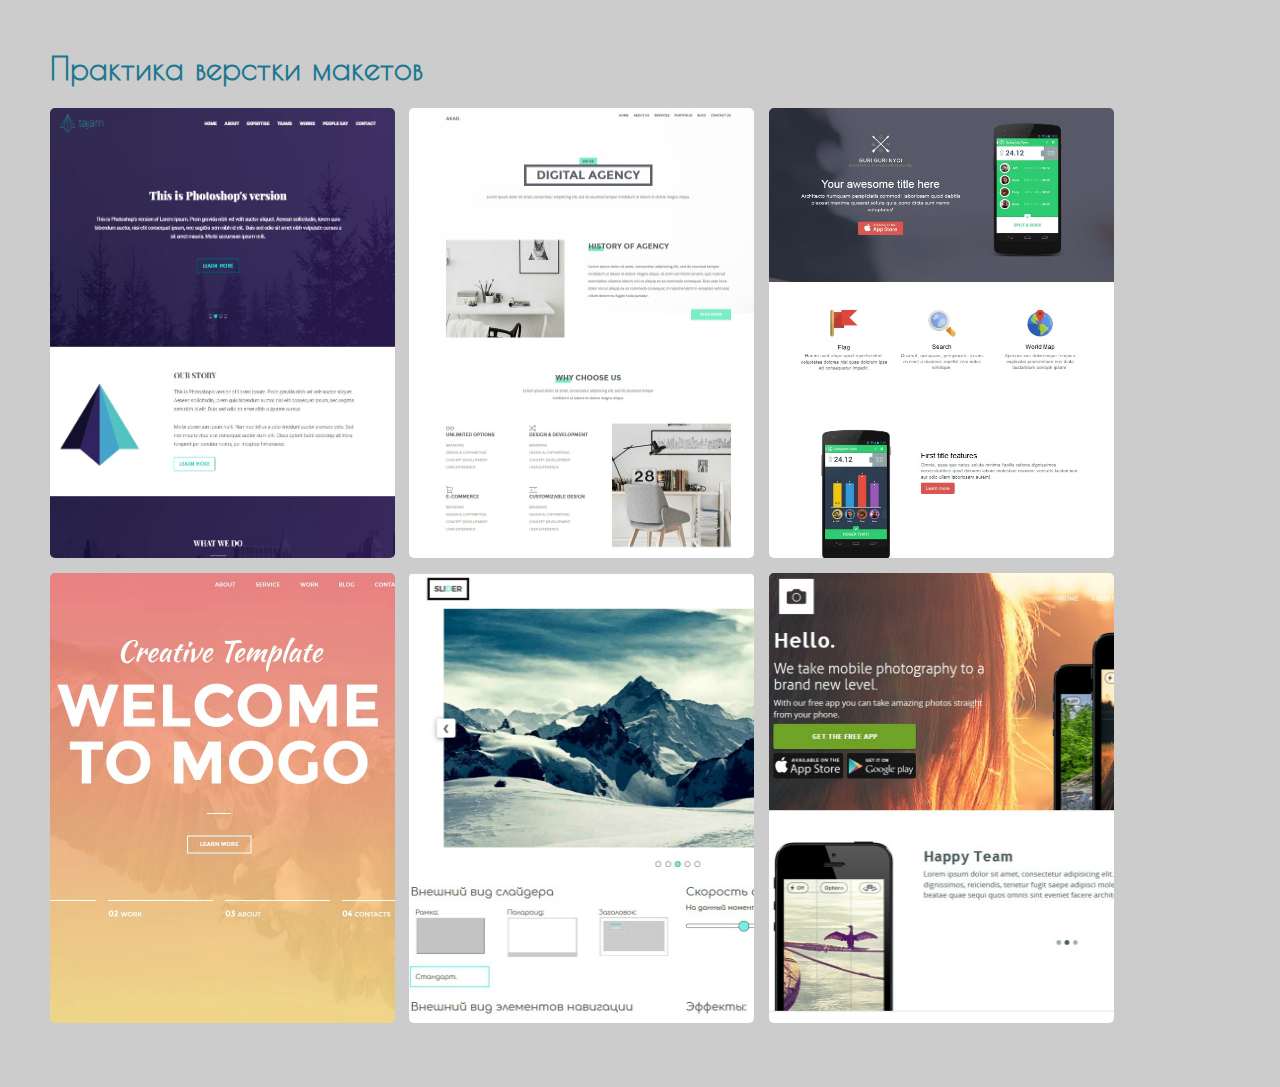
<file: index.html>
<!DOCTYPE html>
<html lang="ru">
<head>
	<title>Практика</title>
	<meta charset="utf-8">
	<meta name="viewport" content="width=device-width, initial-scale=1.0">
	<meta name="author" content="Victoria Kalashnyk">
	<link rel="shortcut icon" type="image/x-icon" href="image/favicon.ico">
	<link rel="stylesheet" href="css/normalize.css">
	<link rel="stylesheet" href="css/style.css">
	<link rel="stylesheet" href="css/ionicons.min.css">
</head>
<body>			

	<h1 class="caption">Практика верстки макетов</h1>
	
	<ul class="list">
		<li class="list__item">
			<a class="list__link" href="https://victoriakalashnyk.github.io/Tajam/">
				<img class="list__image" src="image/project-1.jpg" alt="project-1" width="345" height="450">
				<div class="list__block">
					<i class="ion-image list__icon"></i>
					<span class="list__title">Tajam</span>
					<p class="list__description">Первая верстка макета из PSD. Для адаптивности были использованы media-запросы.</p>
				</div>
			</a>
		</li>
		<li class="list__item">
			<a class="list__link" href="https://victoriakalashnyk.github.io/AKAD/">
				<img class="list__image" src="image/project-2.jpg" alt="project-2" width="345" height="450">
				<div class="list__block">
					<i class="ion-images list__icon"></i>
					<span class="list__title">Akad</span>
					<p class="list__description">Верстка многостраничного макета с применением фреймворка Bootstrap.</p>
				</div>
			</a>
		</li>
		<li class="list__item">
			<a class="list__link" href="https://victoriakalashnyk.github.io/GuriGuriNyoi/">
				<img class="list__image" src="image/project-3.jpg" alt="project-3" width="345" height="450">
				<div class="list__block">
					<i class="ion-eye list__icon"></i>
					<span class="list__title">Guri Guri Nyoi</span>
					<p class="list__description">Верстка одностраничного макета.</p>
				</div>
			</a>
		</li>
		<li class="list__item">
			<a class="list__link" href="https://victoriakalashnyk.github.io/MoGo/">
				<img class="list__image" src="image/project-4.jpg" alt="project-4" width="345" height="450">
				<div class="list__block">
					<i class="ion-eye list__icon"></i>
					<span class="list__title">MoGo</span>
					<p class="list__description">Верстка макета еще в работе.</p>
				</div>
			</a>
		</li>
		<li class="list__item">
			<a class="list__link" href="https://victoriakalashnyk.github.io/Slider/">
				<img class="list__image" src="image/project-5.jpg" alt="project-5" width="345" height="450">
				<div class="list__block">
					<i class="ion-eye list__icon"></i>
					<span class="list__title">Slider</span>
					<p class="list__description">Слайдер с настройками внешнего вида</p>
				</div>
			</a>
		</li>
		<li class="list__item">
			<a class="list__link" href="https://victoriakalashnyk.github.io/Bootstrap3_website/">
				<img class="list__image" src="image/project-6.jpg" alt="project-5" width="345" height="450">
				<div class="list__block">
					<i class="ion-eye list__icon"></i>
					<span class="list__title">Bootstrap3 website</span>
					<p class="list__description">Еще одна практика использования фремворка Bootstrap3</p>
				</div>
			</a>
		</li>
	</ul>

</body>
</html>
</file>
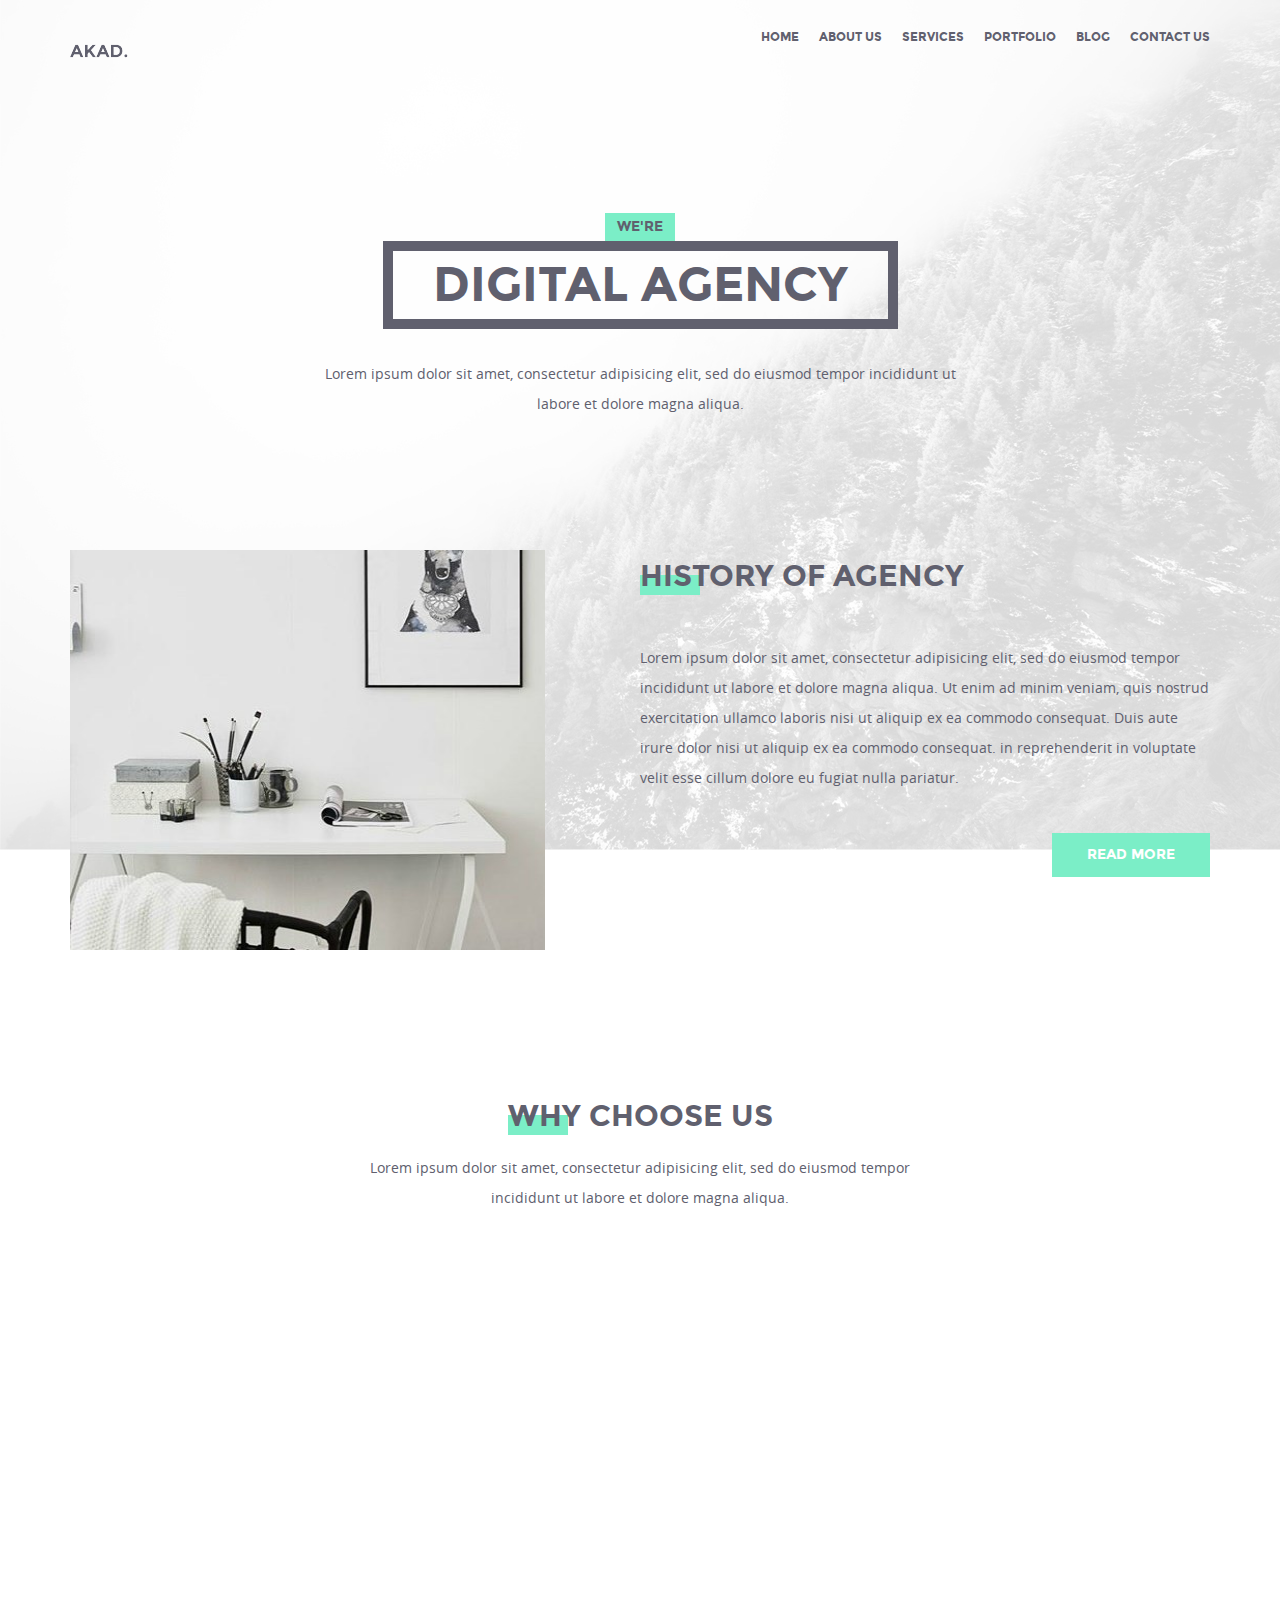
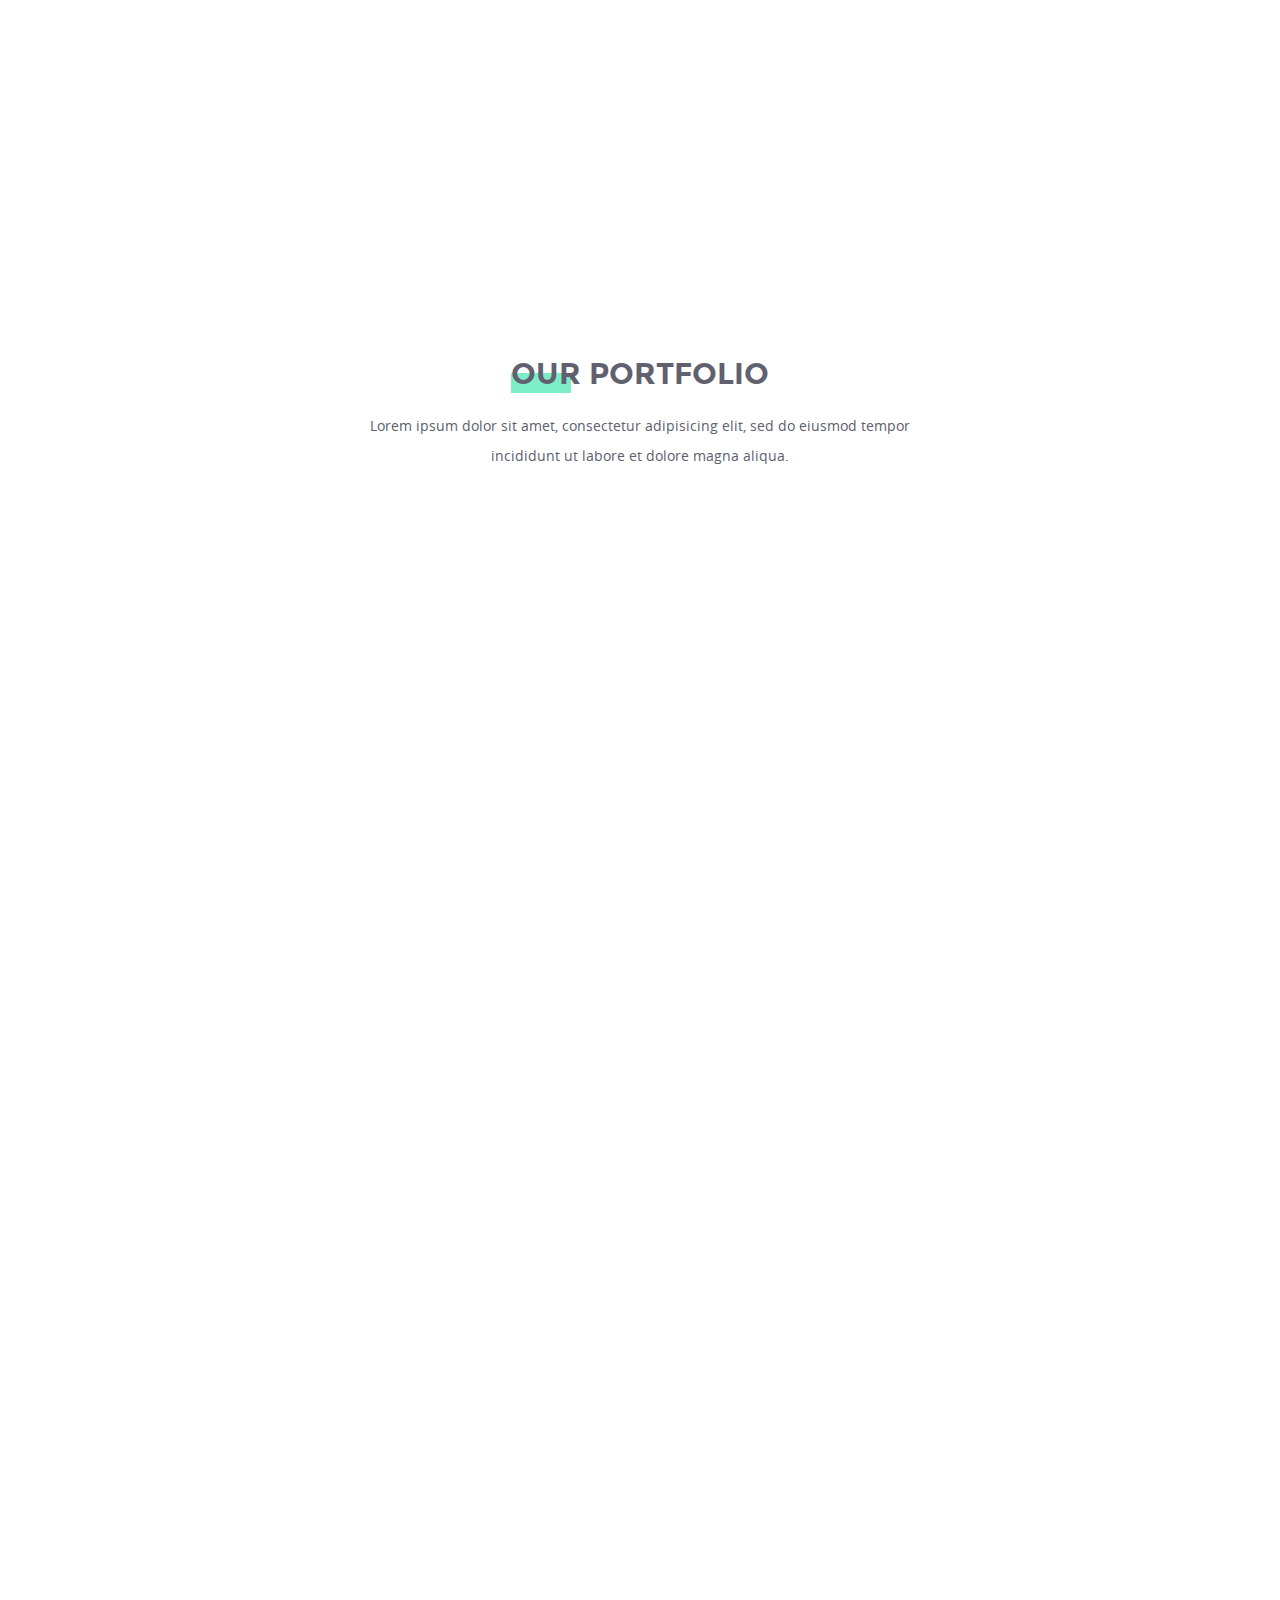
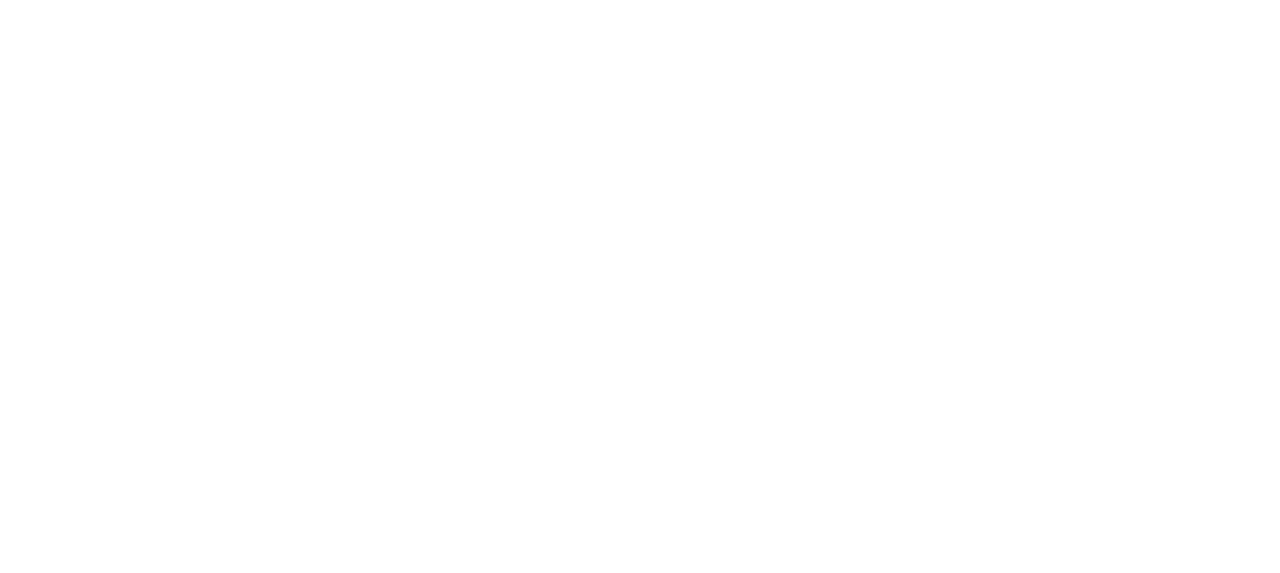
<file: AKAD/index.html>
<!DOCTYPE html>
<html lang="en">
<head>
	<title>AKAD</title>
	<meta charset="utf-8">
	<meta name="keywords" content="veniam, quis, minim, enim, magna">
	<meta name="description" content="AKAD is a creative and modern template for digital agencies">
	<meta name="viewport" content="width=device-width, initial-scale=1.0">
	<link rel="shortcut icon" type="image/x-icon" href="image/favicon.ico">
	<link rel="stylesheet" href="css/bootstrap.min.css">
	<link rel="stylesheet" href="css/ionicons.min.css">
	<link rel="stylesheet" href="css/flexslider.css">
    <link rel="stylesheet" href="css/animate.css">   	
	<link rel="stylesheet" href="css/style.css">
</head>
<body>			

<!-- HEADER --> 
	<header class="main-header">
		<div class="container">
			<div class="logo">
				<a href="index.html"><img src="image/logo.png" alt="Logo"></a>
			</div>
			<div class="menu bold-text">
			
				<!-- MENU -->
				<nav class="desktop-nav">
					<ul class="first-level">
						<li><a href="index.html">Home</a></li>
						<li><a href="about.html">about us</a></li>
						<li><a href="services.html">services</a></li>
						<li><a href="">portfolio</a>
							<ul class="second-level">
								<li><a href="portfolio.html">portfolio list</a></li>
								<li><a href="single-project.html">single project 1</a></li>
								<li><a href="single-project.html">single project 2</a></li>
							</ul>
						</li>
						<li><a href="">blog</a>
							<ul class="second-level">
								<li><a href="blog.html">posts list</a></li>
								<li><a href="blog.html">single post</a></li>
							</ul>
						</li>
						<li><a href="contact.html">contact us</a></li>
					</ul>
				</nav>
				
				<!-- MENU MOBILE -->
				<nav class="mobile-nav"></nav>
				<div class="menu-icon">
					<div class="line"></div>
					<div class="line"></div>
					<div class="line"></div>
				</div>
			</div>
		</div>
	</header>

<!-- The main site title -->
	<div class="site-title">
		<ul class="slides slide-title">
			<li>
				<div><span class="small-title bold-text">we're</span></div>
				<div class="big-title bold-text">digital agency</div>
				<p>Lorem ipsum dolor sit amet, consectetur adipisicing elit, sed do eiusmod	tempor incididunt ut labore et dolore magna aliqua.</p>
			</li>
			<li>
				<div><span class="small-title bold-text">we do</span></div>
				<div class="big-title bold-text">creative stuff</div>
				<p>Lorem ipsum dolor sit amet, consectetur adipisicing elit, sed do eiusmod	tempor incididunt ut labore et dolore magna aliqua. Ut enim ad minim veniam, quis nostrud exercitation ullamco laboris nisi ut aliquip ex ea commodo
				consequat.</p>
			</li>
		</ul>
	</div>
	
<!-- History of Agency -->
	<div class="container">
		<div class="agency">
			<div class="col-md-5 col-sm-12">
				<div class="row">
					<img src="image/history.jpg" alt="image">
				</div>
			</div>
			<div class="col-md-offset-1 col-md-6 col-sm-12">
				<div class="row">
					<h2 class="caption bold-text">history of agency</h2>
					<p>Lorem ipsum dolor sit amet, consectetur adipisicing elit, sed do eiusmod tempor incididunt ut labore et dolore magna aliqua. Ut enim ad minim veniam, quis nostrud exercitation ullamco laboris nisi ut aliquip ex ea commodo consequat. Duis aute irure dolor nisi ut aliquip ex ea commodo consequat. in reprehenderit in voluptate velit esse cillum dolore eu fugiat nulla pariatur.</p>
					<a href="" class="button bold-text">Read more</a>
				</div>
			</div>
		</div>
	</div>
	
<!-- Why choose us -->
	<section class="services">
		<div class="container">
			<div class="row">
				<h2 class="caption bold-text">why choose us</h2>
				<p>Lorem ipsum dolor sit amet, consectetur adipisicing elit, sed do eiusmod tempor incididunt ut labore et dolore magna aliqua.</p>	
			</div>
			<div class="col-md-7 col-sm-12 services-left wow fadeInUp">
				<div class="row">
					<div class="col-md-6 col-sm-12">
						<div class="row">
							<i class="icon ion-ios-infinite-outline"></i>
							<span class="bold-text service-title">unlimited options</span>
							<ul>
								<li>branding</li>
								<li>design &amp; copywriting</li>
								<li>concept development</li>
								<li>user experience</li>
							</ul>
						</div>
					</div>
					<div class="col-md-6 col-sm-12">
						<div class="row">
							<i class="icon ion-ios-shuffle"></i>
							<span class="bold-text service-title">design &amp; development</span>
							<ul>
								<li>branding</li>
								<li>design &amp; copywriting</li>
								<li>concept development</li>
								<li>user experience</li>
							</ul>
						</div>
					</div>
				</div>
				<div class="row" style="margin-top:50px">
					<div class="col-md-6 col-sm-12">
						<div class="row">
							<i class="icon ion-ios-cart-outline"></i>
							<span class="bold-text service-title ">e-commerce</span>
							<ul>
								<li>branding</li>
								<li>design &amp; copywriting</li>
								<li>concept development</li>
								<li>user experience</li>
							</ul>
						</div>
					</div>
					<div class="col-md-6 col-sm-12">
						<div class="row">
							<i class="icon ion-ios-settings"></i>
							<span class="bold-text service-title">customizable design</span>
							<ul>
								<li>branding</li>
								<li>design &amp; copywriting</li>
								<li>concept development</li>
								<li>user experience</li>
							</ul>
						</div>
					</div>
				</div>
			</div>
			<div class="col-md-5 col-sm-12 services-right wow fadeInUp">
				<div class="row">
				<img src="image/about.jpg" alt="image">
				</div>
			</div>
		</div>
	</section>
	
<!-- Portfolio -->
	<section class="portfolio">
		<div class="container">
			<div class="row">
				<div class="section-title">
					<h2 class="caption bold-text">our portfolio</h2>
					<p>Lorem ipsum dolor sit amet, consectetur adipisicing elit, sed do eiusmod tempor incididunt ut labore et dolore magna aliqua.</p>	
				</div>
			</div>
				
			<!-- Categories -->
			<div class="col-md-3">
				<div class="row categories-grid wow fadeInLeft">
					<span class="bold-text">choose category</span>

					<nav class="categories">
						<ul class="portfolio_filter">
							<li><a href="" class="active" data-filter="*">all</a></li>
							<li><a href="" data-filter=".photography">photography</a></li>
							<li><a href="" data-filter=".web">webdesign</a></li>
							<li><a href="" data-filter=".logo">logo</a></li>
							<li><a href="" data-filter=".graphics">graphics</a></li>
							<li><a href="" data-filter=".ads">advertising</a></li>
							<li><a href="" data-filter=".fashion">fashion</a></li>
						</ul>
					</nav>
				</div>
			</div>

			<div class="col-md-9">
				<div class="row portfolio_container">
				
					<div class="col-md-4 photography">
						<a href="single-project.html" class="portfolio_item work-grid wow fadeInUp">
							<img src="image/photo-2.jpg" alt="image">
							<div class="portfolio_item_hover">
								<div class="item_info">
									<span>Brave man</span>
									<em>super hero</em>
								</div>
							</div>
						</a>
					</div>

					<div class="col-md-4 fashion logo">
						<a href="single-project.html" class="portfolio_item work-grid wow fadeInUp">
							<img src="image/photo-3.jpg" alt="image">
							<div class="portfolio_item_hover">
								<div class="item_info">
									<span>super man</span>
									<em>super hero</em>
								</div>
							</div>
						</a>
					</div>

					<div class="col-md-4 ads graphics">
						<a href="single-project.html" class="portfolio_item work-grid wow fadeInUp">
							<img src="image/photo-4.jpg" alt="image">
							<div class="portfolio_item_hover">
								<div class="item_info">
									<span>bat man</span>
									<em>super hero</em>
								</div>
							</div>
						</a>
					</div>

					<div class="col-md-4 fashion ads">
						<a href="single-project.html" class="portfolio_item work-grid wow fadeInUp">
							<img src="image/photo-5.jpg" alt="image">
							<div class="portfolio_item_hover">
								<div class="item_info">
									<span>spider man</span>
									<em>super hero</em>
								</div>
							</div>
						</a>
					</div>

					<div class="col-md-4 graphics ads">
						<a href="single-project.html" class="portfolio_item work-grid wow fadeInUp">
							<img src="image/photo-6.jpg" alt="image">
							<div class="portfolio_item_hover">
								<div class="item_info">
									<span>iron man</span>
									<em>super hero</em>
								</div>
							</div>
						</a>
					</div>

					<div class="col-md-4 logo web photography">
						<a href="single-project.html" class="portfolio_item work-grid wow fadeInUp">
							<img src="image/photo-7.jpg" alt="image">
							<div class="portfolio_item_hover">
								<div class="item_info">
									<span>iron man</span>
									<em>super hero</em>
								</div>
							</div>
						</a>
					</div>

					<div class="col-md-4 ads graphics">
						<a href="single-project.html" class="portfolio_item work-grid wow fadeInUp">
							<img src="image/photo-8.jpg" alt="image">
							<div class="portfolio_item_hover">
								<div class="item_info">
									<span>iron man</span>
									<em>super hero</em>
								</div>
							</div>
						</a>
					</div>

					<div class="col-md-4 web fashion photography">
						<a href="single-project.html" class="portfolio_item work-grid wow fadeInUp">
							<img src="image/photo-9.jpg" alt="image">
							<div class="portfolio_item_hover">
								<div class="item_info">
									<span>iron man</span>
									<em>super hero</em>
								</div>
							</div>
						</a>
					</div>

					<div class="col-md-4 web fashion logo">
						<a href="single-project.html" class="portfolio_item work-grid wow fadeInUp">
							<img src="image/photo-10.jpg" alt="image">
							<div class="portfolio_item_hover">
								<div class="item_info">
									<span>iron man</span>
									<em>super hero</em>
								</div>
							</div>
						</a>
					</div>
				</div>
			</div>
		</div>
	</section>
	
<!-- Green sector -->
	<section class="green-sector wow fadeInUp"> 
		<div class="container">
			<div class="col-md-6 col-sm-12">
				<div class="row">
					<span class="white-text bold-text">you think we're cool? let's work together
					</span>
					<a href="" class="button bold-text">get in touch</a>
				</div>
			</div>
			
			<div class="col-md-6 col-sm-12">
				<div class="row">
					<div class="white-section">
						<span class="gray-text bold-text">stay informed with our newsletter</span>
						<p>
							Lorem ipsum dolor sit amet, consectetur adipisicing elit, sed do eiusmod
							tempor incididunt ut labore et dolore magna aliqua.
						</p>
						<form action="#" method="post">
							<div class="input">
								<input type="text" name="email" placeholder="your email">
							</div>
							<button type="submit"><span class="bold-text">send</span></button>
						</form>
					</div>
				</div>
			</div>
		</div>
	</section>
	
<!-- FOOTER --> 
	<footer class="main-footer wow fadeInUp">
		<div class="container">
			<div class="col-md-8 col-sm-12">
				<div class="row">
					<nav class="footer-nav">
						<ul>
							<li><a href="index.html">Home</a></li>
							<li><a href="about.html">about us</a></li>
							<li><a href="services.html">services</a></li>
							<li><a href="portfolio.html">portfolio</a></li>
							<li><a href="blog.html">blog</a></li>
							<li><a href="contact.html">contact us</a></li>
						</ul>
					</nav>
				</div>
			</div>

			<div class="col-md-4 col-sm-12" style="text-align:right">
				<div class="row">
					<div class="gray-text">
						created by akhouad &copy;2016. all rights reserved.
					</div>
					<ul class="social-icons" style="margin-top:30px;float:right">
						<li><a href="https://www.facebook.com"><i class="icon ion-social-facebook"></i></a></li>
						<li><a href="https://twitter.com"><i class="icon ion-social-twitter"></i></a></li>
						<li><a href="https://www.youtube.com"><i class="icon ion-social-youtube"></i></a></li>
						<li><a href="https://www.linkedin.com"><i class="icon ion-social-linkedin"></i></a></li>
						<li><a href="https://www.pinterest.com"><i class="icon ion-social-pinterest"></i></a></li>
						<li><a href="https://www.instagram.com"><i class="icon ion-social-instagram"></i></a></li>
					</ul>
				</div>
			</div>
		</div>
	</footer>



	<script src="js/jquery-2.1.4.min.js"></script>
	<script src="js/isotope.pkgd.min.js"></script>
	<script src="js/jquery.flexslider.js"></script>
	<script src="js/wow.min.js"></script>
    <script src="js/main.js"></script>

	<script>

	  $(window).load(function() {
	  
		new WOW().init();
		
		// 	Initialization slide
		$('.site-title').flexslider({
			animation: "fade",
			slideshowSpeed: 5000,
			directionNav: false,
			controlNav: false, 
			slideToStart: 0,
			animationLoop: true,
			pauseOnHover: false,
		});
		
		// Initialization block layout
		var $container = $('.portfolio_container');
		$container.isotope({
			filter: '*',
		});
			 
		$('.portfolio_filter a').click(function(){
			$('.portfolio_filter .active').removeClass('active');
			$(this).addClass('active');
			 
			var selector = $(this).attr('data-filter');
			$container.isotope({
				filter: selector,
				animationOptions: {
					duration: 500,
					animationEngine : "jquery"
				}
			});
			return false;
		}); 
		
		

	  });

	</script>



</body>
</html>
</file>
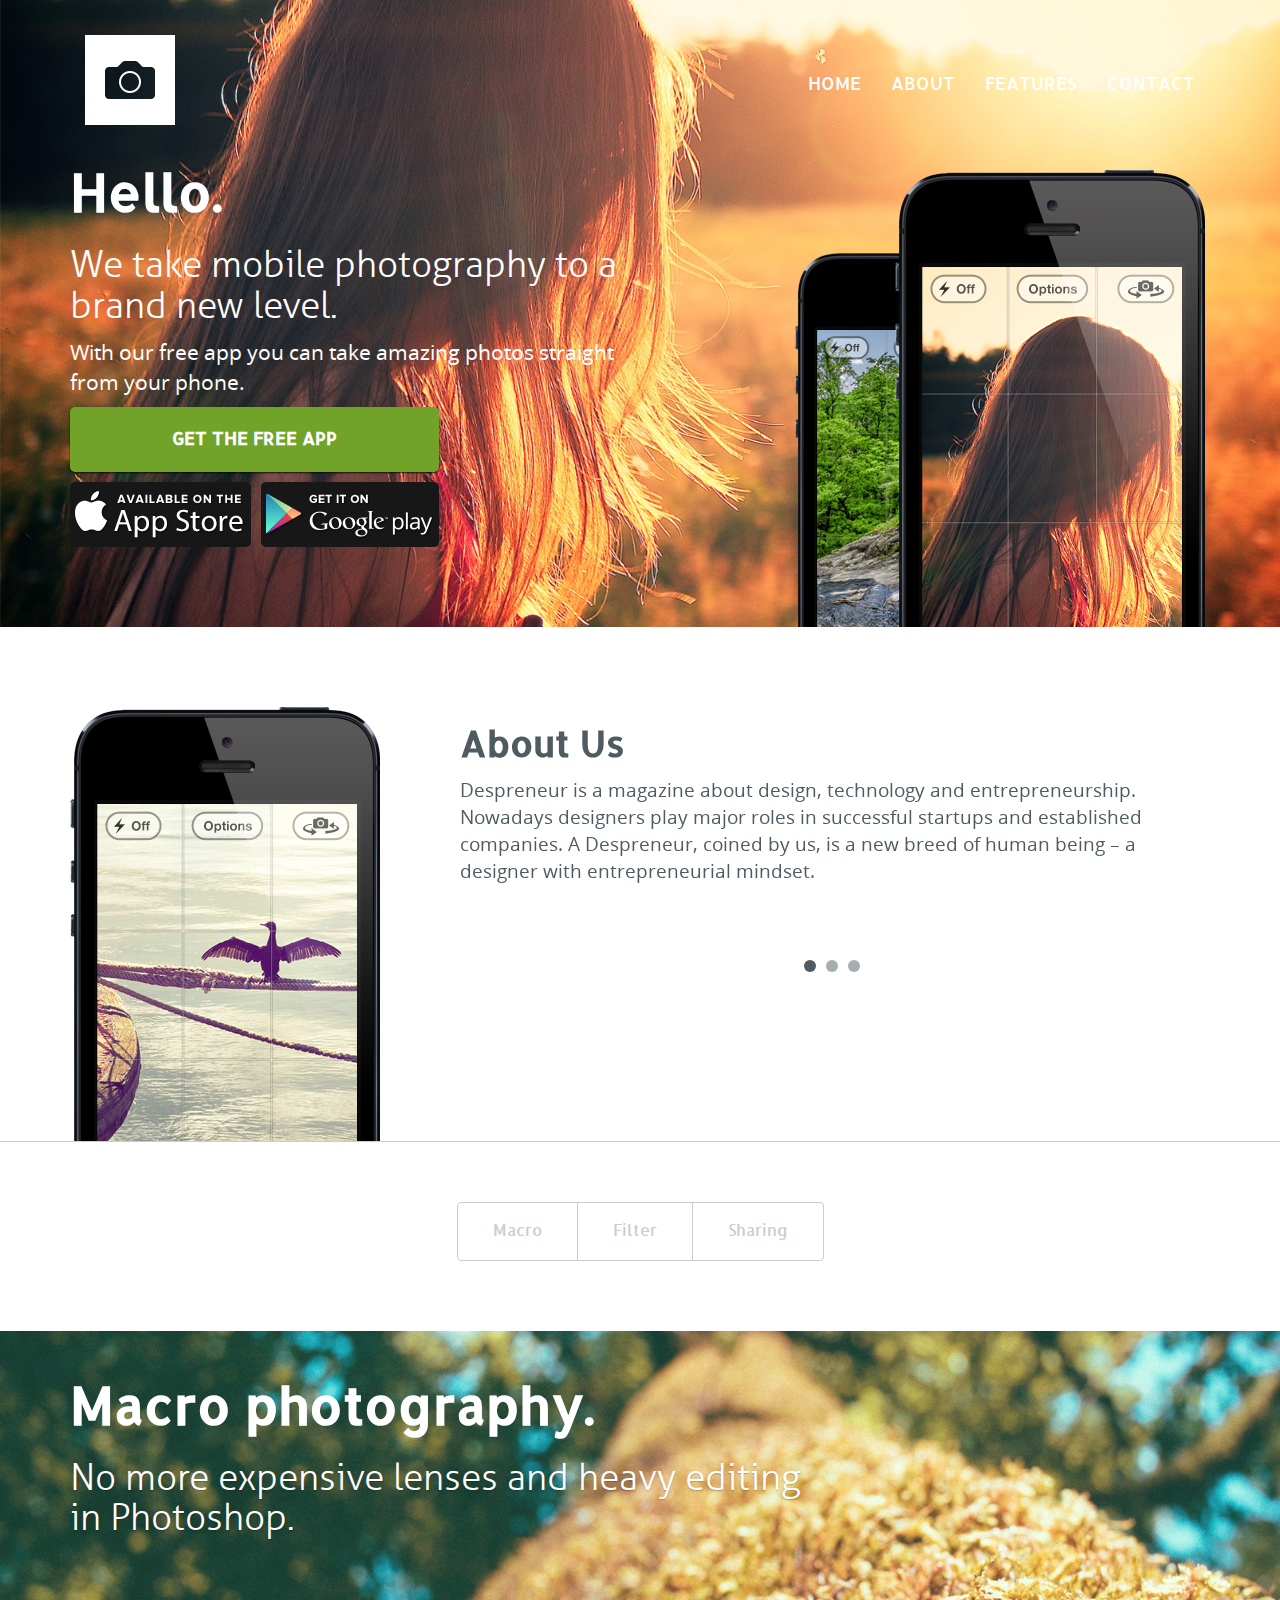
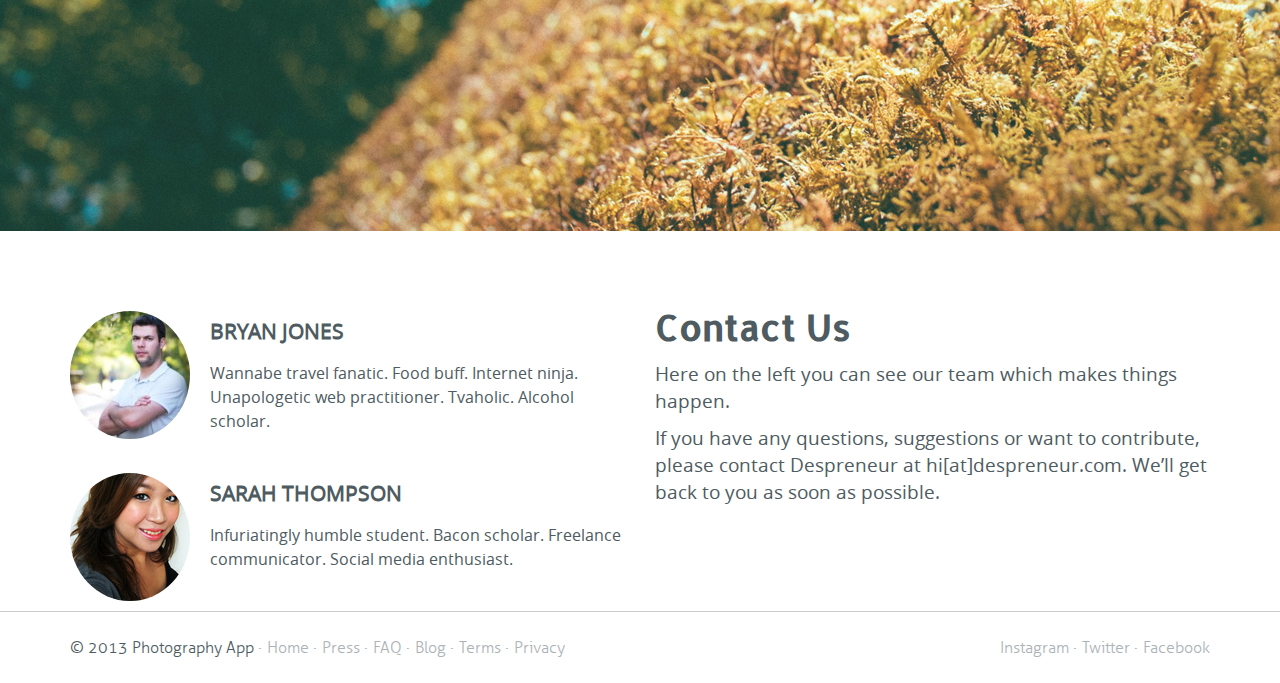
<file: Bootstrap3_website/index.html>
<!DOCTYPE html>
<html lang="en">
<head>
	<title>Photography App</title>
	
	<meta charset="utf-8">
	<meta name="keywords" content="molestiae, maxime, labore, dolorem, quod">
	<meta name="description" content="Lorem ipsum dolor sit amet, consectetur adipisicing elit. Iste nostrum blanditiis cupiditate laborum fuga quisquam quas praesentium veritatis architecto. Cumque!">
	<meta http-equiv="X-UA-Compatible" content="IE=edge">
	<meta name="viewport" content="width=device-width, initial-scale=1.0">
	<meta name="author" content="Victoria Kalashnyk">
		
	<link rel="shortcut icon" type="image/x-icon" href="image/favicon.ico">
	<link rel="stylesheet" href="css/bootstrap.min.css">
	<link rel="stylesheet" href="css/style.css">  
	
</head>
<body>	
	
<!-- HEADER -->
	<header class="header" id="home">
		<div class="container">
						
            <!-- website navigation -->
			<nav class="navbar navbar-default" role="navigation">
				<div class="container">
					<!-- mobile nav -->
					<div class="navbar-header">
						<button type="button" class="navbar-toggle" data-toggle="collapse" data-target="#main-menu" aria-expanded="false">
							<span class="sr-only">Toggle navigation</span>
							<span class="icon-bar"></span>
							<span class="icon-bar"></span>
							<span class="icon-bar"></span>
						</button>
						
						<!-- logotype -->
						<a href="#" class="navbar-brand">
							<img class="navbar__logo" src="image/logo.png" alt="LOGO">
						</a>
					</div>
					
					<!-- desktop nav -->
					<div class="collapse navbar-collapse navbar-right" id="main-menu">
						<ul class="nav navbar-nav">
							<li><a class="navbar__link" href="#home">Home</a></li>
							<li><a class="navbar__link" href="#about">About</a></li>
							<li><a class="navbar__link" href="#features">Features</a></li>
							<li><a class="navbar__link" href="#contact">Contact</a></li>
						</ul>
					</div>	
				</div>
			</nav>
			
			<div class="row">
			    <div class="col-md-6 col-sm-6 col-xs-12">
			        <div class="title">
						<h1 class="title__main">Hello.</h1>
						<h2 class="title__full">We take mobile photography to a brand new level.</h2>
						<p class="title__sentence">With our free app you can take amazing photos straight from your phone.</p>
					</div>
					<div class="button">
						<a href="#" class="button__link button__link_big button__link_big_focused">Get the free app</a><br>
						<a href="#" class="button__link button__link_small button__link_small_focused"><img src="image/app-store.png" alt="download on the apple store" class="button__image"></a>
						<a href="#" class="button__link button__link_small button__link_small_focused"><img src="image/google-play.png" alt="get in on google play" class="button__image"></a>
					</div>
				</div>
				<div class="col-md-6 col-sm-6 hidden-xs">
				    <div class="screen-photo pull-right">
					    <div class="screen-photo__block">
						    <img class="screen-photo__image img-responsive" src="image/iPhone-1.png" alt="iPhone">
						</div>
						<div class="screen-photo__block">
						    <img class="screen-photo__image img-responsive" src="image/iPhone-2.png" alt="iPhone">
						</div>
					</div>
				</div>
			</div>
		</div>
	</header>	

<!-- ABOUT US -->
	<section class="about" id="about">
	    <div class="container">
		    <div class="row">
			
			    <!-- phone image -->
			    <div class="col-md-4 col-sm-4 col-xs-12">
					<div class="phone">
						<img src="image/iPhone-3.png" alt="iPhone" class="img-responsive phone__image">
					</div>
				</div>
				
				<!-- slider -->
				<div class="col-md-8 col-sm-8 col-xs-12">
					<div class="slider carousel slide" id="myCarousel">
					    
						<!-- wrapper for slides -->
						<div class="slider__content carousel-inner">
							<div class="slider__item item active">
								<div class="slider__text">
								    <h3 class="slider__topic">About Us</h3>
									<p class="slider__description">
										Despreneur is a magazine about design, technology and entrepreneurship. 
										Nowadays designers play major roles in successful startups and established 
										companies. A Despreneur, coined by us, is  a new breed of human being – 
										a designer with entrepreneurial mindset.
									</p>
								</div>
							</div>
							<div class="slider__item item">
								<div class="slider__text">
								    <h3 class="slider__topic">Happy Team</h3>
									<p class="slider__description">
										Lorem ipsum dolor sit amet, consectetur adipisicing elit. Optio, perferendis, 
										dignissimos, reiciendis, tenetur fugit saepe adipisci molestias similique quas 
										fuga beatae quae sequi quos omnis sint eveniet facere architecto eos ratione 
										totam.
									</p>
								</div>
							</div>
							<div class="slider__item item">
								<div class="slider__text">
								    <h3 class="slider__topic">What we do</h3>
									<p class="slider__description">
										Lorem ipsum dolor sit amet, consectetur adipisicing elit. Dolor, corporis, 
										quia quaerat laudantium officiis sint modi labore repudiandae reiciendis minima 
										enim laboriosam optio velit molestiae.
									</p>
								</div>
							</div>
						</div>
						
						<!-- Indicators -->
						<ol class="carousel-indicators slider__indicators">
							<li data-target="#myCarousel" data-slide-to="0" class="active slider__dot"></li>
							<li data-target="#myCarousel" data-slide-to="1" class="slider__dot"></li>
							<li data-target="#myCarousel" data-slide-to="2" class="slider__dot"></li>
						</ol>
						
					</div>
				</div>
	
			</div>
		</div>
		<hr class="line hidden-xs">
	</section>
	
<!-- FEATURES MENU -->
	<section class="features" id="features">
	    <div class="container">
		
			<!-- button group -->
		    <div class="row">
			    <div class="btn-group">
				    <button type="button" class="btn btn-default">Macro</button>
				    <button type="button" class="btn btn-default">Filter</button>
				    <button type="button" class="btn btn-default">Sharing</button>
				</div>
			</div>
		</div>
		<div class="features-bg">
		    <div class="container">
		        <div class="row">
				    <div class="col-md-8 col-sm-8 col-xs-8">
					    <div class="features__content">
						   <h3 class="features__caption">Macro photography.</h3>
						   <p class="features__sentence">No more expensive lenses and heavy editing in Photoshop.</p>
						</div>
				    </div>
				</div>
			</div>
		</div>
	</section>
	
<!-- CONTACT -->
	<section class="contact" id="contact">
	    <div class="container">
		    <div class="row">
			    <div class="col-md-6 col-sm-6 col-xs-12">
				
				    <!-- person -->
				    <div class="person">
					    <img src="image/person-1.jpg" alt="person" class="person__image img-circle pull-left">
						<h5 class="person__name">Bryan Jones</h5>
					    <p class="person__description">
						    Wannabe travel fanatic. Food buff. Internet ninja. 
							Unapologetic web practitioner. Tvaholic. 
							Alcohol scholar.
						</p>
					</div>
					<div class="person">
					    <img src="image/person-2.jpg" alt="person" class="person__image img-circle pull-left">
						<h5 class="person__name">Sarah Thompson</h5>
					    <p class="person__description">
						    Infuriatingly humble student. Bacon scholar. 
							Freelance communicator. 
							Social media enthusiast.
						</p>
					</div>
					
				</div>
				<div class="col-md-6 col-sm-6 col-xs-12">
				
				    <!-- contact text -->
				    <div class="contact__content">
					    <h4 class="contact__title">Contact Us</h4>
						<p class="contact__description">
							Here on the left you can see our team which makes things happen.
						</p>
						<p class="contact__description">
							If you have any questions, suggestions or want to contribute, 
							please contact Despreneur at hi[at]despreneur.com. We’ll get 
							back to you as soon as possible.
						</p>
					</div>	
					
				</div>
			</div>
		</div>
	</section> 
	
<!-- FOOTER -->
	<footer class="footer">
	    <hr class="line">
		<div class="container">
		    <div class="row">
				<div class="footer__content_left">
				    <span class="footer__info">&copy; 2013 Photography App</span>
					<ul class="footer__list">
						<li class="footer__item"><a class="footer__link" href="index.html">Home</a></li>
						<li class="footer__item"><a class="footer__link" href="">Press</a></li>
						<li class="footer__item"><a class="footer__link" href="">FAQ</a></li>
						<li class="footer__item"><a class="footer__link" href="">Blog</a></li>
						<li class="footer__item"><a class="footer__link" href="">Terms</a></li>
						<li class="footer__item"><a class="footer__link" href="">Privacy</a></li>
					</ul>
				</div>
				<div class="footer__content_right">
				    <ul class="footer__list">
				    	<li class="footer__item"><a class="footer__link" href="https://www.instagram.com">Instagram</a></li>
				    	<li class="footer__item"><a class="footer__link" href="https://twitter.com">Twitter</a></li>
				    	<li class="footer__item"><a class="footer__link" href="https://www.facebook.com">Facebook</a></li>
				    </ul>
				</div>
			</div>		
		</div>
	</footer>
	
	<script src="js/jquery-3.1.1.min.js"></script>
	<script src="js/bootstrap.min.js"></script>
	
	<script>
		$(function (){
		
		    // Slider
			$('.carousel').carousel()
			
			// Smooth scrolling
			var $page = $('html, body');
		    $('a[href*="#"]').click(function() {
		        $page.animate({
                    scrollTop: $($.attr(this, 'href')).offset().top
				}, 800);
				return false;
			});
						
		});
	</script>

</body>
</html>
</file>
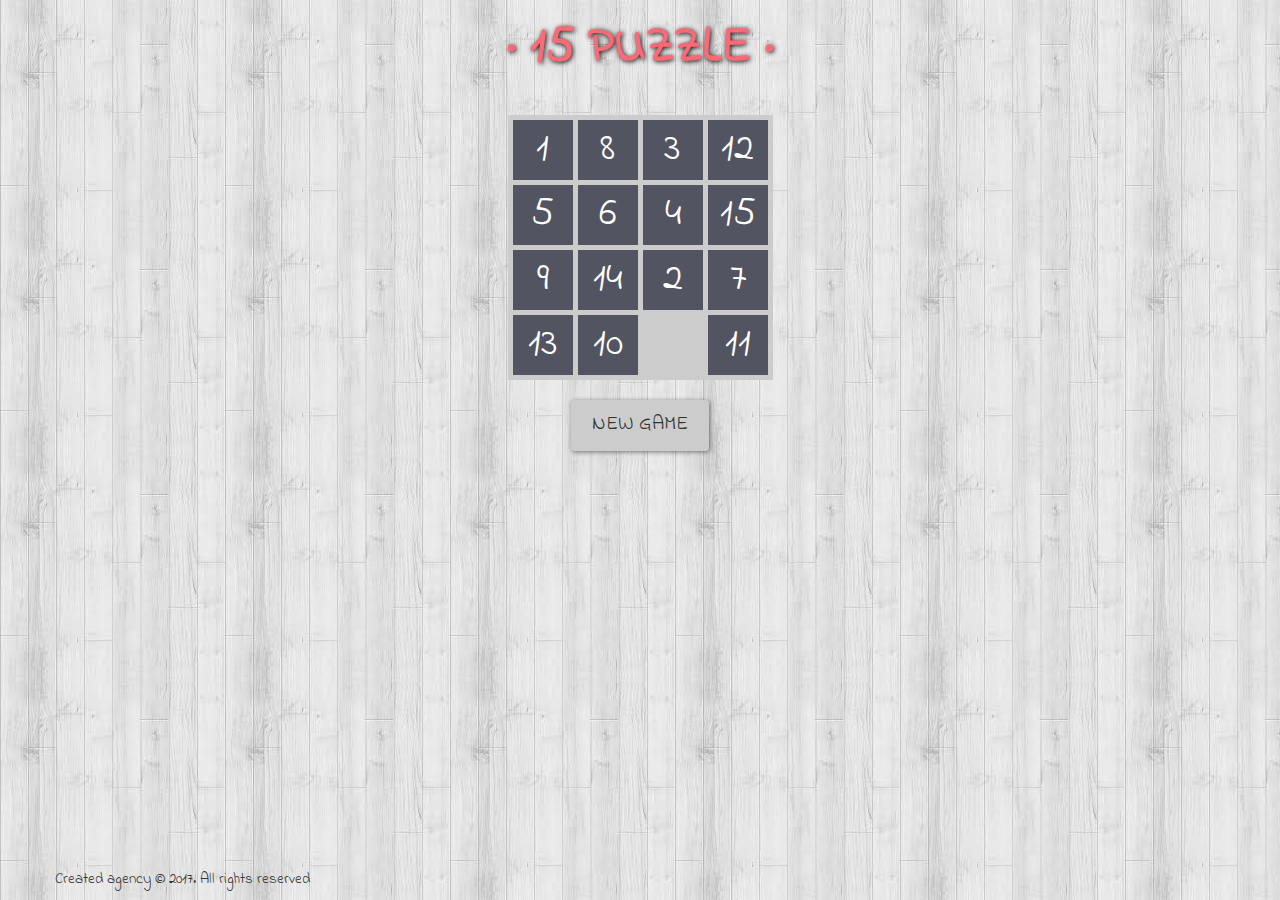
<file: Game/index.html>
<!DOCTYPE html>
<html lang="en">
<head>
	<title>Game</title>
	
	<meta charset="utf-8">
	<meta http-equiv="X-UA-Compatible" content="IE=edge">
	<meta name="viewport" content="width=device-width, initial-scale=1.0">
	<meta name="author" content="Victoria Kalashnyk">

	<link rel="shortcut icon" type="image/x-icon" href="image/favicon.ico">
	<link rel="stylesheet" href="css/bootstrap.min.css">
	<link rel="stylesheet" href="css/style.css">  
	
</head>
<body>	
	
<!-- HEADER -->
	<header class="header" id="home">
		<div class="container">
			<div class="row">
			    <h1 class="caption">&#183; 15 puzzle &#183;</h1>
			</div>
		</div>
	</header>

<!-- GAME -->
	<section>
	    <div class="container">
		    <div class="row">
				<div class="game">
					<div class="content" id="content"></div>
					<button class="button" type="button" onclick="newGame()">New Game</button>
				</div>
			</div>
		</div>
	</section>

<!-- FOOTER -->
	<footer class="footer">
		<div class="container">
		    <div class="row">
				<p class="pull-left">Created agency © 2017. All rights reserved</p>
			</div>
		</div>
	</footer>

	<script src="js/main.js"></script>
	
</body>
</html>
</file>
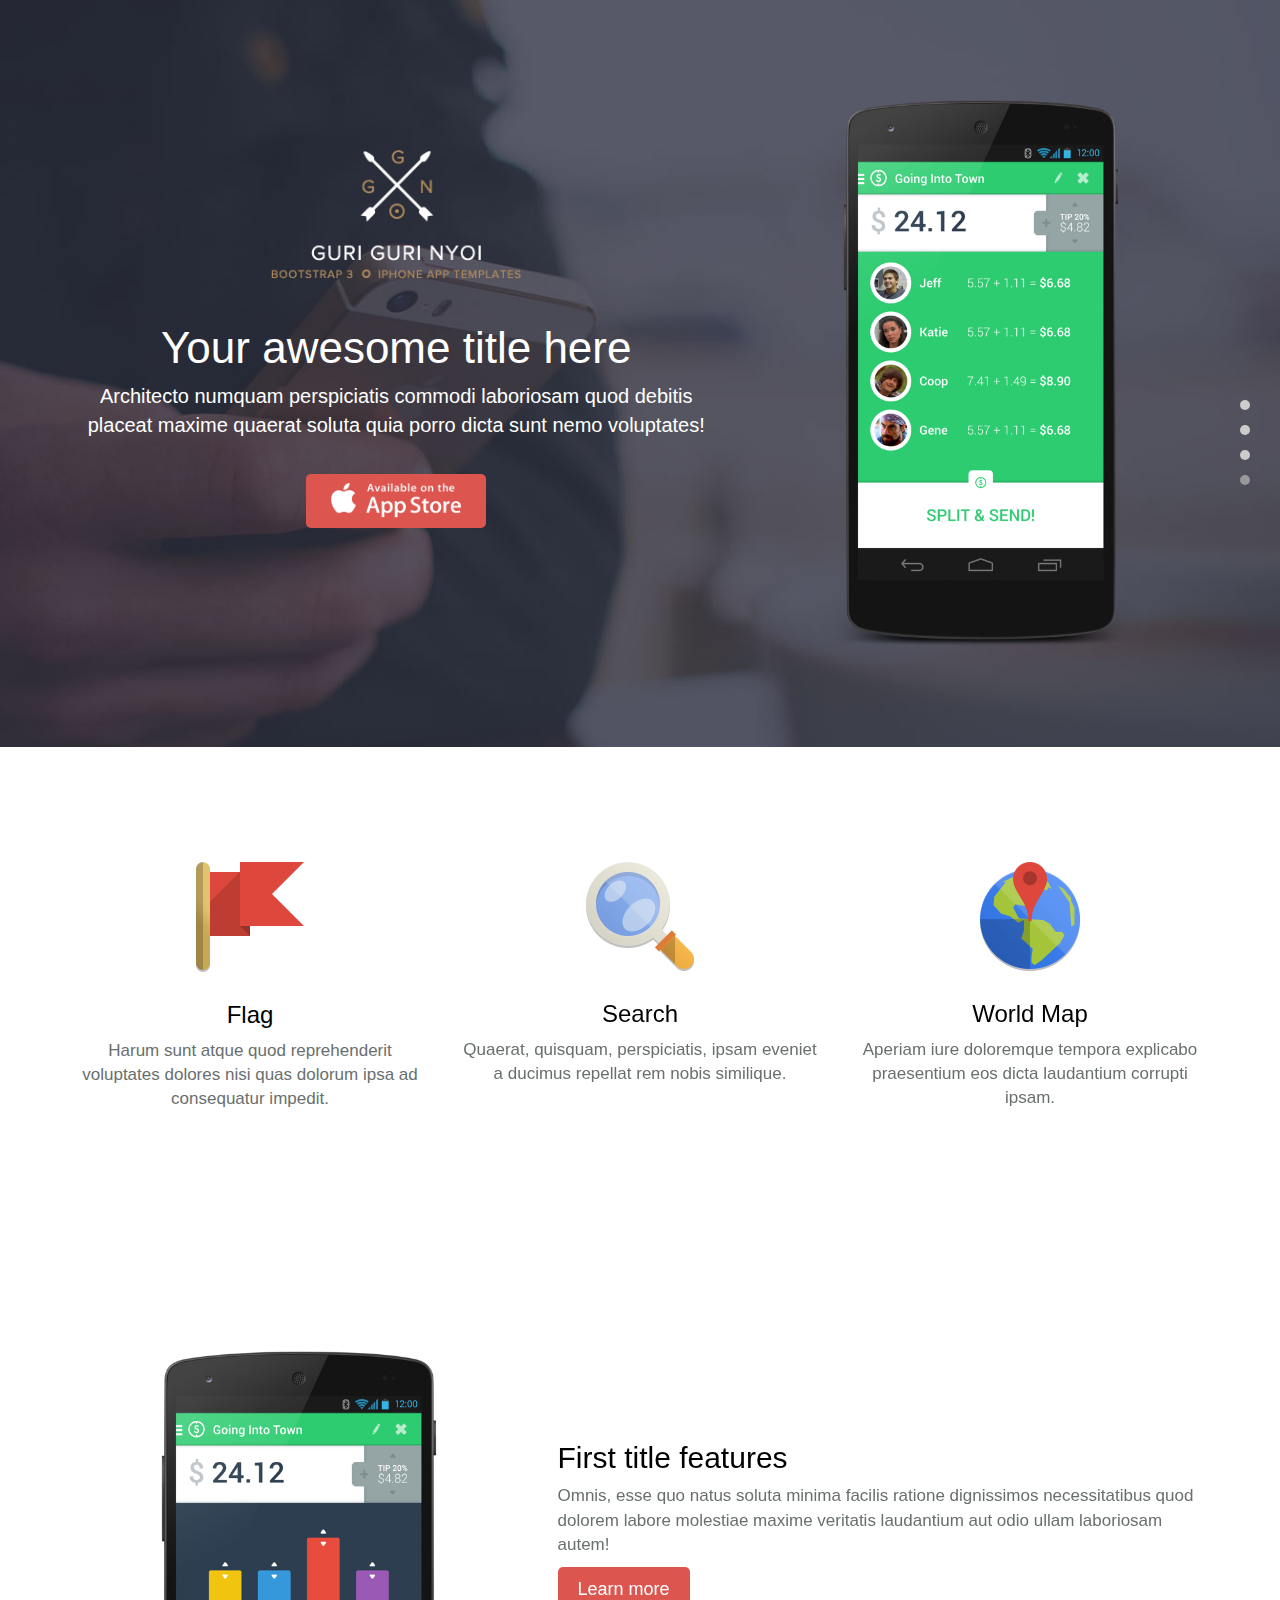
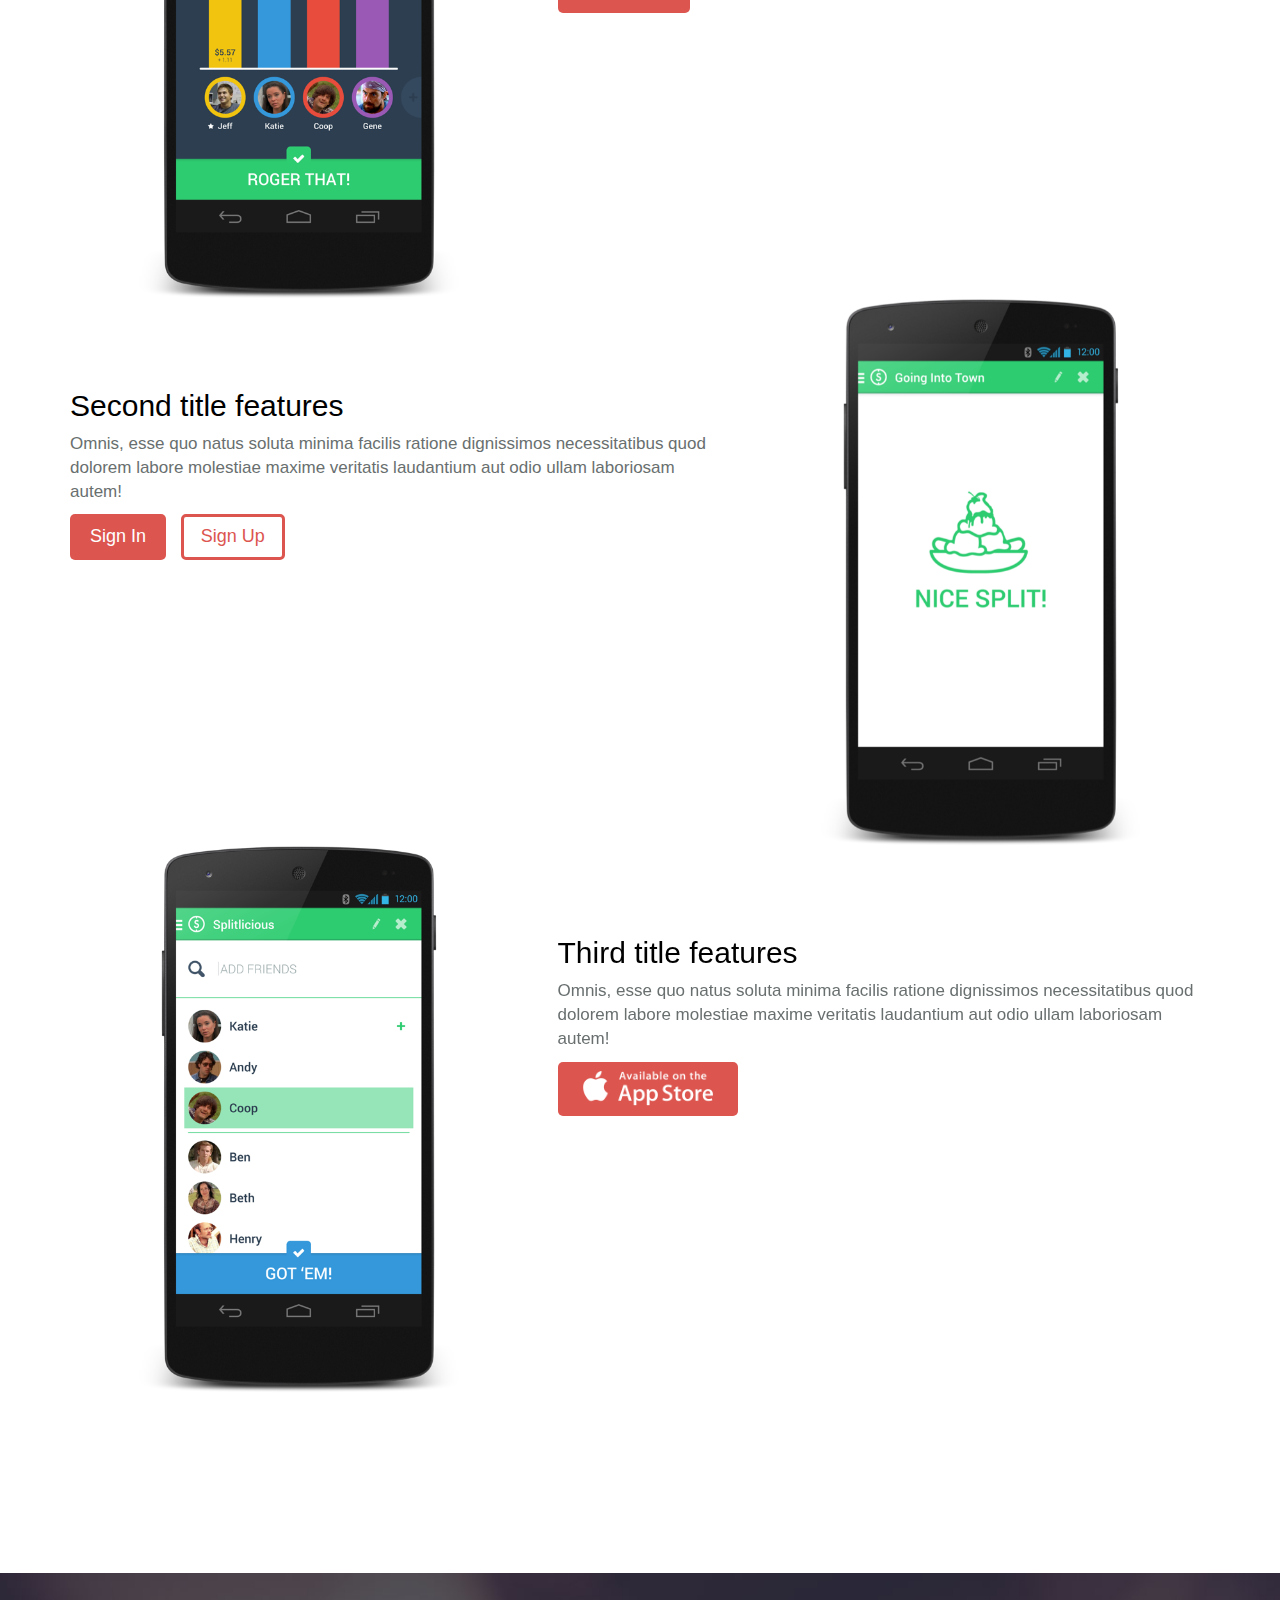
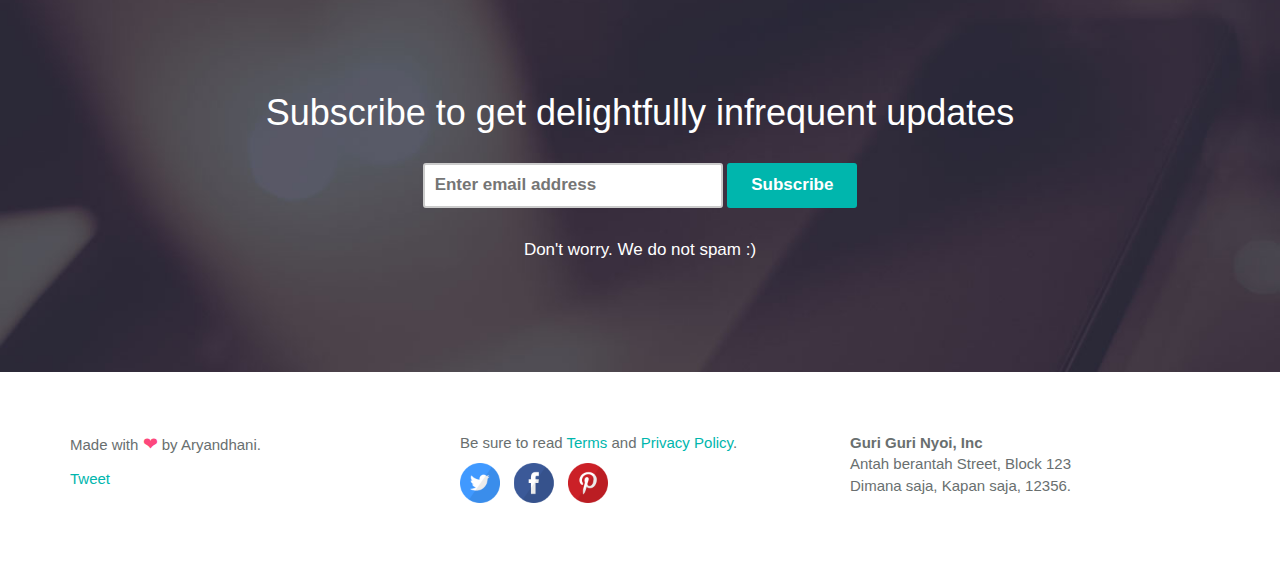
<file: GuriGuriNyoi/index.html>
<!DOCTYPE html>
<html lang="en">
<head>
	<title>Guri Guri Nyoi</title>
	<meta charset="utf-8">
	<meta name="keywords" content="molestiae, maxime, labore, dolorem, quod">
	<meta name="description" content="Lorem ipsum dolor sit amet, consectetur adipisicing elit. Iste nostrum blanditiis cupiditate laborum fuga quisquam quas praesentium veritatis architecto. Cumque!">
	<meta name="viewport" content="width=device-width, initial-scale=1.0">
	<meta name="author" content="Victoria Kalashnyk">
	<link rel="shortcut icon" type="image/x-icon" href="image/favicon.ico">
	<link rel="stylesheet" href="css/bootstrap.min.css">
	<link rel="stylesheet" href="css/style.css">
</head>
<body>			

	<header class="main-header section" id="back">
		<div class="container">
			<div class="row">
				<div class="col-md-7 col-sm-12">
					<div class="logo"><img src="image/logo.png" width="250" alt="Logo"></div>
					<h1>Your awesome title here</h1>
					<p>Architecto numquam perspiciatis commodi laboriosam quod debitis placeat maxime quaerat 
					soluta quia porro dicta sunt nemo voluptates!</p>
					<a href="" class="button"><img src="image/btn-app-store.png" width="180" alt="App Store"></a>
				</div>
				<div class="col-md-5 col-sm-12">
					<div><img src="image/tel-1.png" width="320" alt="Phone"></div>
				</div>
			</div>
		</div>
	</header>

	<nav class="navigation">
		<ul>
			<li><a href="#services"><div><span>Services</span></div></a></li>
			<li><a href="#features"><div><span>Features</span></div></a></li>
			<li><a href="#subscribe"><div><span>Subscribe</span></div></a></li>
			<li><a href="#back" class="active"><div><span>Back</span></div></a></li>
		</ul>
	</nav>
	
	<section class="services" id="services">
		<div class="container">
			<div class="row">
				<div class="col-md-4 col-sm-12 flag">
					<img src="image/flag.png" alt="Flag">
					<h3>Flag</h3>
					<p>Harum sunt atque quod reprehenderit voluptates dolores nisi quas dolorum ipsa ad 
					consequatur impedit.</p>
				</div>
				<div class="col-md-4 col-sm-12">
					<img src="image/search.png" alt="Search">
					<h3>Search</h3>
					<p>Quaerat, quisquam, perspiciatis, ipsam eveniet a ducimus repellat rem nobis similique.</p>
				</div>
				<div class="col-md-4 col-sm-12">
					<img src="image/world-map.png" alt="World-map">
					<h3>World Map</h3>
					<p>Aperiam iure doloremque tempora explicabo praesentium eos dicta laudantium corrupti ipsam.</p>
				</div>
			</div>
		</div>
	</section>

	<section class="features" id="features">
		<div class="container">
			<div class="row">
				<div class="col-md-5 col-sm-12 image-phone">
					<img src="image/tel-2.png" width="320" alt="Phone">
				</div>
				<div class="col-md-7 col-sm-12">
					<div class="info">
						<h2>First title features</h2>
						<p>Omnis, esse quo natus soluta minima facilis ratione dignissimos necessitatibus 
						quod dolorem labore molestiae maxime veritatis laudantium aut odio ullam laboriosam 
						autem!</p>
						<a href="" class="button">Learn more</a>
					</div>
				</div>
			</div>
			<div class="row">
				<div class="col-md-7 col-sm-12">
					<div class="info">
						<h2>Second title features</h2>
						<p>Omnis, esse quo natus soluta minima facilis ratione dignissimos necessitatibus 
						quod dolorem labore molestiae maxime veritatis laudantium aut odio ullam laboriosam 
						autem!</p>
						<a href="" class="button">Sign In</a>
						<a href="" class="button button-up">Sign Up</a>
					</div>
				</div>
				<div class="col-md-5 col-sm-12 image-phone">
					<img src="image/tel-4.png" width="320" alt="Phone">
				</div>
			</div>
			<div class="row">
				<div class="col-md-5 col-sm-12 image-phone">
					<img src="image/tel-3.png" width="320" alt="Phone">
				</div>
				<div class="col-md-7 col-sm-12 three">
					<div class="info">
						<h2>Third title features</h2>
						<p>Omnis, esse quo natus soluta minima facilis ratione dignissimos necessitatibus 
						quod dolorem labore molestiae maxime veritatis laudantium aut odio ullam laboriosam 
						autem!</p>
						<a href="" class="button"><img src="image/btn-app-store.png" width="180" alt="App Store"></a>
					</div>
				</div>
			</div>
		</div>
	</section>
	
	<section class="subscribe section" id="subscribe">
		<div class="container">
			<h2>Subscribe to get delightfully infrequent updates</h2>
			<form action="#" method="post">
			    <input type="text" name="email" placeholder="Enter email address">
				<button type="submit">Subscribe</button>
			</form>
			<p>Don't worry. We do not spam :)</p>
		</div>	
	</section>
	
	<footer class="main-footer">
		<div class="container">
			<div class="row">
				<div class="col-md-4 column">
					<p>Made with <span>&#10084;</span> by Aryandhani.</p>
					<a href="https://twitter.com/share" class="twitter-share-button">Tweet</a> <script>!function(d,s,id){var js,fjs=d.getElementsByTagName(s)[0],p=/^http:/.test(d.location)?'http':'https';if(!d.getElementById(id)){js=d.createElement(s);js.id=id;js.src=p+'://platform.twitter.com/widgets.js';fjs.parentNode.insertBefore(js,fjs);}}(document, 'script', 'twitter-wjs');</script>
				</div>
				<div class="col-md-4 column">
				    <p>Be sure to read <a href="">Terms</a> and <a href="">Privacy Policy</a>.</p>
					<ul class="social-icons">
						<li><a class="tw" href="https://twitter.com"></a></li>
						<li><a class="fb" href="https://www.facebook.com"></a></li>
						<li><a class="pn" href="https://www.pinterest.com"></a></li>
					</ul>
				</div>
				<div class="col-md-4 column">
					<address>
						<strong>Guri Guri Nyoi, Inc</strong><br>
						Antah berantah Street, Block 123<br>
						Dimana saja, Kapan saja, 12356.
					</address>
				</div>
			</div>
		</div>
	
	</footer>

	<script src="https://ajax.googleapis.com/ajax/libs/jquery/2.1.1/jquery.min.js"></script>

	<script>
	
		$(window).load(function() {
		
			// Initialization smooth scrolling
			var $page = $('html, body');
		    $('a[href*="#"]').click(function() {
		        $page.animate({
                    scrollTop: $($.attr(this, 'href')).offset().top
				}, 800);
				return false;
			});
			
			// Adding and removing class .active
			$(".navigation a").click(function(e) {
			  e.preventDefault();
			  $(".navigation a").removeClass('active');
			  $(this).addClass('active');
			});

		});
	
	</script>
	
	<!-- Document checking completed. No errors or warnings to show. -->
	<!-- validator.w3.org -->

</body>
</html>
</file>
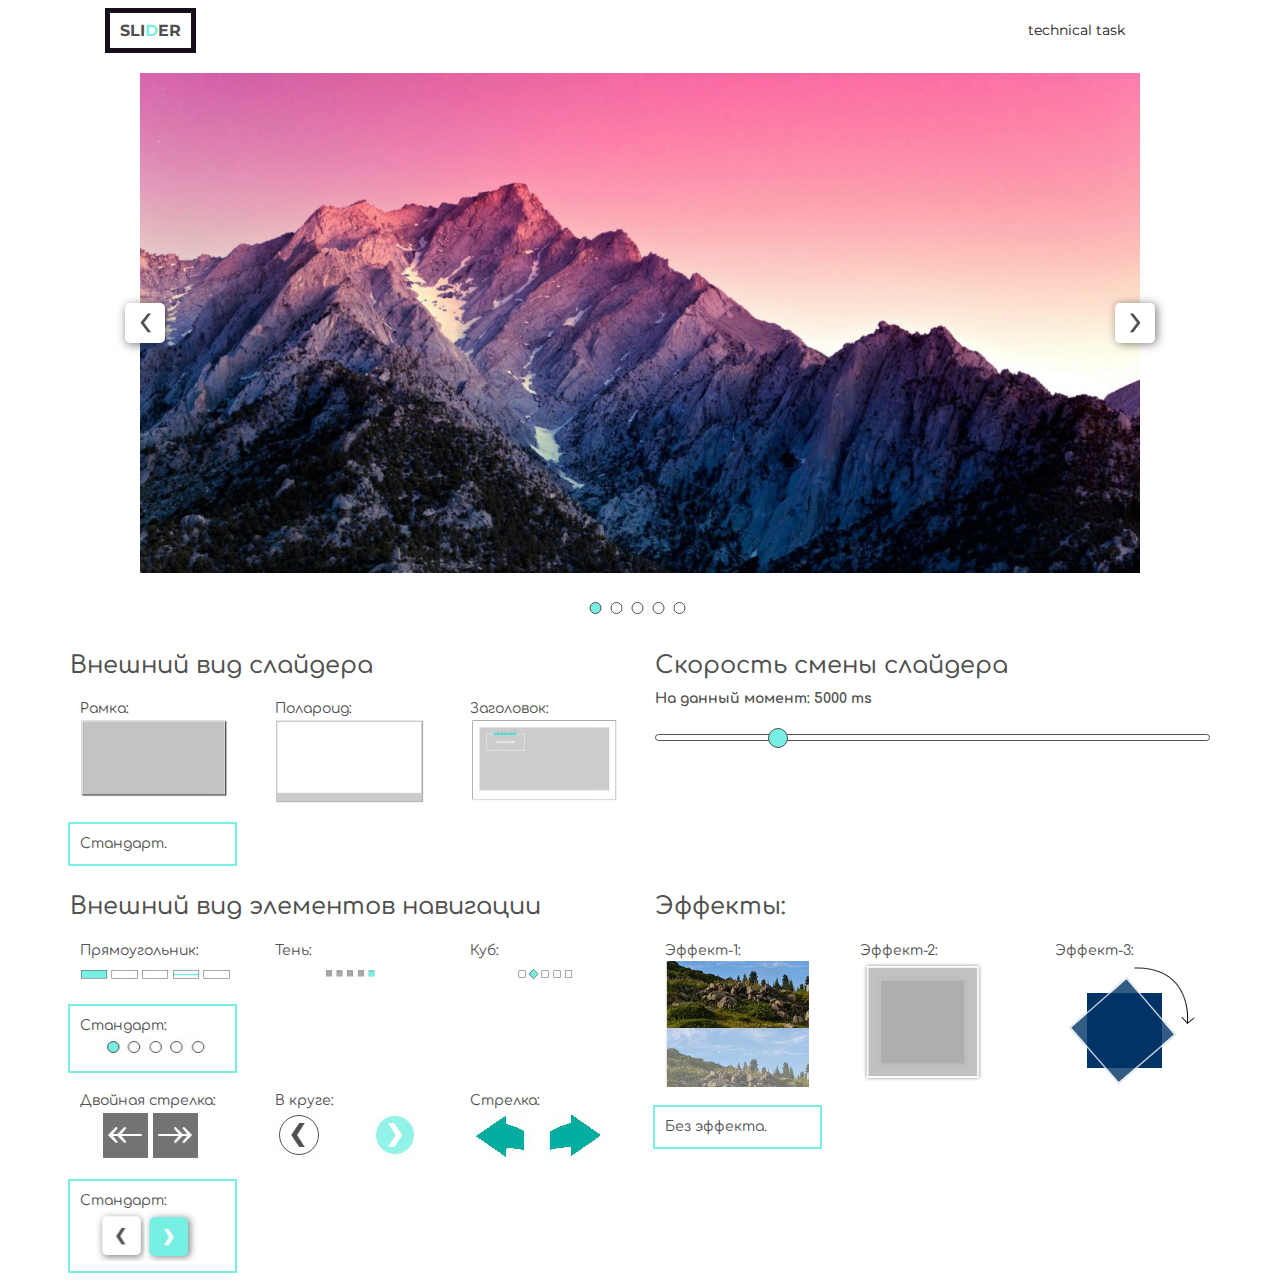
<file: Slider/index.html>
<!DOCTYPE html>
<html>
<head>
	<title>Slider</title>
	
	<meta charset="utf-8">
	<meta name="viewport" content="width=device-width, initial-scale=1.0">
	<meta name="author" content="Victoria Kalashnyk">
		
	<link rel="shortcut icon" type="image/x-icon" href="image/favicon.ico"> 
	<link rel="stylesheet" href="css/bootstrap.css"> 	
	<link rel="stylesheet" href="css/style.css"> 
	
	<link href="https://fonts.googleapis.com/css?family=Montserrat:200,400,700" rel="stylesheet">
	<link href="https://fonts.googleapis.com/css?family=Comfortaa:300,400,700&amp;subset=cyrillic" rel="stylesheet">
	
</head>
<body>	

<!-- HEADER -->
	<header class="header">
		<div class="container">
		    <div class="row">
			    <!-- logotype -->
				<div class="logo">
					<span class="logo__word">Sli<span class="logo__letter">d</span>er</span>
				</div>
				
				<!-- task -->
				<div class="task">
					<a href="#" class="task__link">technical task</a>
					<p class="task__content">
						Создать пустую страницу, а на ней слайдер. Ниже настройки слайдера 
						(менять вид слайдера, менять скорость смены слайдера, выбор эффекта 
						для смена слайдера, выбор управляющих элементов для слайдера
						(стрлочки, кружочки)…
					</p>
				</div>
				
			</div>
		</div>
	</header>

<!-- SLIDER -->
	<div class="carousel">
		<div class="container">
	        <div class="row">
			    <div class="col-md-12">
					<div class="slider">
					
					    <!-- slides -->
						<ul class="slider__content"> 
							<li class="slider__block showing"><img class="slider__image" src="image/mountains-1.jpg" alt="Mountains"></li>
							<li class="slider__block"><img class="slider__image" src="image/mountains-2.jpg" alt="Mountains"></li>
							<li class="slider__block"><img class="slider__image" src="image/mountains-3.jpg" alt="Mountains"></li>
							<li class="slider__block"><img class="slider__image" src="image/mountains-4.jpg" alt="Mountains"></li>
							<li class="slider__block"><img class="slider__image" src="image/mountains-5.jpg" alt="Mountains"></li>
						</ul>
						
                        <!-- arrow -->
						<div class="arrow slider__nav_standert">
							<a class="slider__nav prev" href="#" onclick="prevSlide()">&lsaquo;</a>
							<a class="slider__nav next" href="#" onclick="nextSlide()">&rsaquo;</a>
						</div>
						
                        <!-- dots -->						
						<ul class="dot dot__theme_standart">
							<li class="dot__item"><a class="dot__link active" href="#" onclick="dotSlide(0)">&nbsp;</a></li>
							<li class="dot__item"><a class="dot__link" href="#" onclick="dotSlide(1)">&nbsp;</a></li>
							<li class="dot__item"><a class="dot__link" href="#" onclick="dotSlide(2)">&nbsp;</a></li>
							<li class="dot__item"><a class="dot__link" href="#" onclick="dotSlide(3)">&nbsp;</a></li>
							<li class="dot__item"><a class="dot__link" href="#" onclick="dotSlide(4)">&nbsp;</a></li>
						</ul>
						
					</div>
				</div>
			</div>
		</div>
	</div>

<!-- SETTING -->
	<div class="setting">
		<div class="container">
		    <div class="row">
			
				<!-- appearance -->
			    <div class="col-md-6">
					<h3 class="title">Внешний вид слайдера</h3>
					<div class="row">
                        <div class="col-md-4">
							<div title="slider__theme_border" class="appearance setting__block">
								<span>Pамкa:</span><br>
								<img class="appearance__image" src="image/appearance-1.jpg" alt="appearance-1" width="150" height="85">
							</div> 
						</div>
						<div class="col-md-4">
							<div title="slider__theme_polaroid" class="appearance setting__block">
								<span>Полароид:</span><br>
								<img class="appearance__image" src="image/appearance-2.jpg" alt="appearance-2" width="150" height="85">
							</div> 
						</div>
						<div class="col-md-4">
							<div title="slider__theme_line" class="appearance setting__block">
								<span>Заголовок:</span><br>
								<img class="appearance__image" src="image/appearance-3.jpg" alt="appearance-3" width="150" height="85">
							</div> 
						</div>
						<div class="col-md-4">
							<div title="" class="appearance setting__block selected">
								<span>Стандарт.</span><br>
							</div> 
						</div>
					</div>
				</div>
				
				<!-- speed -->
				<div class="col-md-6">	
					<h3 class="title">Cкорость смены слайдера</h3>
					<p class="time">
						<label for="time">На данный момент: <span id="result">5000 </span> ms</label><br>
						<input id="time" class="time__input" type="range" min="1000" max="20000" step="1000" value="5000" onchange="timeSlide()">
					</p>
				</div>
		    </div>
			<div class="row">
			
			    <!-- nav styles -->	
			    <div class="col-md-6">
					<h3 class="title">Внешний вид элементов навигации</h3>
					<!-- dots -->
					<div class="row">
                        <div class="col-md-4">
							<div title="dot__theme_rectangle" class="setting__dot setting__block">
								<span>Прямоугольник:</span><br>
								<img src="image/dot-1.jpg" alt="dot-1" width="150" height="25">
							</div> 
						</div>
						<div class="col-md-4">					
							<div title="dot__theme_shadow" class="setting__dot setting__block">
								<span>Тень:</span><br>
								<img src="image/dot-2.jpg" alt="dot-2" width="150" height="25">
							</div> 
						</div>
						<div class="col-md-4">
							<div title="dot__theme_cube" class="setting__dot setting__block">
								<span>Куб:</span><br>
								<img src="image/dot-3.jpg" alt="dot-3" width="150" height="25">
							</div> 
						</div>
						<div class="col-md-4">
							<div title="dot__theme_standart" class="setting__dot setting__block selected">
								<span>Стандарт:</span><br>
								<img src="image/dot-4.jpg" alt="dot-4" width="150" height="25">
							</div> 
						</div>
					</div>
					
					<!-- arrows -->
					<div class="row">
                        <div class="col-md-4">
							<div title="slider__nav_pointer" class="setting__arrow setting__block">
								<span>Двойная стрелка:</span><br>
								<img src="image/arrow-1.jpg" alt="arrow-1" width="140" height="50">
							</div> 
						</div>
						<div class="col-md-4">					
							<div title="slider__nav_round" class="setting__arrow setting__block">
								<span>В круге:</span><br>
								<img src="image/arrow-2.jpg" alt="arrow-2" width="140" height="50">
							</div> 
						</div>
						<div class="col-md-4">
							<div title="slider__nav_point" class="setting__arrow setting__block">
								<span>Стрелка:</span><br>
								<img src="image/arrow-3.jpg" alt="arrow-3" width="140" height="50">
							</div> 
						</div>
						<div class="col-md-4">
							<div title="slider__nav_standert" class="setting__arrow setting__block selected">
								<span>Стандарт:</span><br>
								<img src="image/arrow-4.jpg" alt="arrow-4" width="140" height="50">
							</div> 
						</div>
					</div>
				</div>
				
                <div class="col-md-6">	
				    <h3 class="title">Эффекты:</h3>
					<div class="row">
                        <div class="col-md-4">
							<div title="slider__action_opacity" class="setting__effect setting__block">
								<span>Эффект-1:</span><br>
								<img src="image/effect-1.jpg" alt="effect-1">
							</div> 
						</div>
						<div class="col-md-4">
							<div title="slider__action_motion" class="setting__effect setting__block">
								<span>Эффект-2:</span><br>
								<img src="image/effect-2.jpg" alt="effect-2">
							</div> 
						</div>
						<div class="col-md-4">
							<div title="slider__action_rotate" class="setting__effect setting__block">
								<span>Эффект-3:</span><br>
								<img src="image/effect-3.jpg" alt="effect-3">
							</div> 
						</div>
						<div class="col-md-4">
							<div title="" class="setting__effect setting__block selected">
								<span>Без эффекта.</span><br>
							</div> 
						</div>
					</div>
                </div>				
			</div>
		</div>
	</div>
	

	<script src="js/jquery-3.1.1.min.js"></script>
	<script src="js/main.js"></script>

	

</body>
</html>
</file>
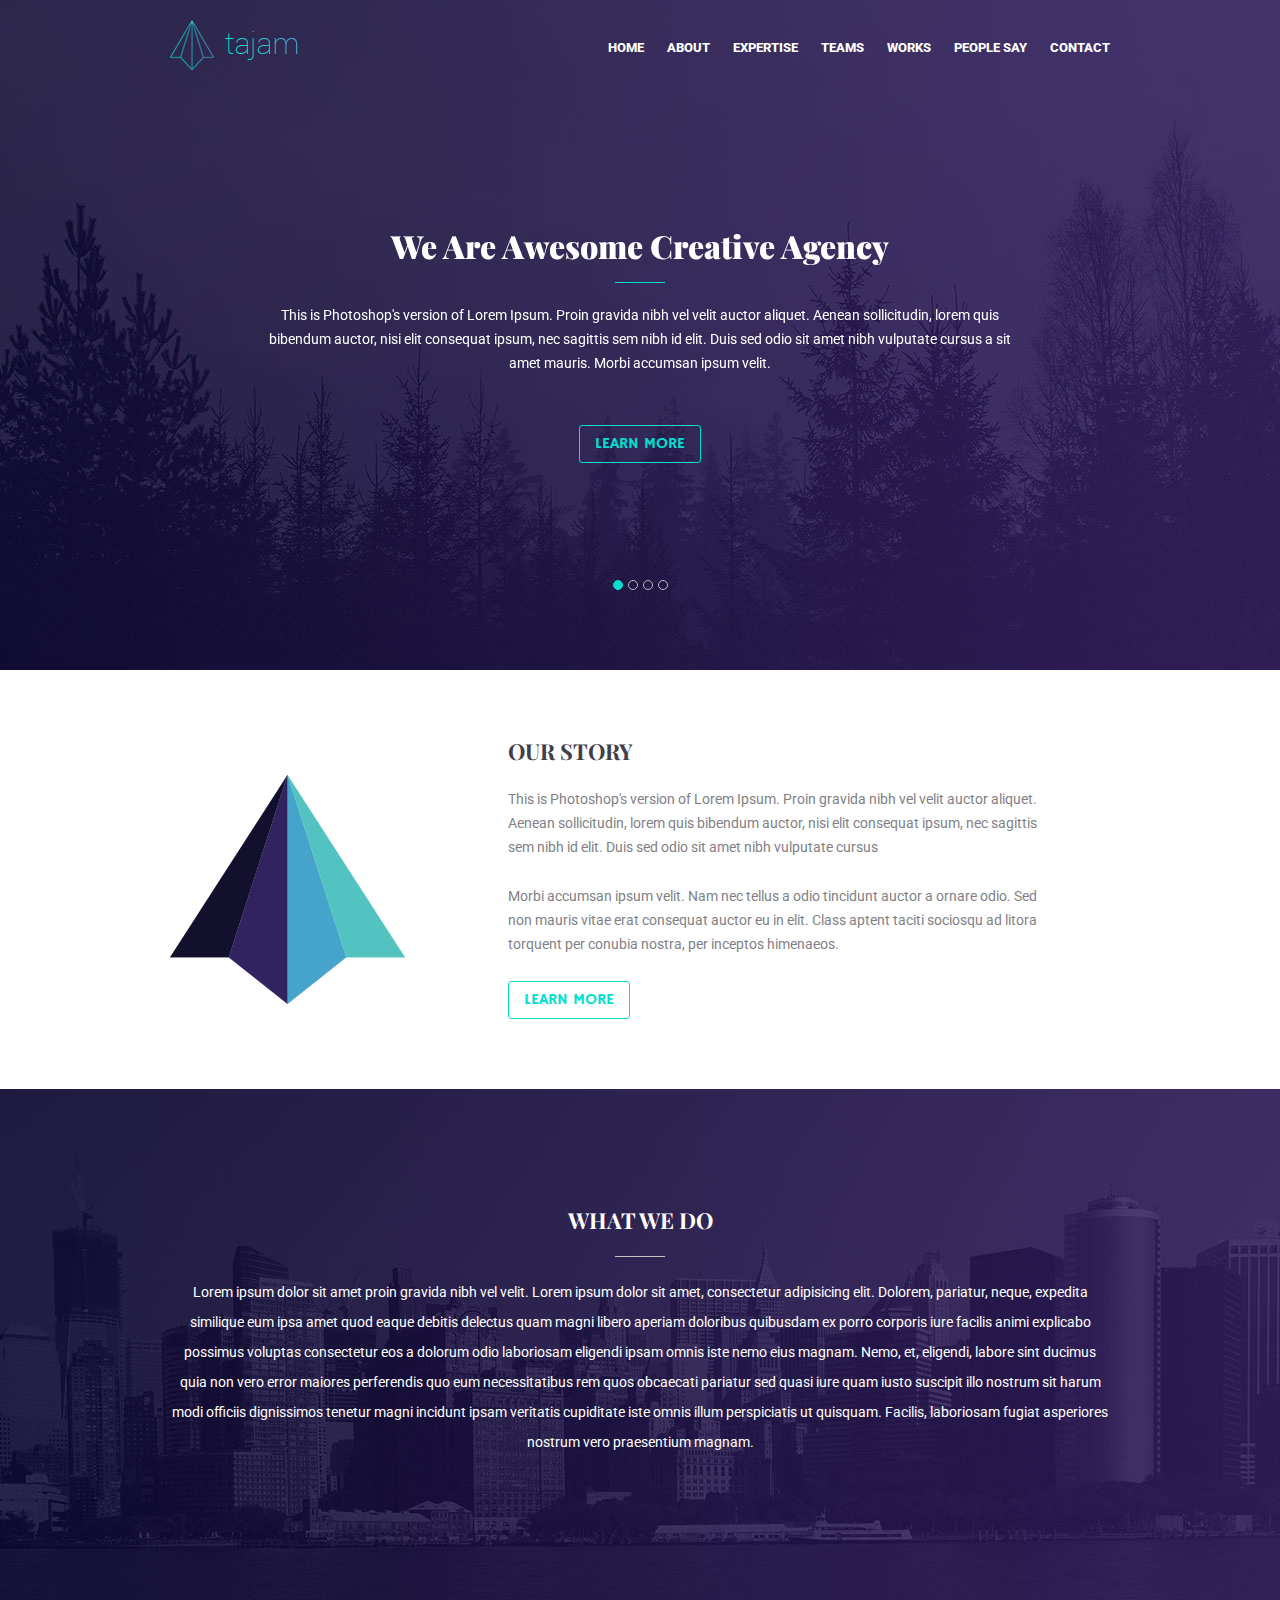
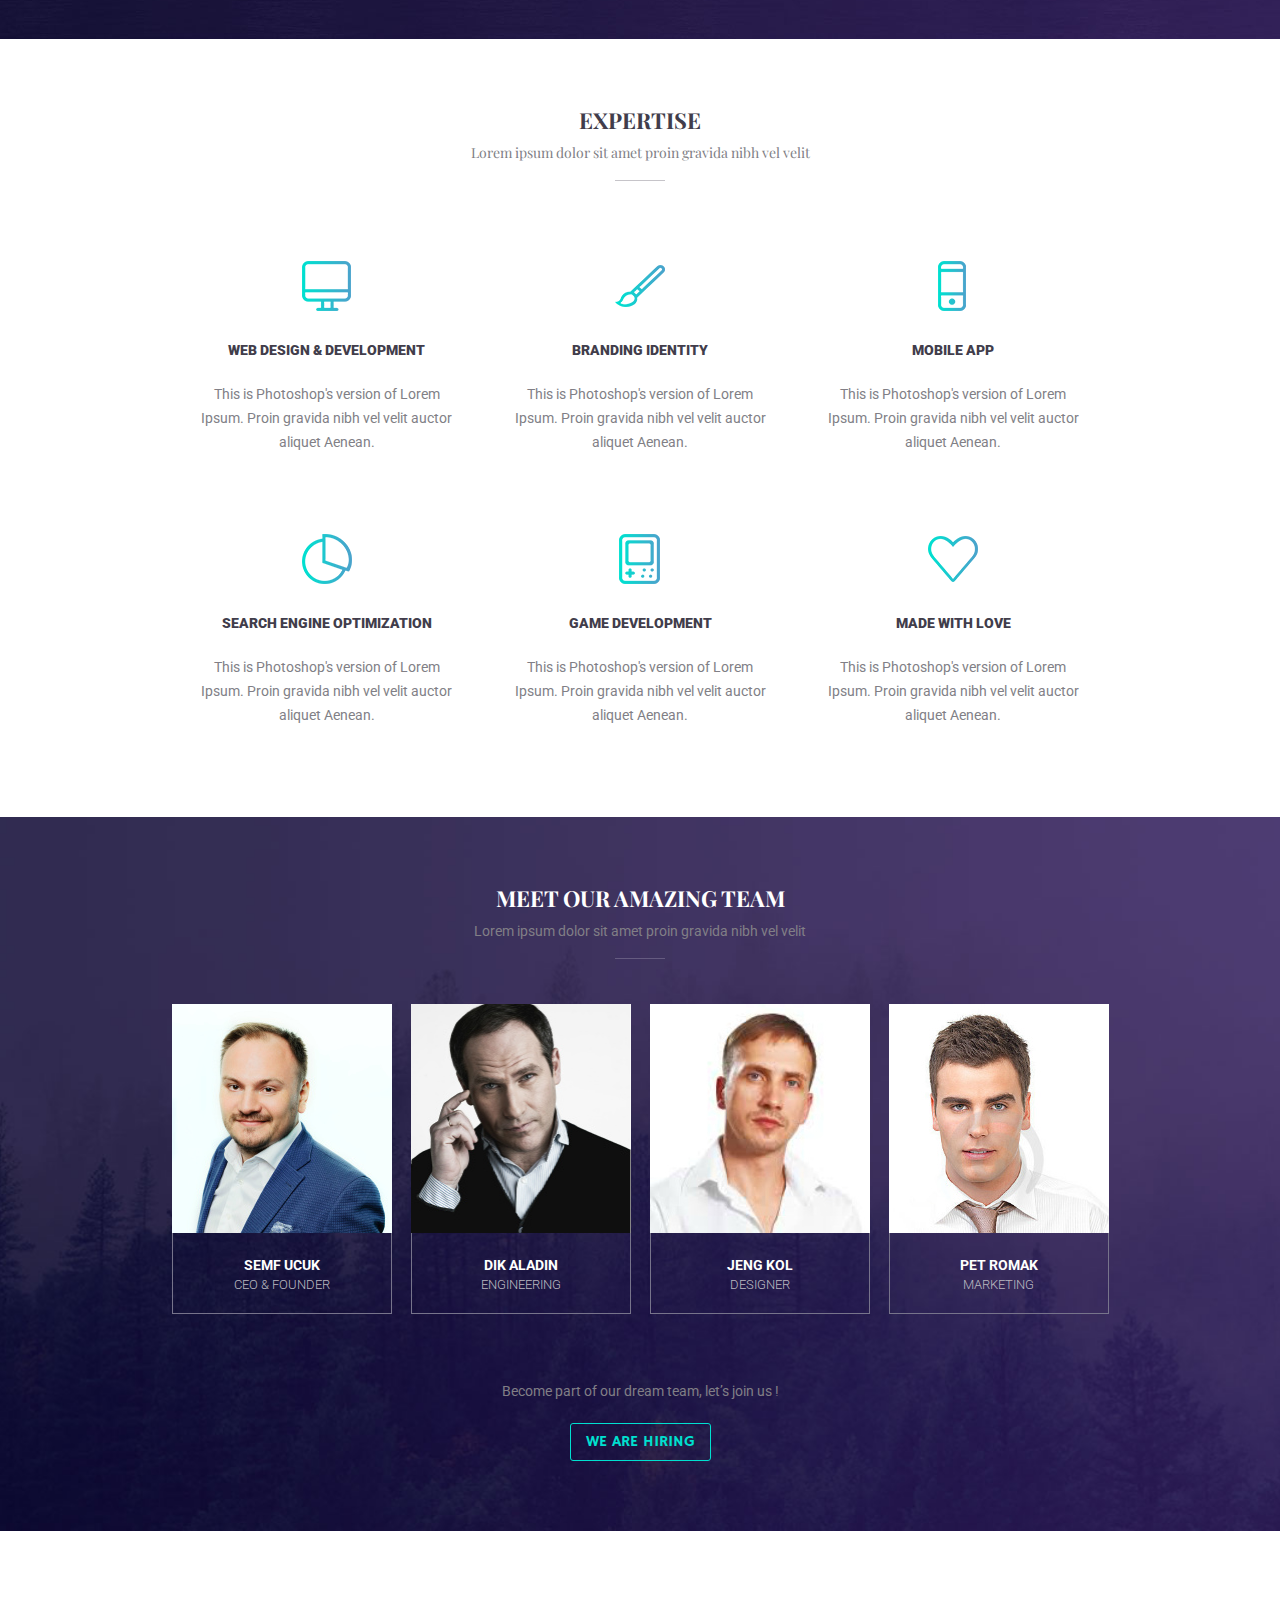
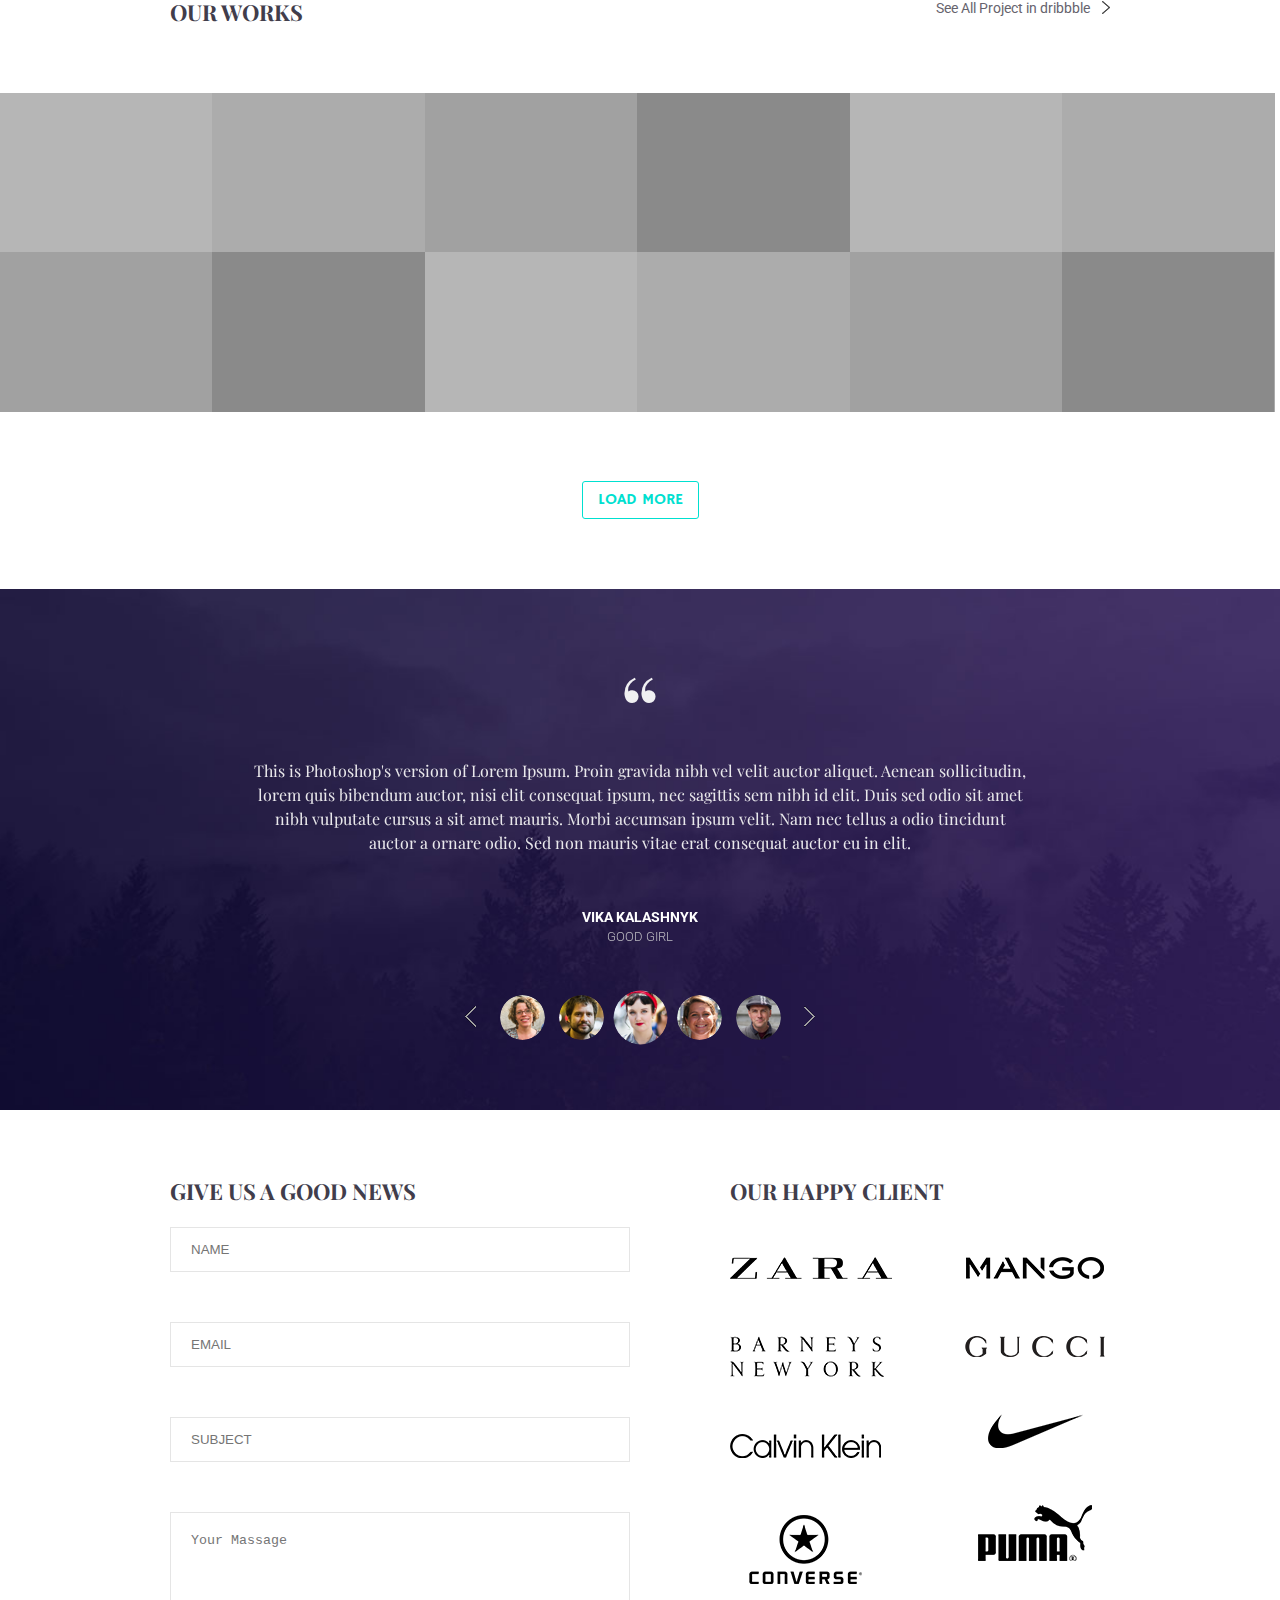
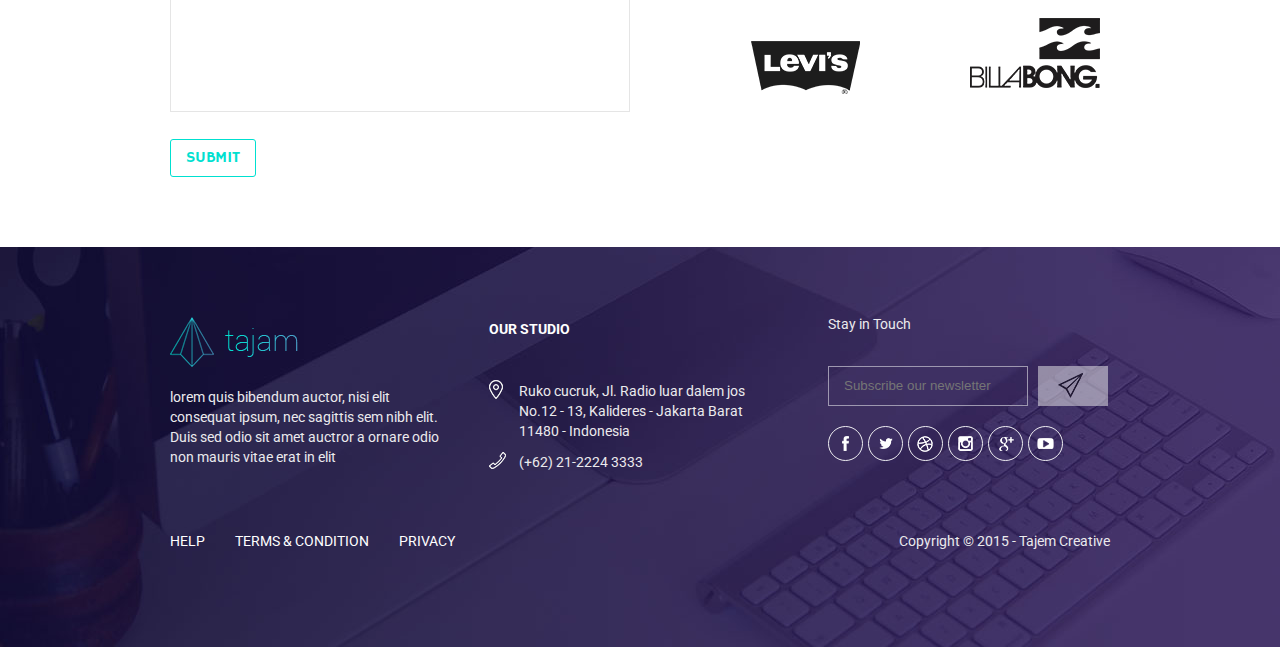
<file: Tajam/index.html>
<!DOCTYPE html>
<html lang="en">
<head>
	<title>Tajam</title>
	<meta charset="utf-8">
	<meta name="keywords" content="Creative Agency, Tajam, AMAZING TEAM,  Indonesia, Photoshop's version">
	<meta name="description" content="Lorem ipsum dolor sit amet, consectetur adipisicing elit. Saepe, id amet maiores quam illo. At, architecto, inventore eveniet qui recusandae praesentium sequi laborum quos quis facere aliquam nulla dolor quo.">
	<meta name="viewport" content="width=device-width, initial-scale=1.0">
	<meta name="author" content="Victoria Kalashnyk">
	<link rel="shortcut icon" type="image/x-icon" href="image/favicon.ico">
	<link rel="stylesheet" href="css/style.css">
	<link href="https://fonts.googleapis.com/css?family=Hammersmith+One|Playfair+Display:400,400i,700,700i,900,900i|Roboto:300,300i,400,400i,700,700i,900,900i&amp;subset=cyrillic" rel="stylesheet">
	
		
	<script src="js/jquery.1.7.1.min.js"></script>
	<script src="js/bxslider/jquery.bxslider.min.js"></script>
	
	<script>
		$(document).ready(function(){
		
			// Fixed header
			$("#fixed-header").removeClass("default");
			$(window).scroll(function(){
				if ($(this).scrollTop() > 20) {
					$("#fixed-header").addClass("default").fadeIn('fast');
				} else {
					$("#fixed-header").removeClass("default").fadeIn('fast');
				};
			});  
			
			// Initialization slider
			$('.header .bxslider').bxSlider({
				controls: false,
				auto: true,
		        pause: 3000
			}); 
			$('.testimonials .bxslider').bxSlider({
				nextText: '',
				prevText: '',
				startSlide: 2,
				auto: true,
		        pause: 3000
			}); 
			
		});  
	</script>
	
</head>
<body>
	<div class="wrapper">
	
	<!-- Fixed header -->
		<div id="fixed-header">
			<div class="container">
				<div class="navigation">
				<img class="left" src="image/logo.png" alt="Logo" width="128" height="50">
				<ul class="right">
					<li><a href="#header">Home</a></li>
					<li><a href="#about">About</a></li>
					<li><a href="#expertise">Expertise</a></li>
					<li><a href="#team">Teams</a></li>
					<li><a href="#works">Works</a></li>
					<li><a href="#testimonials">People say</a></li>
					<li><a href="#contact">Contact</a></li>
				</ul>
				</div>
			</div>
		</div>
		
	<!-- Header -->	
		<div class="header" id="header">
			<div class="container">
				<div class="block">
					<ul class="bxslider">
						<li><h1>We Are Awesome Creative Agency</h1>
							<div class="line"></div>
							<p>This is Photoshop's version  of Lorem Ipsum. Proin gravida nibh vel velit auctor aliquet. Aenean sollicitudin, lorem quis bibendum auctor, nisi elit consequat ipsum, nec sagittis sem nibh id elit. Duis sed odio sit amet nibh vulputate cursus a sit amet mauris. Morbi accumsan ipsum velit.</p>
						</li>
						<li><h1>This is Photoshop's version</h1>
							<div class="line"></div>
							<p>This is Photoshop's version  of Lorem Ipsum. Proin gravida nibh vel velit auctor aliquet. Aenean sollicitudin, lorem quis bibendum auctor, nisi elit consequat ipsum, nec sagittis sem nibh id elit. Duis sed odio sit amet nibh vulputate cursus a sit amet mauris. Morbi accumsan ipsum velit.</p>
						</li>
						<li><h1>Proin gravida nibh vel velit</h1>
							<div class="line"></div>
							<p>This is Photoshop's version  of Lorem Ipsum. Proin gravida nibh vel velit auctor aliquet. Aenean sollicitudin, lorem quis bibendum auctor, nisi elit consequat ipsum, nec sagittis sem nibh id elit. Duis sed odio sit amet nibh vulputate cursus a sit amet mauris. Morbi accumsan ipsum velit.</p>
						</li>
						<li><h1>Duis sed odio sit amet nibh</h1>
							<div class="line"></div>
							<p>This is Photoshop's version  of Lorem Ipsum. Proin gravida nibh vel velit auctor aliquet. Aenean sollicitudin, lorem quis bibendum auctor, nisi elit consequat ipsum, nec sagittis sem nibh id elit. Duis sed odio sit amet nibh vulputate cursus a sit amet mauris. Morbi accumsan ipsum velit.</p>
						</li>
					</ul>	
				</div>
				<a class="btn" href="#">Learn more</a>
			</div>
		</div>
		
	<!-- Our history -->
		<div class="about" id="about">
			<div class="container">
				<img src="image/big-logo.png" alt="Bid logo" width="235" height="229">
				<div>
					<h2 class="title">Our Story</h2>
					<p>This is Photoshop's version  of Lorem Ipsum. Proin gravida nibh vel velit auctor aliquet. Aenean sollicitudin, lorem quis bibendum auctor, nisi elit consequat ipsum, nec sagittis sem nibh id elit. Duis sed odio sit amet nibh vulputate cursus</p>
					<p>Morbi accumsan ipsum velit. Nam nec tellus a odio tincidunt auctor a ornare odio. Sed non  mauris vitae erat consequat auctor eu in elit. Class aptent taciti sociosqu ad litora torquent per conubia nostra, per inceptos himenaeos.</p>
					<a class="btn" href="#">Learn more</a>
				</div>
			</div>
		</div>
		
	<!-- What we do -->
		<div class="city">
			<div class="container">
				<h2 class="title">What  we  do</h2>
				<div class="line"></div>
				<p>Lorem ipsum dolor sit amet proin gravida nibh vel velit. Lorem ipsum dolor sit amet, consectetur adipisicing elit. Dolorem, pariatur, neque, expedita similique eum ipsa amet quod eaque debitis delectus quam magni libero aperiam doloribus quibusdam ex porro corporis iure facilis animi explicabo possimus voluptas consectetur eos a dolorum odio laboriosam eligendi ipsam omnis iste nemo eius magnam. Nemo, et, eligendi, labore sint ducimus quia non vero error maiores perferendis quo eum necessitatibus rem quos obcaecati pariatur sed quasi iure quam iusto suscipit illo nostrum sit harum modi officiis dignissimos tenetur magni incidunt ipsam veritatis cupiditate iste omnis illum perspiciatis ut quisquam. Facilis, laboriosam fugiat asperiores nostrum vero praesentium magnam.</p>
			</div>
		</div>
		
	<!-- Knowledge and experience -->
		<div class="expertise" id="expertise">
			<div class="container">
				<h2 class="title">Expertise</h2>
				<p>Lorem ipsum dolor sit amet proin gravida nibh vel velit</p>
				<div class="line"></div>
				<div class="column">
					<span class="icons icon-one"></span>
					<h3>WEB DESIGN & DEVELOPMENT</h3>
					<p>This is Photoshop's version  of Lorem Ipsum. Proin gravida nibh vel velit auctor aliquet Aenean.</p>
				</div>
				<div class="column">
					<span class="icons icon-two"></span>
					<h3>BRANDING IDENTITY</h3>
					<p>This is Photoshop's version  of Lorem Ipsum. Proin gravida nibh vel velit auctor aliquet Aenean.</p>
				</div>
				<div class="column">
					<span class="icons icon-three"></span>
					<h3>MOBILE APP</h3>
					<p>This is Photoshop's version  of Lorem Ipsum. Proin gravida nibh vel velit auctor aliquet Aenean.</p>
				</div>
				<div class="column">
					<span class="icons icon-four"></span>
					<h3>SEARCH ENGINE OPTIMIZATION</h3>
					<p>This is Photoshop's version  of Lorem Ipsum. Proin gravida nibh vel velit auctor aliquet Aenean.</p>
				</div>
				<div class="column">
					<span class="icons icon-five"></span>
					<h3>GAME DEVELOPMENT</h3>
					<p>This is Photoshop's version  of Lorem Ipsum. Proin gravida nibh vel velit auctor aliquet Aenean.</p>
				</div>
				<div class="column">
					<span class="icons icon-six"></span>
					<h3>MADE WITH LOVE</h3>
					<p>This is Photoshop's version  of Lorem Ipsum. Proin gravida nibh vel velit auctor aliquet Aenean.</p>
				</div>
			</div>
		</div>
		
	<!-- Our team -->
		<div class="team" id="team">
			<div class="container">
				<h2 class="title">MEET OUR AMAZING TEAM</h2>
				<p>Lorem ipsum dolor sit amet proin gravida nibh vel velit</p>
				<div class="line"></div>
				<div>
					<div class="person">
						<img src="image/person-1.jpg" alt="Person" width="220" height="229">
						<div>
							<h3 class="rubric">Semf Ucuk</h3>
							<p class="profession">Ceo & founder</p>
						</div>
					</div>
					<div class="person">
						<img src="image/person-2.jpg" alt="Person" width="220" height="229">
						<div>
							<h3 class="rubric">Dik Aladin</h3>
							<p class="profession">Engineering</p>
						</div>
					</div>
					<div class="person">
						<img src="image/person-3.jpg" alt="Person" width="220" height="229">
						<div>
							<h3 class="rubric">Jeng Kol</h3>
							<p class="profession">Designer</p>
						</div>
					</div>
					<div class="person">
						<img src="image/person-4.jpg" alt="Person" width="220" height="229">
						<div>
							<h3 class="rubric">Pet Romak</h3>
							<p class="profession">Marketing</p>
						</div>
					</div>
				</div>
				<p>Become part of our dream team, let’s join us !</p>
				<a class="btn" href="#">We are Hiring</a>
			</div> 
		</div>
		
	<!-- Our work -->
		<div class="works" id="works">
			<div class="container">
				<span class="title">OUR Works</span>
				<a class="projects" href="#">See All Project in dribbble</a>
			</div>
			<a href="#"><img src="image/projects-1.jpg" alt="projects"></a>
			<a href="#"><img src="image/projects-2.jpg" alt="projects"></a>
			<a href="#"><img src="image/projects-3.jpg" alt="projects"></a>
			<a href="#"><img src="image/projects-4.jpg" alt="projects"></a>
			<a href="#"><img src="image/projects-1.jpg" alt="projects"></a>
			<a href="#"><img src="image/projects-2.jpg" alt="projects"></a>
			<a href="#"><img src="image/projects-3.jpg" alt="projects"></a>
			<a href="#"><img src="image/projects-4.jpg" alt="projects"></a>
			<a href="#"><img src="image/projects-1.jpg" alt="projects"></a>
			<a href="#"><img src="image/projects-2.jpg" alt="projects"></a>
			<a href="#"><img src="image/projects-3.jpg" alt="projects"></a>
			<a href="#"><img src="image/projects-4.jpg" alt="projects"></a>
			<div class="container">
				<a class="btn" href="#">Load more</a>
			</div>
		</div>
		
	<!-- Reviews -->
		<div class="testimonials" id="testimonials">
			<div class="container">
				<span>“</span>
				<ul class="bxslider">
					<li>
						<p>This is Photoshop's version  of Lorem Ipsum. Proin gravida nibh vel 	  velit auctor aliquet. Aenean sollicitudin, lorem quis bibendum auctor, nisi elit consequat ipsum, nec sagittis sem nibh id elit. Duis sed odio sit amet nibh vulputate cursus a sit amet mauris. Morbi accumsan ipsum velit. Nam nec tellus a odio tincidunt auctor a ornare odio. Sed non  mauris vitae erat consequat auctor eu in elit.</p>
						<h3 class="rubric">Jane Galadriel</h3>
						<p class="profession">Ceo Tengkurep</p>
					</li>
					<li>
						<p>This is Photoshop's version  of Lorem Ipsum. Proin gravida nibh vel 	  velit auctor aliquet. Aenean sollicitudin, lorem quis bibendum auctor, nisi elit consequat ipsum, nec sagittis sem nibh id elit. Duis sed odio sit amet nibh vulputate cursus a sit amet mauris. Morbi accumsan ipsum velit. Nam nec tellus a odio tincidunt auctor a ornare odio. Sed non  mauris vitae erat consequat auctor eu in elit.</p>
						<h3 class="rubric">Sergio Blazko</h3>
						<p class="profession">Nice man</p>
					</li>
					<li>
						<p>This is Photoshop's version  of Lorem Ipsum. Proin gravida nibh vel 	  velit auctor aliquet. Aenean sollicitudin, lorem quis bibendum auctor, nisi elit consequat ipsum, nec sagittis sem nibh id elit. Duis sed odio sit amet nibh vulputate cursus a sit amet mauris. Morbi accumsan ipsum velit. Nam nec tellus a odio tincidunt auctor a ornare odio. Sed non  mauris vitae erat consequat auctor eu in elit.</p>
						<h3 class="rubric">Vika Kalashnyk</h3>
						<p class="profession">Good Girl</p>
					</li>
					<li>
						<p>This is Photoshop's version  of Lorem Ipsum. Proin gravida nibh vel 	  velit auctor aliquet. Aenean sollicitudin, lorem quis bibendum auctor, nisi elit consequat ipsum, nec sagittis sem nibh id elit. Duis sed odio sit amet nibh vulputate cursus a sit amet mauris. Morbi accumsan ipsum velit. Nam nec tellus a odio tincidunt auctor a ornare odio. Sed non  mauris vitae erat consequat auctor eu in elit.</p>
						<h3 class="rubric">Archy Cat</h3>
						<p class="profession">Favorite Animal</p>
					</li>
					<li>
						<p>This is Photoshop's version  of Lorem Ipsum. Proin gravida nibh vel 	  velit auctor aliquet. Aenean sollicitudin, lorem quis bibendum auctor, nisi elit consequat ipsum, nec sagittis sem nibh id elit. Duis sed odio sit amet nibh vulputate cursus a sit amet mauris. Morbi accumsan ipsum velit. Nam nec tellus a odio tincidunt auctor a ornare odio. Sed non  mauris vitae erat consequat auctor eu in elit.</p>
						<h3 class="rubric">Olena Galadriel</h3>
						<p class="profession">Ceo Tengkurep</p>
					</li>
				</ul>		
			</div>
		</div>
		
	<!-- Contacts -->
		<div class="contact" id="contact">
			<div class="container">
				<form class="left" action="#" method="post">
					<h2 class="title">Give us a good news</h2>
					<input type="text" name="name" placeholder="Name"><br>
					<input type="email" name="email" placeholder="Email"><br>
					<input type="text" name="subject" placeholder="Subject"><br>
					<textarea name="message" placeholder="Your Massage"></textarea><br>
					<button class="btn" type="submit">Submit</button>
				</form>
				<div class="client right">
					<h2 class="title">Our happy client</h2>
					<ul>
						<li><a href="http://www.zara.com" target="_blank"><img src="image/zara.png" alt="client" width="162" height="22"></a></li>
						<li><a href="http://www.barneys.com" target="_blank"><img src="image/barney.png" alt="client" width="154" height="41"></a></li>
						<li><a href="https://www.calvinklein.us" target="_blank"><img src="image/calvin-klein.png" alt="client" width="151" height="24"></a></li>
						<li><a href="https://www.converse.com" target="_blank"><img src="image/converse.png" alt="client" width="113" height="69"></a></li>
						<li><a href="http://global.levi.com" target="_blank"><img src="image/levis.png" alt="client" width="109" height="53"></a></li>
						<li><a href="http://shop.mango.com" target="_blank"><img src="image/mango.png" alt="client" width="138" height="22"></a></li>
						<li><a href="https://www.gucci.com" target="_blank"><img src="image/gucci.png" alt="client" width="140" height="21"></a></li>
						<li><a href="https://www.nike.com" target="_blank"><img src="image/nike.png" alt="client" width="95" height="34"></a></li>
						<li><a href="http://puma.com" target="_blank"><img src="image/puma.png" alt="client" width="114" height="56"></a></li>
						<li><a href="http://www.billabong.com" target="_blank"><img src="image/billabong.png" alt="client" width="130" height="70"></a></li>
					</ul>
				</div>
			</div>
		</div>
		
	<!-- Footer -->
		<div class="footer"> 
			<div class="container">
				<div class="col one">
					<img class="left" src="image/logo.png" alt="Logo" width="128" height="50">
					<p>lorem quis bibendum auctor, nisi elit consequat ipsum, nec sagittis sem nibh elit. Duis sed odio sit amet auctror a ornare odio non mauris vitae erat in elit</p>
				</div>
				<address class="col two">
					<div class="rubric">Our Studio</div>
					<img class="addr" src="image/big.png" alt="image"><p>Ruko cucruk, Jl. Radio luar dalem jos No.12 - 13, Kalideres - Jakarta Barat
					11480 - Indonesia</p><br>
					<img class="tel" src="image/phone.png" alt="image"><span>(+62) 21-2224 3333</span>
				</address>
				<div class="col three">
					<h3>Stay in Touch</h3>
					<input type="email" name="email" placeholder="Subscribe our newsletter">
					<button type="submit"><img src="image/paper.png" alt="image"></button>
					<ul>
						<li><a href="https://vk.com" class="icon-fb" target="_blank">&nbsp;</a></li>
						<li><a href="https://twitter.com" class="icon-tw" target="_blank">&nbsp;</a></li>
						<li><a href="https://dribbble.com" class="icon-ball" target="_blank">&nbsp;</a></li>
						<li><a href="https://www.instagram.com" class="icon-in" target="_blank">&nbsp;</a></li>
						<li><a href="https://plus.google.com" class="icon-gl" target="_blank">&nbsp;</a></li>
						<li><a href="https://www.youtube.com" class="icon-yt" target="_blank">&nbsp;</a></li>
					</ul>
				</div>
				<ul class="list">
					<li><a href="#">Help</a></li>
					<li><a href="#">Terms & Condition</a></li>
					<li><a href="#">Privacy</a></li>
				</ul>
				<p class="right">Copyright © 2015 - Tajem Creative</p>
			</div>
		</div>
		
	</div>
	
</body>
</html>
</file>
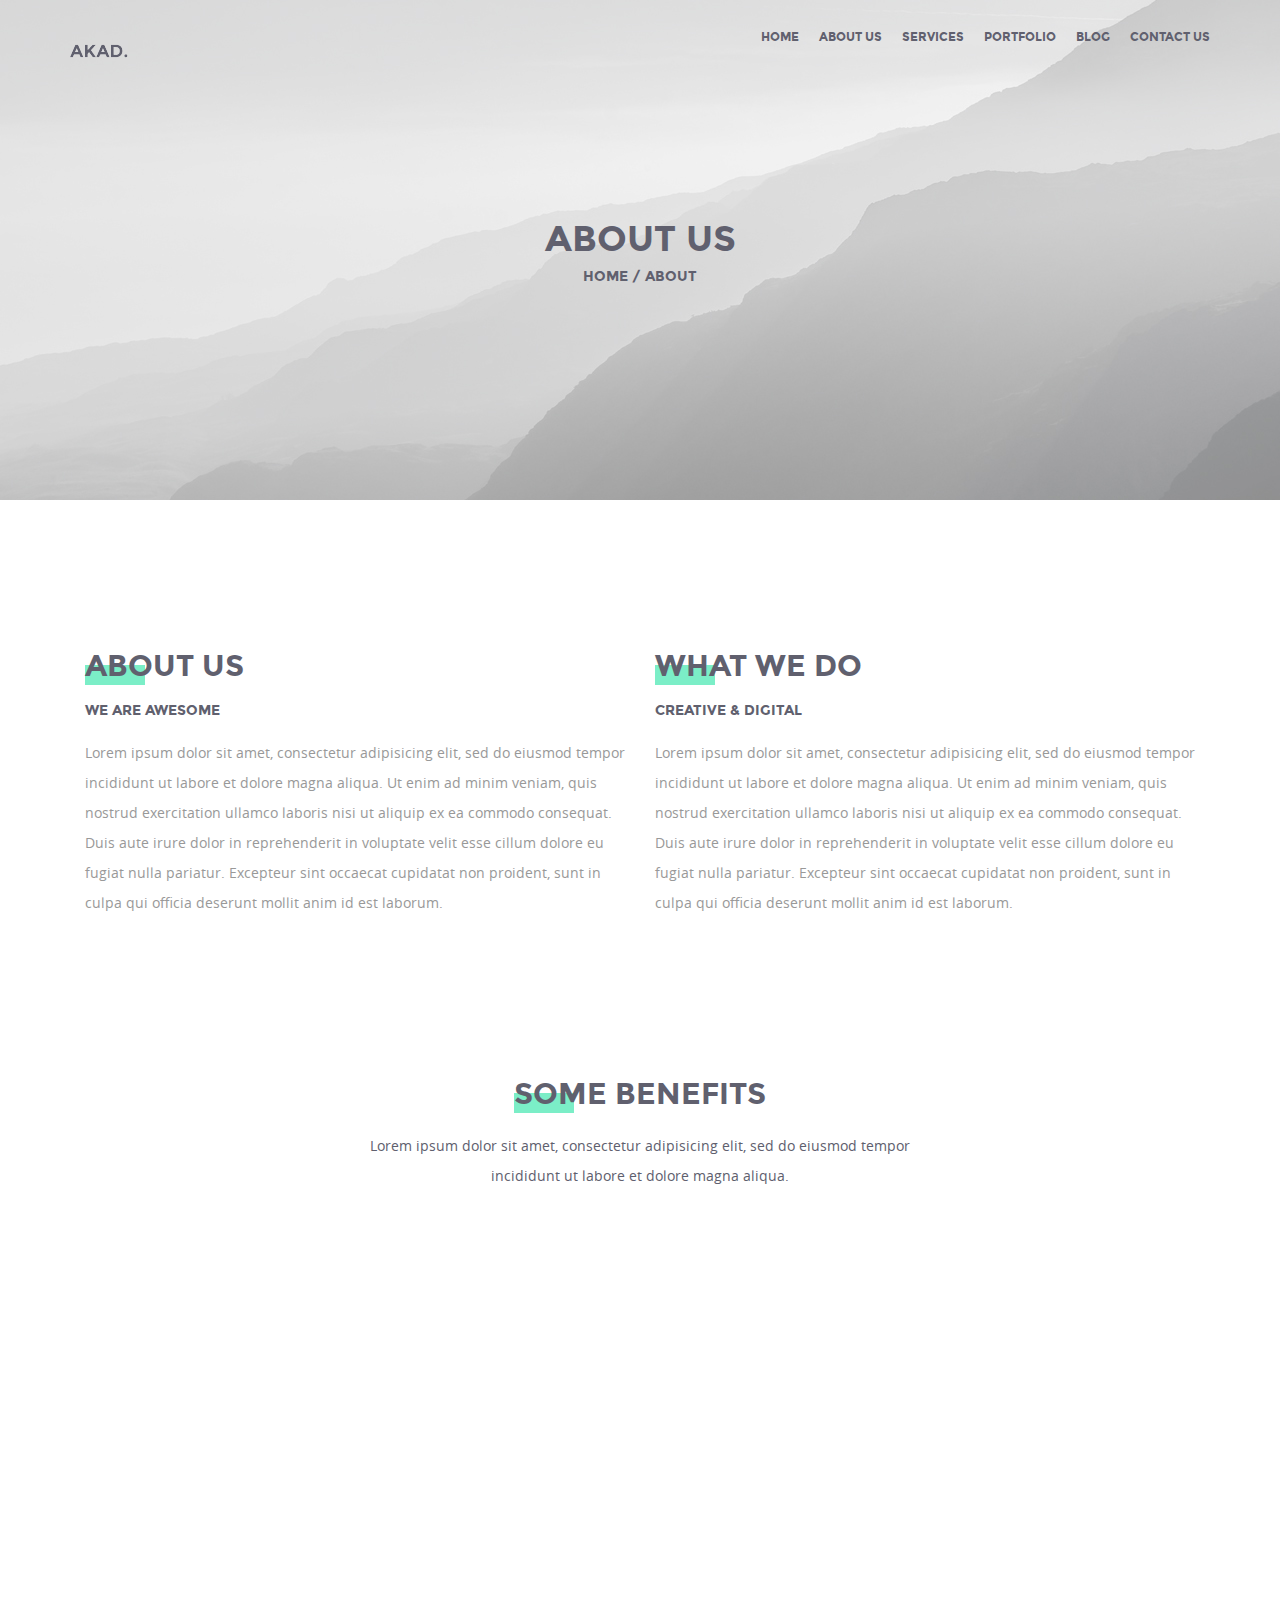
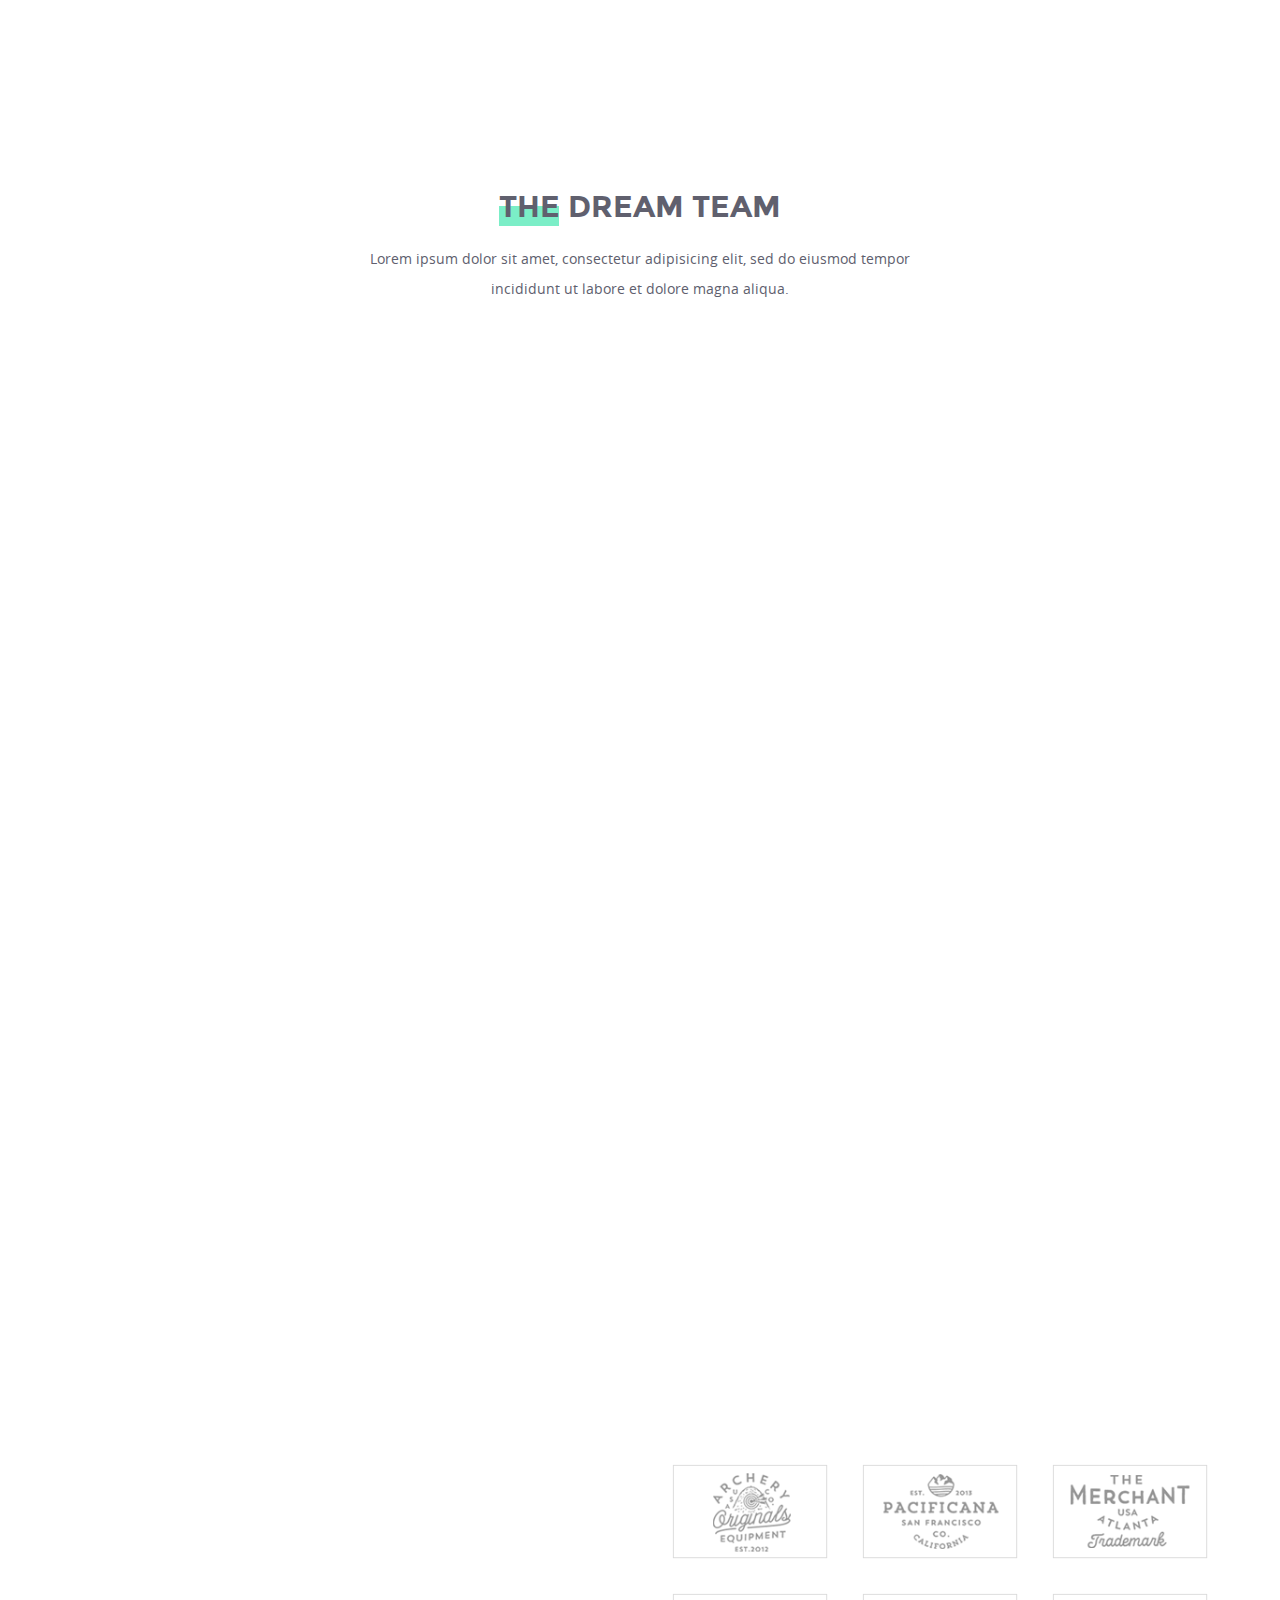
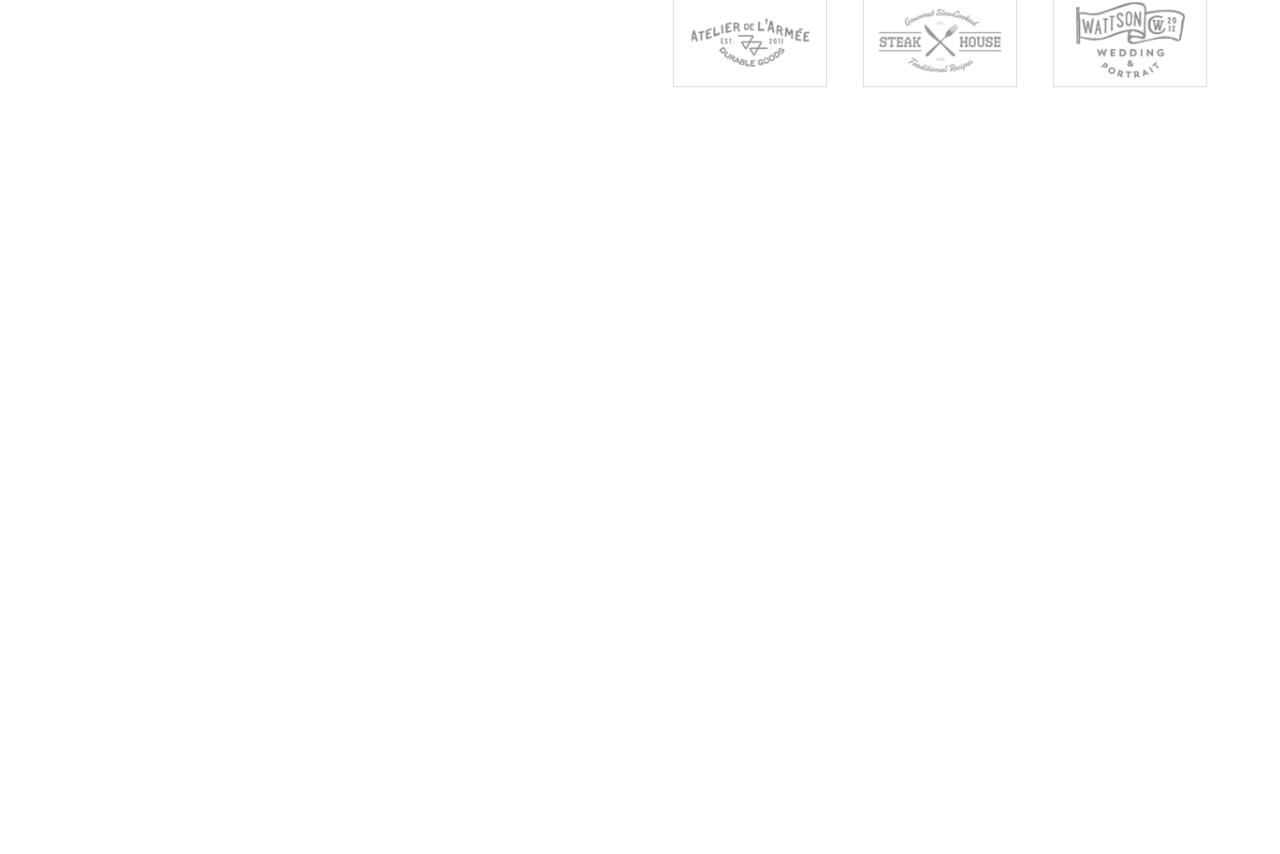
<file: AKAD/about.html>
<!DOCTYPE html>
<html lang="en">
<head>
	<title>AKAD</title>
	<meta charset="utf-8">
	<meta name="keywords" content="veniam, quis, minim, enim, magna">
	<meta name="description" content="AKAD is a creative and modern template for digital agencies">
	<meta name="viewport" content="width=device-width, initial-scale=1.0">
	<link rel="shortcut icon" type="image/x-icon" href="image/favicon.ico">
	<link rel="stylesheet" href="css/bootstrap.min.css">
	<link rel="stylesheet" href="css/ionicons.min.css">
	<link rel="stylesheet" href="css/flexslider.css"> 
	<link rel="stylesheet" href="css/animate.css"> 
	<link rel="stylesheet" href="css/style.css">
</head>
<body>			

<!-- HEADER -->
	<header class="main-header">
		<div class="container">
			<div class="logo">
				<a href="index.html"><img src="image/logo.png" alt="Logo"></a>
			</div>
			<div class="menu bold-text">
			
				<!-- MENU -->
				<nav class="desktop-nav">
					<ul class="first-level">
						<li><a href="index.html">Home</a></li>
						<li><a href="about.html">about us</a></li>
						<li><a href="services.html">services</a></li>
						<li><a href="">portfolio</a>
							<ul class="second-level">
								<li><a href="portfolio.html">portfolio list</a></li>
								<li><a href="single-project.html">single project 1</a></li>
								<li><a href="single-project.html">single project 2</a></li>
							</ul>
						</li>
						<li><a href="">blog</a>
							<ul class="second-level">
								<li><a href="blog.html">posts list</a></li>
								<li><a href="blog.html">single post</a></li>
							</ul>
						</li>
						<li><a href="contact.html">contact us</a></li>
					</ul>
				</nav>
				
				<!-- MENU MOBILE -->
				<nav class="mobile-nav"></nav>
				<div class="menu-icon">
					<div class="line"></div>
					<div class="line"></div>
					<div class="line"></div>
				</div>
			</div>
		</div>
	</header>

<!-- The main site title - 2 -->
	<div class="site-title-2 bold-text wow fadeInUp">
		<div><h1>about us</h1>
			<span>home / about</span>
		</div>
	</div>
	
<!-- About us -- What we do -->
	<section class="information wow fadeInUp">
		<div class="container">
			<div class="col-md-6 col-sm-12">
				<div class="row">
					<h2 class="caption bold-text">about us</h2>
					<span class="bold-text">we are awesome</span>
					<p>Lorem ipsum dolor sit amet, consectetur adipisicing elit, sed do eiusmod tempor incididunt ut labore et dolore magna aliqua. Ut enim ad minim veniam, quis nostrud exercitation ullamco laboris nisi ut aliquip ex ea commodo consequat. Duis aute irure dolor in reprehenderit in voluptate velit esse cillum dolore eu fugiat nulla pariatur. Excepteur sint occaecat cupidatat non proident, sunt in culpa qui officia deserunt mollit anim id est laborum.</p>
				</div>
			</div>
			<div class="col-md-6 col-sm-12">
				<div class="row">
					<h2 class="caption bold-text">what we do</h2>
					<span class="bold-text">creative & digital</span>
					<p>Lorem ipsum dolor sit amet, consectetur adipisicing elit, sed do eiusmod tempor incididunt ut labore et dolore magna aliqua. Ut enim ad minim veniam, quis nostrud exercitation ullamco laboris nisi ut aliquip ex ea commodo consequat. Duis aute irure dolor in reprehenderit in voluptate velit esse cillum dolore eu fugiat nulla pariatur. Excepteur sint occaecat cupidatat non proident, sunt in culpa qui officia deserunt mollit anim id est laborum.</p>
				</div>
			</div>
	    </div>
	</section>
	
<!-- Some benefits -->
	<section class="benefits">
		<div class="container">
			<div class="row">
				<h2 class="caption bold-text">some benefits</h2>
				<p>Lorem ipsum dolor sit amet, consectetur adipisicing elit, sed do eiusmod tempor incididunt ut labore et dolore magna aliqua.</p>	
			</div>
			<div class="col-md-4  col-sm-6 col-xs-12 wow fadeInUp" style="animation-delay: 0.1s">
				<div class="row column">
					<i class="ion-iphone"></i>
					<span class="bold-text">fully responsive</span>
					<p>Lorem ipsum dolor sit amet, consectetur adipisicing elit, sed do eiusmod tempor incididunt ut labore et dolore magna aliqua. Ut enim ad minim veniam, quis nostrud exercitation.</p>
				</div>
			</div>
			<div class="col-md-4 col-sm-6 col-xs-12 wow fadeInUp" style="animation-delay: 0.2s">
				<div class="row column">
					<i class="ion-ios-infinite-outline"></i>
					<span class="bold-text">unlimited options</span>
					<p>Lorem ipsum dolor sit amet, consectetur adipisicing elit, sed do eiusmod tempor incididunt ut labore et dolore magna aliqua. Ut enim ad minim veniam, quis nostrud exercitation.</p>
				</div>
			</div>	
			<div class="col-md-4 col-sm-6 col-xs-12 wow fadeInUp" style="animation-delay: 0.3s">
				<div class="row column">
					<i class="ion-social-wordpress-outline"></i>
					<span class="bold-text">wordpress</span>
					<p>Lorem ipsum dolor sit amet, consectetur adipisicing elit, sed do eiusmod tempor incididunt ut labore et dolore magna aliqua. Ut enim ad minim veniam, quis nostrud exercitation.</p>
				</div>
			</div> 
			<div class="col-md-4 col-sm-6 col-xs-12 wow fadeInUp" style="animation-delay: 0.4s">
				<div class="row column">
					<i class="ion-ios-cart-outline"></i>
					<span class="bold-text">e-commerce</span>
					<p>Lorem ipsum dolor sit amet, consectetur adipisicing elit, sed do eiusmod tempor incididunt ut labore et dolore magna aliqua. Ut enim ad minim veniam, quis nostrud exercitation.</p>
				</div>
			</div>
			<div class="col-md-4 col-sm-6 col-xs-12 wow fadeInUp"style="animation-delay: 0.5s">
				<div class="row column">
					<i class="ion-ios-settings"></i>
					<span class="bold-text">customizable design</span>
					<p>Lorem ipsum dolor sit amet, consectetur adipisicing elit, sed do eiusmod tempor incididunt ut labore et dolore magna aliqua. Ut enim ad minim veniam, quis nostrud exercitation.</p>
				</div>
			</div>
			<div class="col-md-4 col-sm-6 col-xs-12 wow fadeInUp" style="animation-delay: 0.6s">
				<div class="row column">
					<i class="ion-settings"></i>
					<span class="bold-text">support</span>
					<p>Lorem ipsum dolor sit amet, consectetur adipisicing elit, sed do eiusmod tempor incididunt ut labore et dolore magna aliqua. Ut enim ad minim veniam, quis nostrud exercitation.</p>
				</div>
			</div>
		</div>
	</section>

<!-- The dream team -->
	<section class="team">
		<div class="container">
			<div class="row">
				<h2 class="caption bold-text">the dream team</h2>
				<p>Lorem ipsum dolor sit amet, consectetur adipisicing elit, sed do eiusmod tempor incididunt ut labore et dolore magna aliqua.</p>	
			</div>
			<div class="col-md-3 col-sm-6 col-xs-12 wow fadeInUp" style="animation-delay: 0.1s">
			    <div class="row person">
				    <a href="" class="portfolio_item work-grid wow fadeInUp">
						<img src="image/person-1.jpg" alt="Person">
						<div class="portfolio_item_hover">
							<div class="item_info">
								<span>john doe</span>
								<em>CEO / co-founder</em>
							</div>
						</div>
					</a>
				</div>
			</div>
			<div class="col-md-3 col-sm-6 col-xs-12 wow fadeInUp"style="animation-delay: 0.2s">
			    <div class="row person">
				    <a href="" class="portfolio_item work-grid wow fadeInUp">
						<img src="image/person-2.jpg" alt="Person">
						<div class="portfolio_item_hover">
							<div class="item_info">
								<span>jennifer toms</span>
								<em>project chied</em>
							</div>
						</div>
					</a>
				</div>
			</div>	
			<div class="col-md-3 col-sm-6 col-xs-12 wow fadeInUp" style="animation-delay: 0.3s">
			    <div class="row person">
				    <a href="" class="portfolio_item work-grid wow fadeInUp">
						<img src="image/person-3.jpg" alt="Person">
						<div class="portfolio_item_hover">
							<div class="item_info">
								<span>jack doe</span>
								<em>graphic designer</em>
							</div>
						</div>
					</a>
				</div>
			</div>	
			<div class="col-md-3 col-sm-6 col-xs-12 wow fadeInUp" style="animation-delay: 0.4s">
			    <div class="row person">
				    <a href="" class="portfolio_item work-grid wow fadeInUp">
						<img src="image/person-4.jpg" alt="Person">
						<div class="portfolio_item_hover">
							<div class="item_info">
								<span>anne turin</span>
								<em>art director</em>
							</div>
						</div>
					</a>
				</div>
			</div>	
			<div class="col-md-3 col-sm-6 col-xs-12 wow fadeInUp" style="animation-delay: 0.5s">
			    <div class="row person">
				    <a href="" class="portfolio_item work-grid wow fadeInUp">
						<img src="image/person-5.jpg" alt="Person">
						<div class="portfolio_item_hover">
							<div class="item_info">
								<span>nicolas akhouad</span>
								<em>CTO</em>
							</div>
						</div>
					</a>
				</div>
			</div>	
			<div class="col-md-3 col-sm-6 col-xs-12 wow fadeInUp" style="animation-delay: 0.6s">
			    <div class="row person">
				    <a href="" class="portfolio_item work-grid wow fadeInUp">
						<img src="image/person-6.jpg" alt="Person">
						<div class="portfolio_item_hover">
							<div class="item_info">
								<span>tim cook</span>
								<em>front-end developer</em>
							</div>
						</div>
					</a>
				</div>
			</div>	
			<div class="col-md-3 col-sm-6 col-xs-12 wow fadeInUp" style="animation-delay: 0.7s">
			    <div class="row person">
				    <a href="" class="portfolio_item work-grid wow fadeInUp">
						<img src="image/person-7.jpg" alt="Person">
						<div class="portfolio_item_hover">
							<div class="item_info">
								<span>alan turin</span>
								<em>back-end developer</em>
							</div>
						</div>
				    </a>
				</div>
			</div>	
			<div class="col-md-3 col-sm-6 col-xs-12 wow fadeInUp" style="animation-delay: 0.8s">
			    <div class="row person">
				    <a href="" class="portfolio_item work-grid wow fadeInUp">
						<img src="image/person-8.jpg" alt="Person">
						<div class="portfolio_item_hover">
							<div class="item_info">
								<span>john whick</span>
								<em>web designer</em>
							</div>
						</div>
					</a>
				</div>
			</div>	
			
		</div>
	</section>
	
<!-- Testimonials, client -->
	<section class="customer-group">
		<div class="container">
				<div class="bar wow fadeInUp" style="animation-delay: 0.5s">
					<p>Lorem ipsum dolor sit amet, consectetuer adipiscing elit, sed diam nonummy nibh euismod</p>
					<a href="" class="button bold-text">Read more</a>
				</div>
			<div class="col-md-6 col-sm-12">
				<div class="row testimonials wow fadeInUp">
					<ul class="slides">
						<li>
							<img src="image/testimonials-1.jpg"  alt="testimonials">
							<p>It is a long established fact that a reader will be distracted by the readable content of a page when looking at its layout. The point of using Lorem Ipsum is that it has a more-or-less normal distribution of letters, as opposed to using 'Content here, content here', making it look like readable English.</p>
							<span class="bold-text">john doe</span>
						</li>
						<li>
							<img src="image/testimonials-2.jpg"  alt="testimonials">
							<p>There are many variations of passages of Lorem Ipsum available, but the majority have suffered alteration in some form, by injected humour, or randomised words which don't look even slightly believable. </p>
							<span class="bold-text">mary smith</span>
						</li>
					</ul>
				</div>
			</div>		
			<div class="col-md-6 col-sm-12">
				<div class="row client">
					<div class="col-md-4 col-sm-6 col-xs-12">
						<div class="row">
						    <a href=""><img src="image/client-1.png" alt=""></a>
						</div>
					</div>
					<div class="col-md-4 col-sm-6 col-xs-12">
						<div class="row">
						    <a href=""><img src="image/client-2.png" alt=""></a>
						</div>
					</div>
					<div class="col-md-4 col-sm-6 col-xs-12">
						<div class="row">
						    <a href=""><img src="image/client-3.png" alt=""></a>
						</div>
					</div>
					<div class="col-md-4 col-sm-6 col-xs-12">
						<div class="row">
						    <a href=""><img src="image/client-4.png" alt=""></a>
						</div>
					</div>
					<div class="col-md-4 col-sm-6 col-xs-12">
						<div class="row">
						    <a href=""><img src="image/client-5.png" alt=""></a>
						</div>
					</div>
					<div class="col-md-4 col-sm-6 col-xs-12">
						<div class="row">
						    <a href=""><img src="image/client-6.png" alt=""></a>
						</div>
					</div>
				</div>
			</div>
		</div>
	</section>

<!-- Green sector -->
	<section class="green-sector wow fadeInUp"> 
		<div class="container">
			<div class="col-md-6 col-sm-12">
				<div class="row">
					<h3 class="white-text bold-text">you think we're cool? let's work together</h3>
					<a href="" class="button bold-text">get in touch</a>
				</div>
			</div>
			
			<div class="col-md-6 col-sm-12">
				<div class="row">
					<div class="white-section">
						<span class="bold-text gray-text">stay informed with our newsletter</span>
						<p>
							Lorem ipsum dolor sit amet, consectetur adipisicing elit, sed do eiusmod
							tempor incididunt ut labore et dolore magna aliqua.
						</p>
						<form action="#" method="post">
							<div class="input">
								<input type="text" name="email" placeholder="your email">
							</div>
							<button type="submit"><span class="bold-text">send</span></button>
						</form>
					</div>
				</div>
			</div>
		</div>
	</section>
	
<!-- FOOTER --> 
	<footer class="main-footer wow fadeInUp">
		<div class="container">
			<div class="col-md-8 col-sm-12">
				<div class="row">
					<nav class="footer-nav">
						<ul>
							<li><a href="index.html">Home</a></li>
							<li><a href="about.html">about us</a></li>
							<li><a href="services.html">services</a></li>
							<li><a href="portfolio.html">portfolio</a></li>
							<li><a href="blog.html">blog</a></li>
							<li><a href="contact.html">contact us</a></li>
						</ul>
					</nav>
				</div>
			</div>

			<div class="col-md-4 col-sm-12" style="text-align:right">
				<div class="row">
					<div class="gray-text">
						created by akhouad &copy;2016. all rights reserved.
					</div>
					<ul class="social-icons" style="margin-top:30px;float:right">
						<li><a href="https://www.facebook.com"><i class="icon ion-social-facebook"></i></a></li>
						<li><a href="https://twitter.com"><i class="icon ion-social-twitter"></i></a></li>
						<li><a href="https://www.youtube.com"><i class="icon ion-social-youtube"></i></a></li>
						<li><a href="https://www.linkedin.com"><i class="icon ion-social-linkedin"></i></a></li>
						<li><a href="https://www.pinterest.com"><i class="icon ion-social-pinterest"></i></a></li>
						<li><a href="https://www.instagram.com"><i class="icon ion-social-instagram"></i></a></li>
					</ul>
				</div>
			</div>
		</div>
	</footer>



	<script src="js/jquery-2.1.4.min.js"></script>
	<script src="js/isotope.pkgd.min.js"></script>
	<script src="js/jquery.flexslider.js"></script>
	<script src="js/wow.min.js"></script>
    <script src="js/main.js"></script>

<script>

  $(window).load(function() {
  
	new WOW().init();
	
	// 	Initialization slider
    $('.testimonials').flexslider({
		animation: "fade",
		directionNav: false,
		controlNav: false, 
		keyboardNav: true,
		slideToStart: 0,
		animationLoop: true,
		pauseOnHover: false,
		slideshowSpeed: 4000,
	});

  });
  
</script>



</body>
</html>
</file>
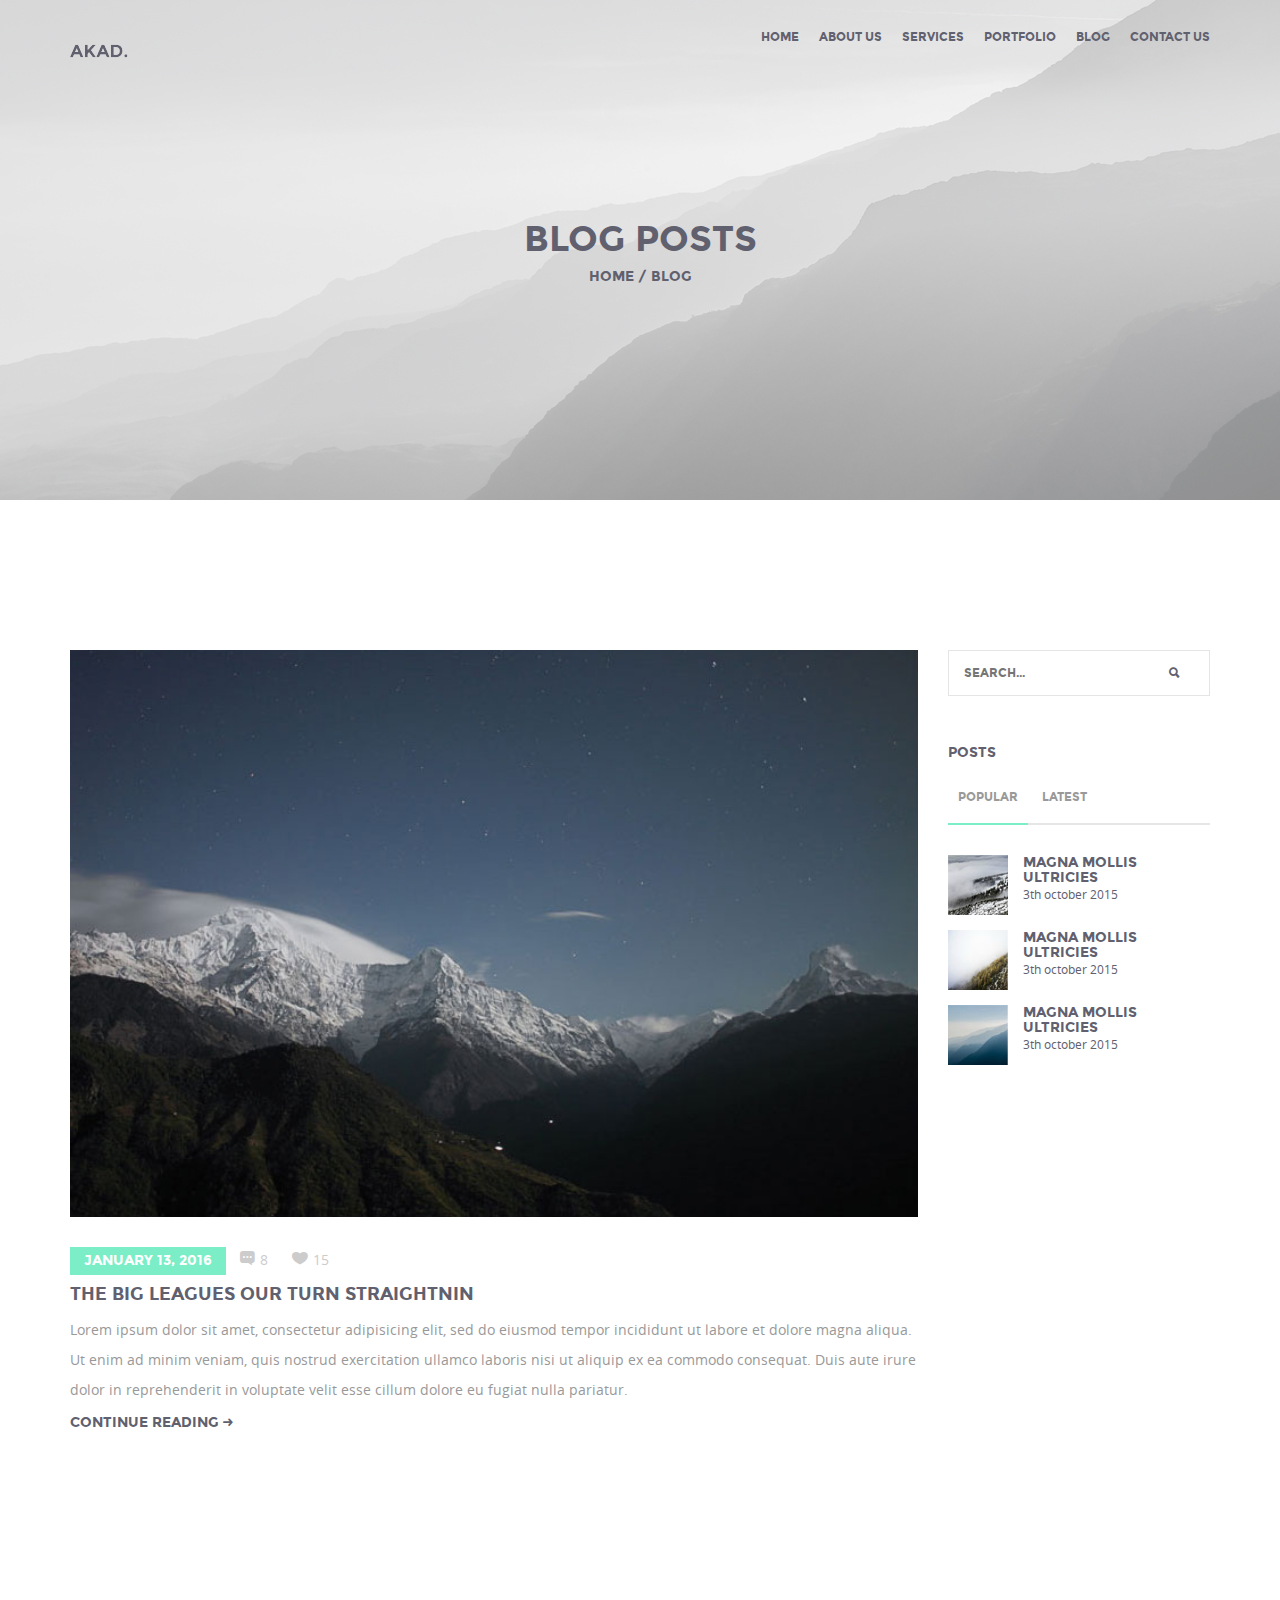
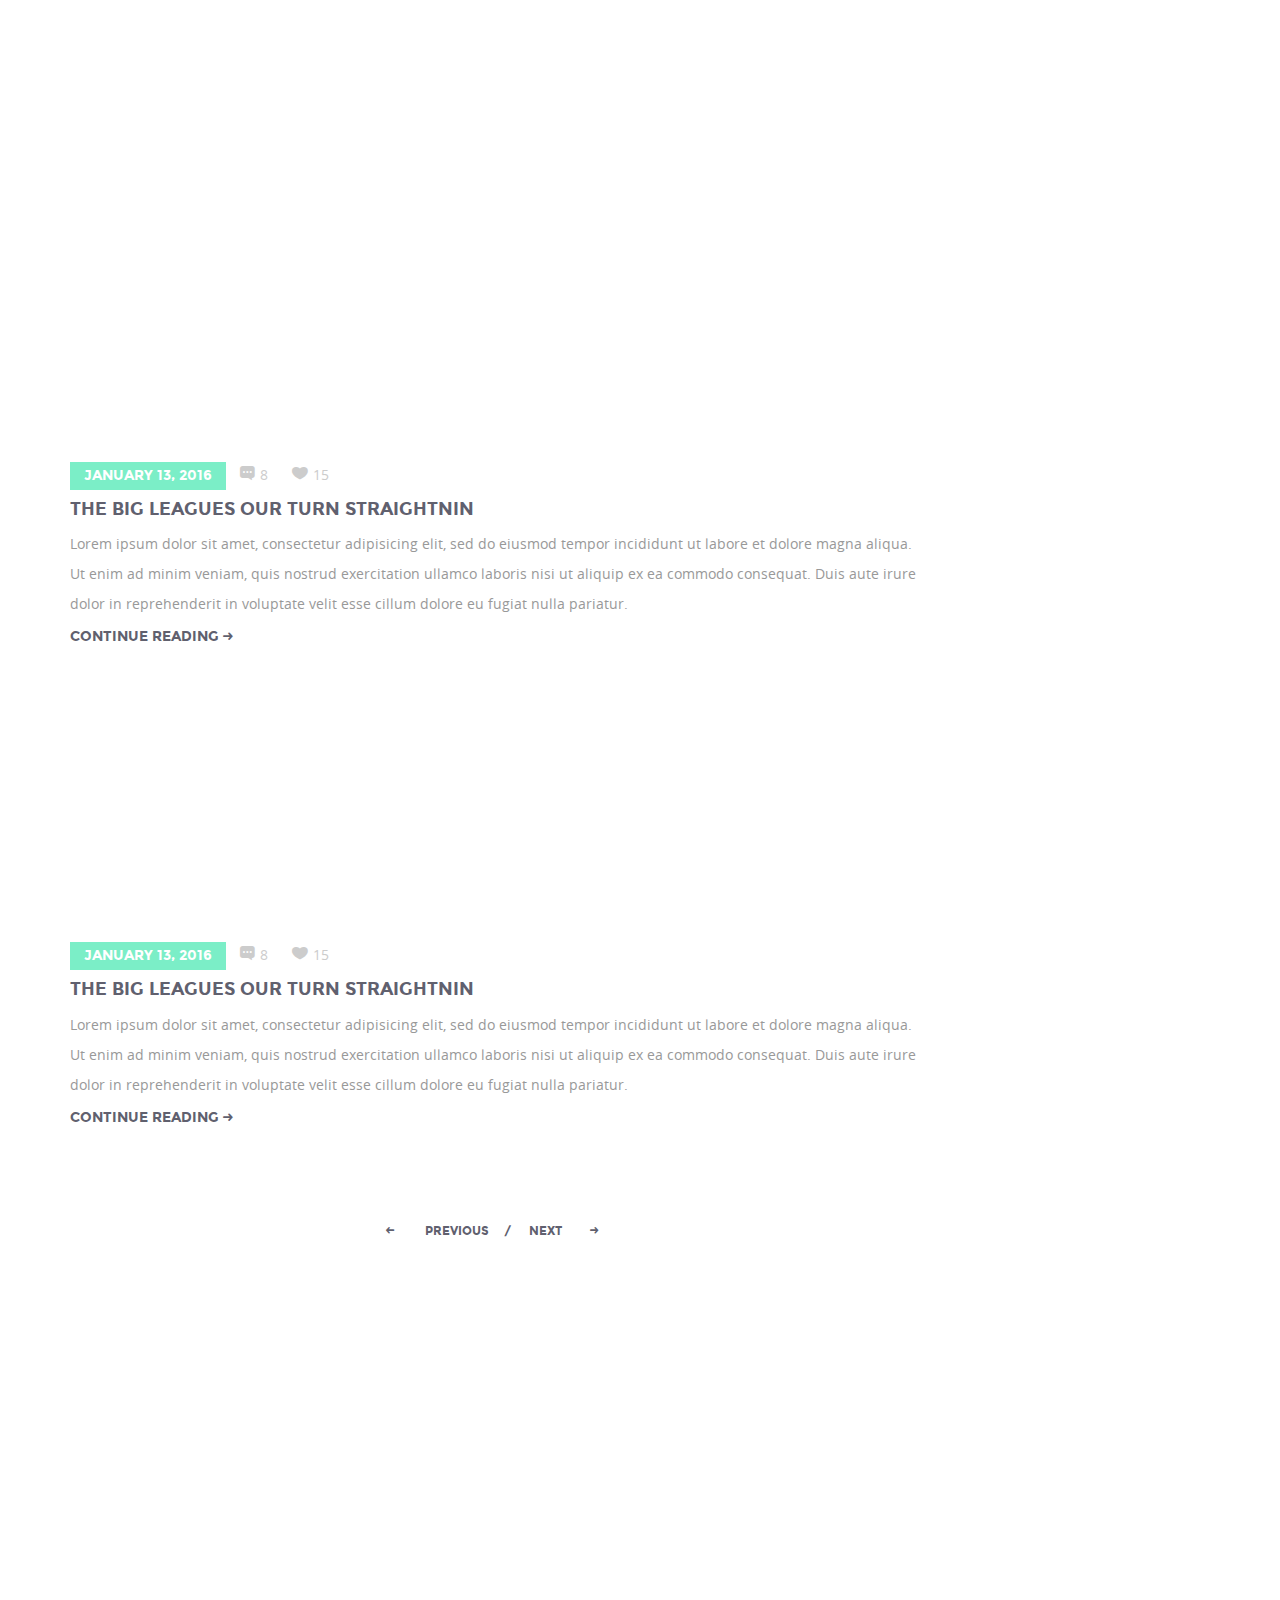
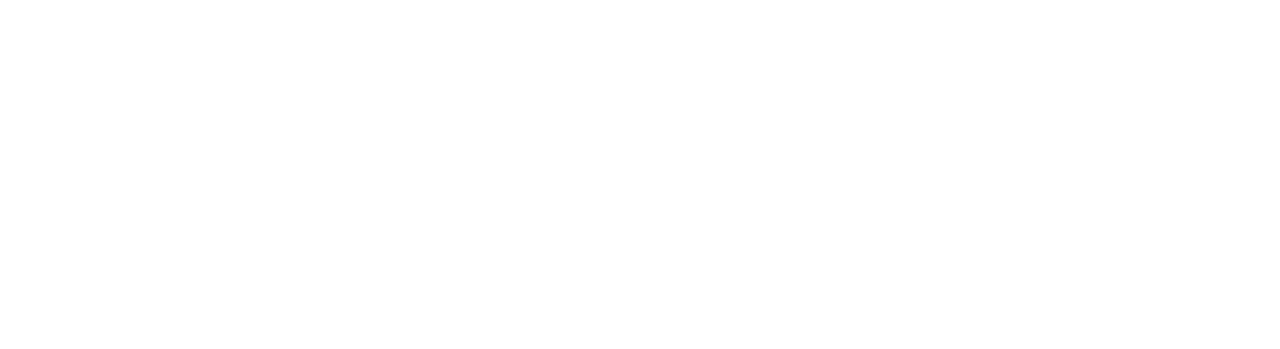
<file: AKAD/blog.html>
<!DOCTYPE html>
<html lang="en">
<head>
	<title>AKAD</title>
	<meta charset="utf-8">
	<meta name="keywords" content="veniam, quis, minim, enim, magna">
	<meta name="description" content="AKAD is a creative and modern template for digital agencies">
	<meta name="viewport" content="width=device-width, initial-scale=1.0">
	<link rel="shortcut icon" type="image/x-icon" href="image/favicon.ico">
	<link rel="stylesheet" href="css/bootstrap.min.css">
	<link rel="stylesheet" href="css/ionicons.min.css">
	<link rel="stylesheet" href="css/flexslider.css"> 
	<link rel="stylesheet" href="css/animate.css"> 
	<link rel="stylesheet" href="css/style.css">
</head>
<body>			

<!-- HEADER -->
	<header class="main-header">
		<div class="container">
			<div class="logo">
				<a href="index.html"><img src="image/logo.png" alt="Logo"></a>
			</div>
			<div class="menu bold-text">
			
				<!-- MENU -->
				<nav class="desktop-nav">
					<ul class="first-level">
						<li><a href="index.html">Home</a></li>
						<li><a href="about.html">about us</a></li>
						<li><a href="services.html">services</a></li>
						<li><a href="">portfolio</a>
							<ul class="second-level">
								<li><a href="portfolio.html">portfolio list</a></li>
								<li><a href="single-project.html">single project 1</a></li>
								<li><a href="single-project.html">single project 2</a></li>
							</ul>
						</li>
						<li><a href="">blog</a>
							<ul class="second-level">
								<li><a href="blog.html">posts list</a></li>
								<li><a href="blog.html">single post</a></li>
							</ul>
						</li>
						<li><a href="contact.html">contact us</a></li>
					</ul>
				</nav>
				
				<!-- MENU MOBILE -->
				<nav class="mobile-nav"></nav>
				<div class="menu-icon">
					<div class="line"></div>
					<div class="line"></div>
					<div class="line"></div>
				</div>
			</div>
		</div>
	</header>

<!-- The main site title - 2 -->
	<div class="site-title-2 bold-text wow fadeInUp">
		<div>
		    <h1>blog posts</h1>
			<span>home / blog</span>
		</div>
	</div>
	
<!-- BLOG -->
	<section class="blog wow fadeInUp">
		<div class="container">
		    <div class="row">
			    <div class="col-md-9 col-sm-12">
				
				    <div class="blog-post">
						<div class="post-media">
							<img src="image/mountains.jpg" alt="mountains">
						</div>
						<div class="post-info">
							<div class="post-data bold-text">january 13, 2016</div>
							<i class="ion-chatbox-working"><span>8</span></i>
							<i class="icon ion-ios-heart"><span>15</span></i>
						</div>
						<h4 class="bold-text">THE BIG LEAGUES OUR TURN STRAIGHTNIN</h4>
						<p>Lorem ipsum dolor sit amet, consectetur adipisicing elit, sed do eiusmod tempor incididunt ut labore et dolore magna aliqua. Ut enim ad minim veniam, quis nostrud exercitation ullamco laboris nisi ut aliquip ex ea commodo consequat. Duis aute irure dolor in reprehenderit in voluptate velit esse cillum dolore eu fugiat nulla pariatur.</p>
						<a href="single-post.html" class="bold-text">continue reading <i class="ion-arrow-right-c"></i></a>
					</div>	

                    <div class="blog-post">
						<div class="post-media">
							<iframe height="500" src="https://www.youtube.com/embed/1mO_QMYV-QE?list=PLXWu0OP8--WQZcdnx1OuIwQ2MEMT2ee8O"" frameborder="0" allowfullscreen></iframe>
						</div>
						<div class="post-info">
							<div class="post-data bold-text">january 13, 2016</div>
							<i class="ion-chatbox-working"><span>8</span></i>
							<i class="icon ion-ios-heart"><span>15</span></i>
						</div>
						<h4 class="bold-text">THE BIG LEAGUES OUR TURN STRAIGHTNIN</h4>
						<p>Lorem ipsum dolor sit amet, consectetur adipisicing elit, sed do eiusmod tempor incididunt ut labore et dolore magna aliqua. Ut enim ad minim veniam, quis nostrud exercitation ullamco laboris nisi ut aliquip ex ea commodo consequat. Duis aute irure dolor in reprehenderit in voluptate velit esse cillum dolore eu fugiat nulla pariatur.</p>
						<a href="single-post.html" class="bold-text">continue reading <i class="icon ion-arrow-right-c"></i></a>
					</div>
					
					<div class="blog-post">
						<div class="post-media">
							<iframe width="100%" height="166" scrolling="no" frameborder="no" src="https://w.soundcloud.com/player/?url=https%3A//api.soundcloud.com/tracks/141353288&amp;color=7beec7&amp;auto_play=false&amp;hide_related=false&amp;show_comments=true&amp;show_user=true&amp;show_reposts=false"></iframe>
						</div>
						<div class="post-info">
							<div class="post-data bold-text">january 13, 2016</div>
							<i class="ion-chatbox-working"><span>8</span></i>
							<i class="icon ion-ios-heart"><span>15</span></i>
						</div>
						<h4 class="bold-text">THE BIG LEAGUES OUR TURN STRAIGHTNIN</h4>
						<p>Lorem ipsum dolor sit amet, consectetur adipisicing elit, sed do eiusmod tempor incididunt ut labore et dolore magna aliqua. Ut enim ad minim veniam, quis nostrud exercitation ullamco laboris nisi ut aliquip ex ea commodo consequat. Duis aute irure dolor in reprehenderit in voluptate velit esse cillum dolore eu fugiat nulla pariatur.</p>
						<a href="single-post.html" class="bold-text">continue reading <i class="icon ion-arrow-right-c"></i></a>
					</div>
					<div class="transitions bold-text">
						<a href=""><i class="ion-arrow-left-c prev"></i> previous</a><span>/</span>
						<a href=""><i class="ion-arrow-right-c next"></i>next</a>
					</div>
			    </div>
				<div class="col-md-3 col-sm-12">
					<div class="sidebar">
					
					    <div class="widget wow fadeInUp">
							<div class="search">
								<input type="search" placeholder="SEARCH...">
								<button type="submit"><i class="ion-search"></i></button>
							</div>
						</div>
						
						<div class="widget wow fadeInUp">
						
						<!-- TAB -->
							<div class="widget_title bold-text">posts</div>
							<div class="tab">
							    <nav class="bold-text">
								    <a href="">popular</a>
									<a href="">latest</a>
									<div class="bottom-line"></div>
								</nav>
								<div class="tab_single shown">
								    <div class="related_post">
									    <div class="thumb"><img src="image/mountains-1.jpg" alt="mountains"></div>
										<a href="" class="post_title bold-text">Magna mollis ultricies</a>
										<div class="post_date">3th october 2015</div>
									</div>
									 <div class="related_post">
									    <div class="thumb"><img src="image/mountains-2.jpg" alt="mountains"></div>
										<a href="" class="post_title bold-text">Magna mollis ultricies</a>
										<div class="post_date">3th october 2015</div>
									</div>
									 <div class="related_post">
									    <div class="thumb"><img src="image/mountains-3.jpg" alt="mountains"></div>
										<a href="" class="post_title bold-text">Magna mollis ultricies</a>
										<div class="post_date">3th october 2015</div>
									</div>
								</div>
								<div class="tab_single">
								    <div class="related_post">
									    <div class="thumb"><img src="image/mountains-1.jpg" alt="mountains"></div>
										<a href="" class="post_title bold-text">Magna mollis ultricies</a>
										<div class="post_date">3th october 2015</div>
									</div>
									 <div class="related_post">
									    <div class="thumb"><img src="image/mountains-2.jpg" alt="mountains"></div>
										<a href="" class="post_title bold-text">Magna mollis ultricies</a>
										<div class="post_date">3th october 2015</div>
									</div>
									 <div class="related_post">
									    <div class="thumb"><img src="image/mountains-3.jpg" alt="mountains"></div>
										<a href="" class="post_title bold-text">Magna mollis ultricies</a>
										<div class="post_date">3th october 2015</div>
									</div>
								</div>
							</div>
						</div>
						
						<!-- Catalog -->
						<div class="widget wow fadeInUp">
							<div class="widget_title bold-text">categories</div>
							<ul class="catalog">
								<li><a href="">Business<span>15</span></a></li>
								<li><a href="">Photography<span>22</span></a></li>
								<li><a href="">Journal<span>27</span></a></li>
								<li><a href="">Web development<span>30</span></a></li>
							</ul>
						</div>
						
						<!-- Tags cloud -->
						<div class="widget wow fadeInUp">
							<div class="widget_title bold-text">Tags cloud</div>
							<ul class="bold-text tags">
								<li><a href="">css</a></li>
								<li><a href="">html</a></li>
								<li><a href="">javascript</a></li>
								<li><a href="">jquery</a></li>
								<li><a href="">bootstrap</a></li>
								<li><a href="">web development</a></li>
								<li><a href="">ui & ux</a></li>
							</ul>
						</div>
						
						<!-- Instagram -->
						<div class="widget wow fadeInUp">
							<div class="widget_title bold-text">Instagram</div>
							<ul class="bold-text instagram">
								<li><a href=""><img src="image/instagram.jpg" alt=""></a></li>
								<li><a href=""><img src="image/instagram.jpg" alt=""></a></li>
								<li><a href=""><img src="image/instagram.jpg" alt=""></a></li>
								<li><a href=""><img src="image/instagram.jpg" alt=""></a></li>
								<li><a href=""><img src="image/instagram.jpg" alt=""></a></li>
								<li><a href=""><img src="image/instagram.jpg" alt=""></a></li>
								<li><a href=""><img src="image/instagram.jpg" alt=""></a></li>
								<li><a href=""><img src="image/instagram.jpg" alt=""></a></li>
							</ul>
						</div>
						
						<!-- Archive -->
						<div class="widget wow fadeInUp">
							<div class="widget_title bold-text">archives</div>
							<ul class="catalog">
								<li><a href="">Jan-Feb 2015<span>15</span></a></li>
								<li><a href="">Feb-Mar 2015<span>22</span></a></li>
								<li><a href="">Mar-Apr 2015<span>27</span></a></li>
								<li><a href="">Apr-May 2015<span>30</span></a></li>
							</ul>
						</div>
				
					</div>
				</div>
			</div>
	    </div>
	</section> 
	
<!-- Green sector -->
	<section class="green-sector wow fadeInUp"> 
		<div class="container">
			<div class="col-md-6 col-sm-12">
				<div class="row">
					<h3 class="white-text bold-text">you think we're cool? let's work together</h3>
					<a href="" class="button bold-text">get in touch</a>
				</div>
			</div>
			
			<div class="col-md-6 col-sm-12">
				<div class="row">
					<div class="white-section">
						<span class="bold-text gray-text">stay informed with our newsletter</span>
						<p>
							Lorem ipsum dolor sit amet, consectetur adipisicing elit, sed do eiusmod
							tempor incididunt ut labore et dolore magna aliqua.
						</p>
						<form action="#" method="post">
							<div class="input">
								<input type="text" name="email" placeholder="your email">
							</div>
							<button type="submit"><span class="bold-text">send</span></button>
						</form>
					</div>
				</div>
			</div>
		</div>
	</section>
	
<!-- FOOTER --> 
	<footer class="main-footer wow fadeInUp">
		<div class="container">
			<div class="col-md-8 col-sm-12">
				<div class="row">
					<nav class="footer-nav">
						<ul>
							<li><a href="index.html">Home</a></li>
							<li><a href="about.html">about us</a></li>
							<li><a href="services.html">services</a></li>
							<li><a href="portfolio.html">portfolio</a></li>
							<li><a href="blog.html">blog</a></li>
							<li><a href="contact.html">contact us</a></li>
						</ul>
					</nav>
				</div>
			</div>

			<div class="col-md-4 col-sm-12" style="text-align:right">
				<div class="row">
					<div class="gray-text">
						created by akhouad &copy;2016. all rights reserved.
					</div>
					<ul class="social-icons" style="margin-top:30px;float:right">
						<li><a href="https://www.facebook.com"><i class="icon ion-social-facebook"></i></a></li>
						<li><a href="https://twitter.com"><i class="icon ion-social-twitter"></i></a></li>
						<li><a href="https://www.youtube.com"><i class="icon ion-social-youtube"></i></a></li>
						<li><a href="https://www.linkedin.com"><i class="icon ion-social-linkedin"></i></a></li>
						<li><a href="https://www.pinterest.com"><i class="icon ion-social-pinterest"></i></a></li>
						<li><a href="https://www.instagram.com"><i class="icon ion-social-instagram"></i></a></li>
					</ul>
				</div>
			</div>
		</div>
	</footer>



	<script src="js/jquery-2.1.4.min.js"></script>
	<script src="js/isotope.pkgd.min.js"></script>
	<script src="js/jquery.flexslider.js"></script>
	<script src="js/wow.min.js"></script>
    <script src="js/main.js"></script>

	<script>

		$(window).load(function() {
			new WOW().init();
		});
	  
	</script>



</body>
</html>
</file>
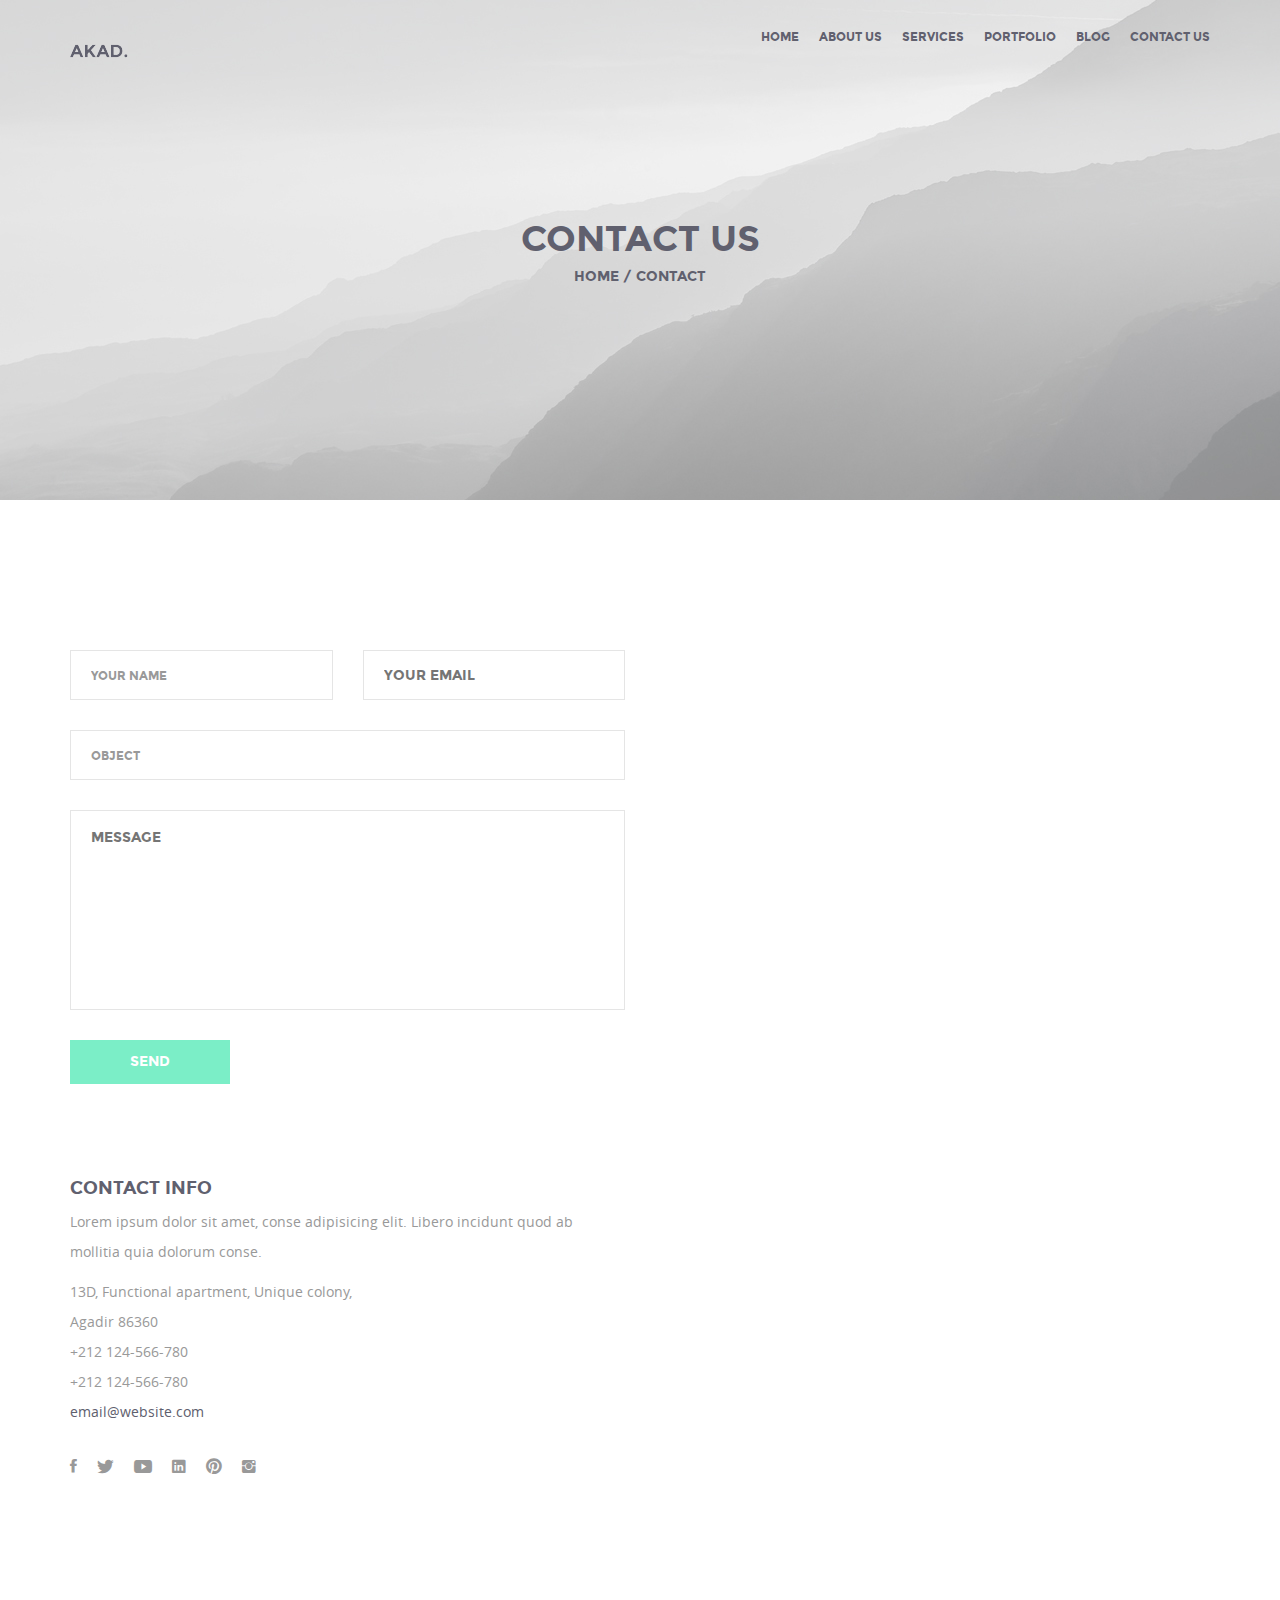
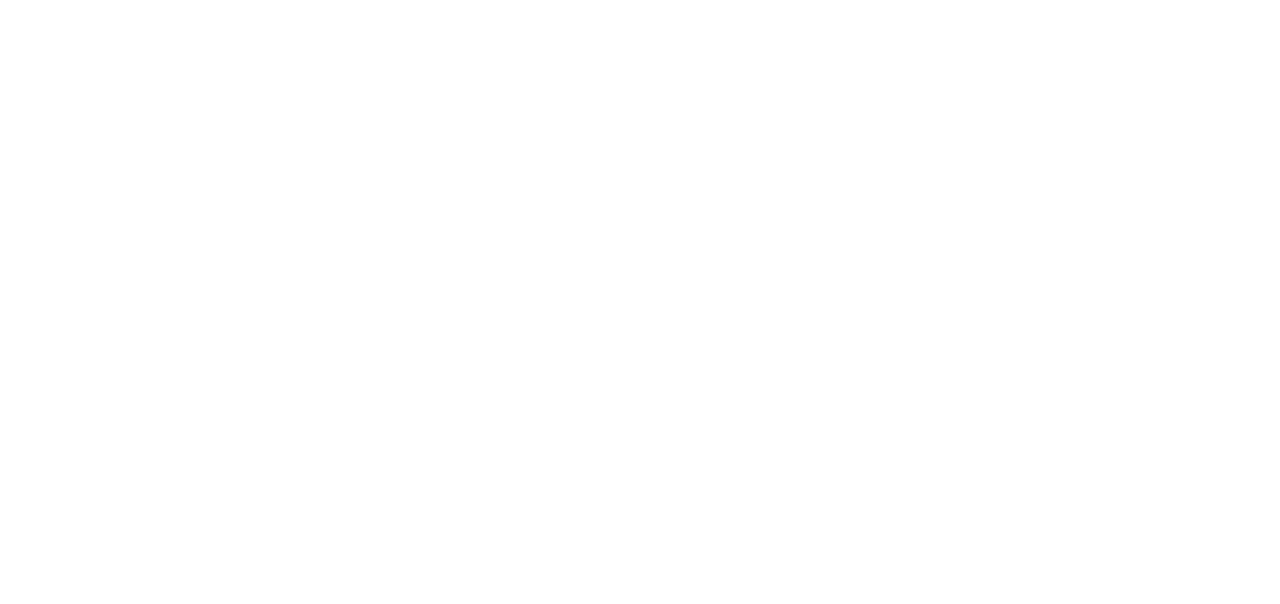
<file: AKAD/contact.html>
<!DOCTYPE html>
<html lang="en">
<head>
	<title>AKAD</title>
	<meta charset="utf-8">
	<meta name="keywords" content="veniam, quis, minim, enim, magna">
	<meta name="description" content="AKAD is a creative and modern template for digital agencies">
	<meta name="viewport" content="width=device-width, initial-scale=1.0">
	<link rel="shortcut icon" type="image/x-icon" href="image/favicon.ico">
	<link rel="stylesheet" href="css/bootstrap.min.css">
	<link rel="stylesheet" href="css/ionicons.min.css">
	<link rel="stylesheet" href="css/flexslider.css"> 
	<link rel="stylesheet" href="css/animate.css"> 
	<link rel="stylesheet" href="css/style.css">
</head>
<body>			

<!-- HEADER --> 
	<header class="main-header">
		<div class="container">
			<div class="logo">
				<a href="index.html"><img src="image/logo.png" alt="Logo"></a>
			</div>
			<div class="menu bold-text">
			
				<!-- MENU -->
				<nav class="desktop-nav">
					<ul class="first-level">
						<li><a href="index.html">Home</a></li>
						<li><a href="about.html">about us</a></li>
						<li><a href="services.html">services</a></li>
						<li><a href="">portfolio</a>
							<ul class="second-level">
								<li><a href="portfolio.html">portfolio list</a></li>
								<li><a href="single-project.html">single project 1</a></li>
								<li><a href="single-project.html">single project 2</a></li>
							</ul>
						</li>
						<li><a href="">blog</a>
							<ul class="second-level">
								<li><a href="blog.html">posts list</a></li>
								<li><a href="blog.html">single post</a></li>
							</ul>
						</li>
						<li><a href="contact.html">contact us</a></li>
					</ul>
				</nav>
				
				<!-- MENU MOBILE -->
				<nav class="mobile-nav"></nav>
				<div class="menu-icon">
					<div class="line"></div>
					<div class="line"></div>
					<div class="line"></div>
				</div>
			</div>
		</div>
	</header>

<!-- The main site title - 2 -->
	<div class="site-title-2 bold-text wow fadeInUp">
		<div>
		    <h1>Contact us</h1>
			<span>home / contact</span>
		</div>
	</div>
	
<!-- Contact info -->
	<section class="contact wow fadeInUp">
		<div class="container">
		    <div class="row">
				<div class="col-md-6">
					<div class="row">
						<form action="" class="bold-text" method="post">
							<div class="col-md-6">
							    <div class="data">
								    <input name="name" type="text" required placeholder="YOUR NAME">
								</div>
							</div>
							<div class="col-md-6">
							    <div class="data">
									<input name="email" required type="email" placeholder="YOUR EMAIL">
								</div>
							</div>
							<div class="col-md-12">
							    <div class="data">
									<input name="object" type="text" required placeholder="OBJECT">
								</div>
							</div>
							<div class="col-md-12">
							    <div class="data textarea">
									<textarea name="message" placeholder="MESSAGE"></textarea>
								</div>
							</div>
							<div class="col-md-12">
								<button type="submit">send</button>
							</div>
						</form>
					</div>
						
					<div class="contact-info">
						<span class="bold-text">contact info</span>
						<p>Lorem ipsum dolor sit amet, conse adipisicing elit. Libero incidunt quod ab mollitia quia dolorum conse.</p>
						<address>
							13D, Functional apartment, Unique colony,<br>
							Agadir 86360<br>
							+212 124-566-780<br>
							+212 124-566-780<br>
							<a href="mailto:email@website.com">email@website.com</a>
						</address>
						<ul class="social-icons" style="margin-top:30px">
							<li><a href="#"><i class="icon ion-social-facebook"></i></a></li>
							<li><a href="#"><i class="icon ion-social-twitter"></i></a></li>
							<li><a href="#"><i class="icon ion-social-youtube"></i></a></li>
							<li><a href="#"><i class="icon ion-social-linkedin"></i></a></li>
							<li><a href="#"><i class="icon ion-social-pinterest"></i></a></li>
							<li><a href="#"><i class="icon ion-social-instagram"></i></a></li>
						</ul>
					</div>
				</div>
				<div class="col-md-6 col-sm-12">
					<iframe src="https://www.google.com/maps/embed?pb=!1m18!1m12!1m3!1d171339.1028498029!2d35.03527193596659!3d47.85560335406639!2m3!1f0!2f0!3f0!3m2!1i1024!2i768!4f13.1!3m3!1m2!1s0x40dc673dfa85bb03%3A0x7e675cd9074d3f4a!2z0JfQsNC_0L7RgNC-0LbRjNC1LCDQl9Cw0L_QvtGA0L7QttGB0LrQsNGPINC-0LHQu9Cw0YHRgtGM!5e0!3m2!1sru!2sua!4v1481486701712" width="555" height="840" frameborder="0" style="border:0" allowfullscreen>
					</iframe>
				</div>		
			</div>
		</div>
	</section> 

<!-- Green sector -->
	<section class="green-sector wow fadeInUp"> 
		<div class="container">
			<div class="col-md-6 col-sm-12">
				<div class="row">
					<h3 class="white-text bold-text">you think we're cool? let's work together</h3>
					<a href="" class="button bold-text">get in touch</a>
				</div>
			</div>
			
			<div class="col-md-6 col-sm-12">
				<div class="row">
					<div class="white-section">
						<span class="bold-text gray-text">stay informed with our newsletter</span>
						<p>
							Lorem ipsum dolor sit amet, consectetur adipisicing elit, sed do eiusmod
							tempor incididunt ut labore et dolore magna aliqua.
						</p>
						<form action="#" method="post">
							<div class="input">
								<input type="text" name="email" placeholder="your email">
							</div>
							<button type="submit"><span class="bold-text">send</span></button>
						</form>
					</div>
				</div>
			</div>
		</div>
	</section>
	
<!-- FOOTER --> 
	<footer class="main-footer wow fadeInUp">
		<div class="container">
			<div class="col-md-8 col-sm-12">
				<div class="row">
					<nav class="footer-nav">
						<ul>
							<li><a href="index.html">Home</a></li>
							<li><a href="about.html">about us</a></li>
							<li><a href="services.html">services</a></li>
							<li><a href="portfolio.html">portfolio</a></li>
							<li><a href="blog.html">blog</a></li>
							<li><a href="contact.html">contact us</a></li>
						</ul>
					</nav>
				</div>
			</div>

			<div class="col-md-4 col-sm-12" style="text-align:right">
				<div class="row">
					<div class="gray-text">
						created by akhouad &copy;2016. all rights reserved.
					</div>
					<ul class="social-icons" style="margin-top:30px;float:right">
						<li><a href="https://www.facebook.com"><i class="icon ion-social-facebook"></i></a></li>
						<li><a href="https://twitter.com"><i class="icon ion-social-twitter"></i></a></li>
						<li><a href="https://www.youtube.com"><i class="icon ion-social-youtube"></i></a></li>
						<li><a href="https://www.linkedin.com"><i class="icon ion-social-linkedin"></i></a></li>
						<li><a href="https://www.pinterest.com"><i class="icon ion-social-pinterest"></i></a></li>
						<li><a href="https://www.instagram.com"><i class="icon ion-social-instagram"></i></a></li>
					</ul>
				</div>
			</div>
		</div>
	</footer>



	<script src="js/jquery-2.1.4.min.js"></script>
	<script src="js/isotope.pkgd.min.js"></script>
	<script src="js/jquery.flexslider.js"></script>
	<script src="js/wow.min.js"></script>
    <script src="js/main.js"></script>

	<script>

	    $(window).load(function() {
	  
			new WOW().init();
			
			// 	Initialization slider
			$('.testimonials').flexslider({
				animation: "fade",
				directionNav: false,
				controlNav: false, 
				keyboardNav: true,
				slideToStart: 0,
				animationLoop: true,
				pauseOnHover: false,
				slideshowSpeed: 4000,
			});

	    });
	  
	</script>



</body>
</html>
</file>
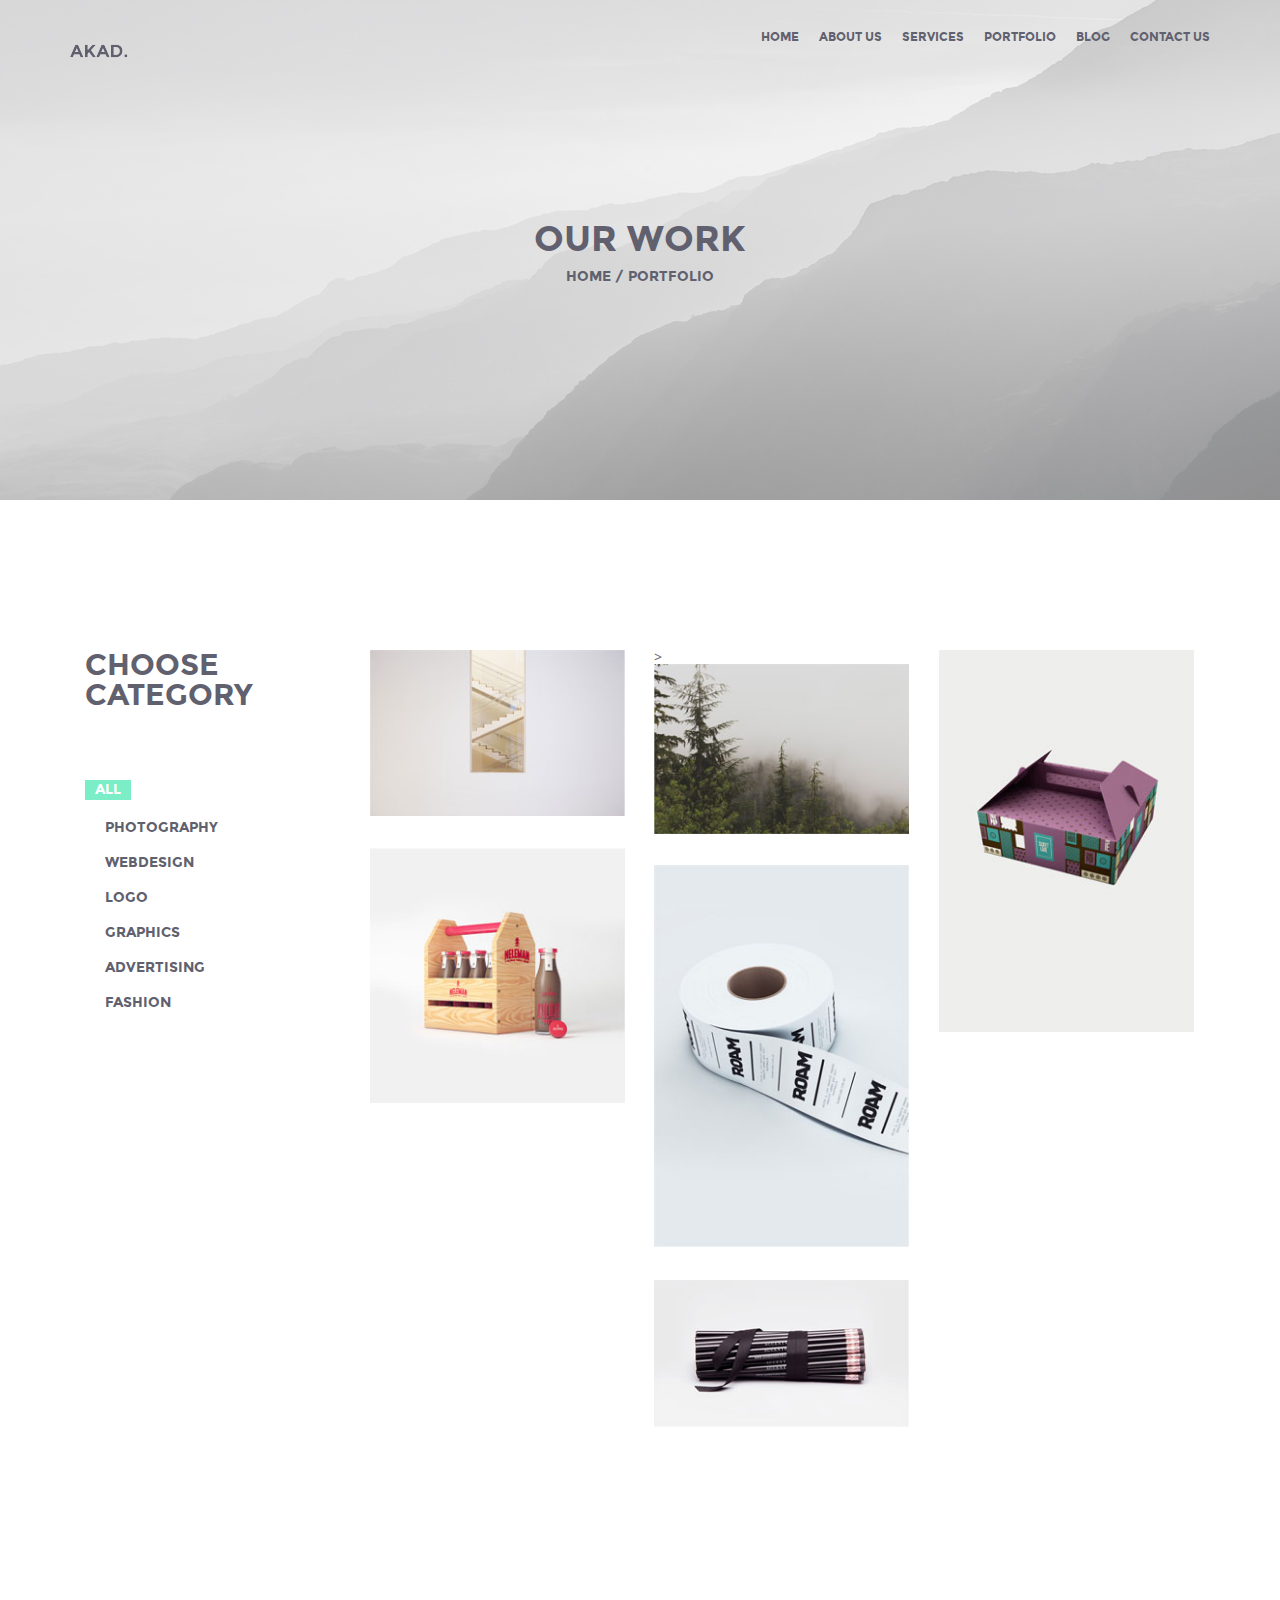
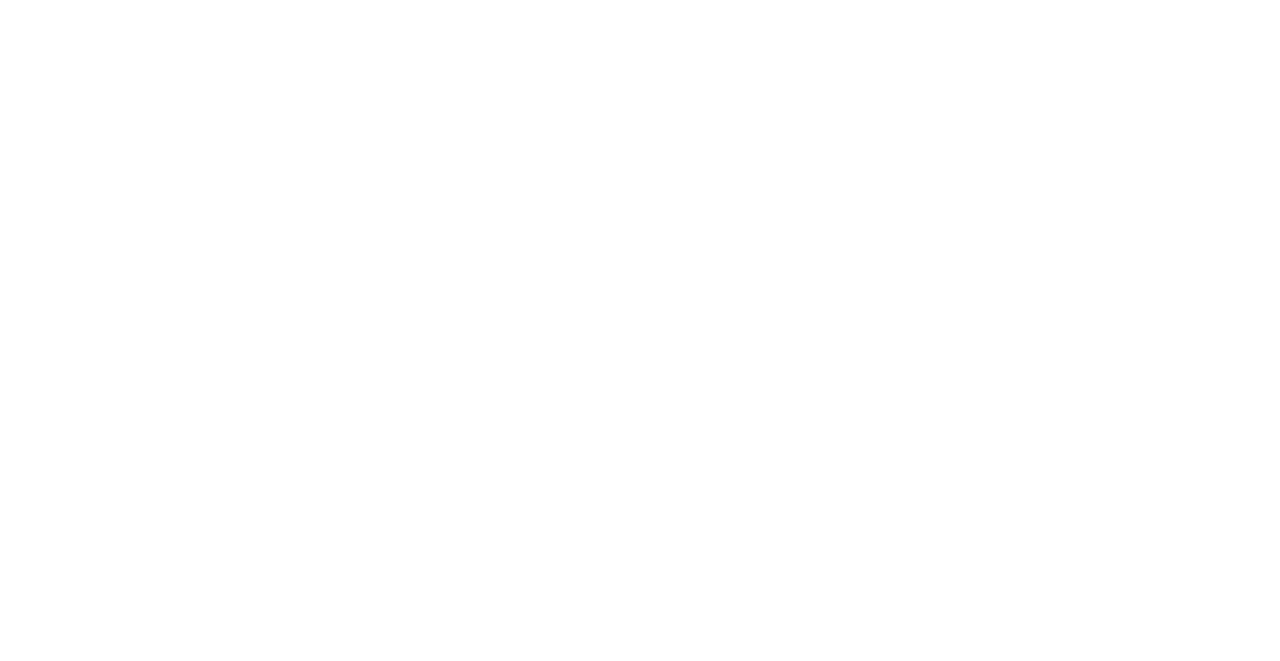
<file: AKAD/portfolio.html>
<!DOCTYPE html>
<html lang="en">
<head>
	<title>AKAD</title>
	<meta charset="utf-8">
	<meta name="keywords" content="veniam, quis, minim, enim, magna">
	<meta name="description" content="AKAD is a creative and modern template for digital agencies">
	<meta name="viewport" content="width=device-width, initial-scale=1.0">
	<link rel="shortcut icon" type="image/x-icon" href="image/favicon.ico">
	<link rel="stylesheet" href="css/bootstrap.min.css">
	<link rel="stylesheet" href="css/ionicons.min.css">
	<link rel="stylesheet" href="css/flexslider.css"> 
	<link rel="stylesheet" href="css/animate.css"> 
	<link rel="stylesheet" href="css/style.css">
</head>
<body>			

<!-- HEADER --> 
	<header class="main-header">
		<div class="container">
			<div class="logo">
				<a href="index.html"><img src="image/logo.png" alt="Logo"></a>
			</div>
			<div class="menu bold-text">
			
				<!-- MENU -->
				<nav class="desktop-nav">
					<ul class="first-level">
						<li><a href="index.html">Home</a></li>
						<li><a href="about.html">about us</a></li>
						<li><a href="services.html">services</a></li>
						<li><a href="">portfolio</a>
							<ul class="second-level">
								<li><a href="portfolio.html">portfolio list</a></li>
								<li><a href="single-project.html">single project 1</a></li>
								<li><a href="single-project.html">single project 2</a></li>
							</ul>
						</li>
						<li><a href="">blog</a>
							<ul class="second-level">
								<li><a href="blog.html">posts list</a></li>
								<li><a href="blog.html">single post</a></li>
							</ul>
						</li>
						<li><a href="contact.html">contact us</a></li>
					</ul>
				</nav>
				
				<!-- MENU MOBILE -->
				<nav class="mobile-nav"></nav>
				<div class="menu-icon">
					<div class="line"></div>
					<div class="line"></div>
					<div class="line"></div>
				</div>
			</div>
		</div>
	</header>

<!-- Главный заголовок сайта -->
	<div class="site-title-2 bold-text wow fadeInUp">
		<div>
		    <h1>our work</h1>
			<span>home / portfolio</span>
		</div>
	</div>
	
<!-- Portfolio -->
	<section class="portfolio">
		<div class="container">
				
			<!-- Categories -->
			<div class="col-md-3">
				<div class="row<!--  categories-grid wow fadeInLeft -->">
					<span class="bold-text">choose category</span>

					<nav class="categories">
						<ul class="portfolio_filter">
							<li><a href="" class="active" data-filter="*">all</a></li>
							<li><a href="" data-filter=".photography">photography</a></li>
							<li><a href="" data-filter=".web">webdesign</a></li>
							<li><a href="" data-filter=".logo">logo</a></li>
							<li><a href="" data-filter=".graphics">graphics</a></li>
							<li><a href="" data-filter=".ads">advertising</a></li>
							<li><a href="" data-filter=".fashion">fashion</a></li>
						</ul>
					</nav>
				</div>
			</div>

			<div class="col-md-9">
				<div class="row portfolio_container">
				
					<div class="col-md-4 photography">
						<a href="single-project.html" class="<!-- portfolio_item --> <!-- work-grid wow fadeInUp -->">
							<img src="image/photo-2.jpg" alt="image">
							<!-- <div class="portfolio_item_hover">
								<div class="item_info">
									<!-- <span>Brave man</span>
									<em>super hero</em> -->
							<!-- 	</div>
							</div>  -->
						</a>
					</div>

					<div class="col-md-4 fashion logo">
						<a href="single-project.html" <!-- class="portfolio_item work-grid wow fadeInUp" -->>
							<img src="image/photo-3.jpg" alt="image">
							<div class="portfolio_item_hover">
								<div class="item_info">
									<!-- <span>super man</span>
									<em>super hero</em> -->
								</div>
							</div>
						</a>
					</div>

					<div class="col-md-4 ads graphics">
						<a href="single-project.html" class="portfolio_item work-grid wow fadeInUp">
							<img src="image/photo-4.jpg" alt="image">
							<div class="portfolio_item_hover">
								<div class="item_info">
									<!-- <span>bat man</span>
									<em>super hero</em> -->
								</div>
							</div>
						</a>
					</div>

					<div class="col-md-4 fashion ads">
						<a href="single-project.html" class="portfolio_item work-grid wow fadeInUp">
							<img src="image/photo-5.jpg" alt="image">
							<div class="portfolio_item_hover">
								<div class="item_info">
									<!-- <span>spider man</span>
									<em>super hero</em> -->
								</div>
							</div>
						</a>
					</div>

					<div class="col-md-4 graphics ads">
						<a href="single-project.html" class="portfolio_item work-grid wow fadeInUp">
							<img src="image/photo-6.jpg" alt="image">
							<div class="portfolio_item_hover">
								<div class="item_info">
									<!-- <span>iron man</span>
									<em>super hero</em> -->
								</div>
							</div>
						</a>
					</div>

					<div class="col-md-4 logo web photography">
						<a href="single-project.html" class="portfolio_item work-grid wow fadeInUp">
							<img src="image/photo-7.jpg" alt="image">
							<div class="portfolio_item_hover">
								<div class="item_info">
									<!-- <span>iron man</span>
									<em>super hero</em> -->
								</div>
							</div>
						</a>
					</div>

					<div class="col-md-4 ads graphics">
						<a href="single-project.html" class="portfolio_item work-grid wow fadeInUp">
							<img src="image/photo-8.jpg" alt="image">
							<div class="portfolio_item_hover">
								<div class="item_info">
									<!-- <span>iron man</span>
									<em>super hero</em> -->
								</div>
							</div>
						</a>
					</div>

					<div class="col-md-4 web fashion photography">
						<a href="single-project.html" class="portfolio_item work-grid wow fadeInUp">
							<img src="image/photo-9.jpg" alt="image">
							<div class="portfolio_item_hover">
								<div class="item_info">
									<!-- <span>iron man</span>
									<em>super hero</em> -->
								</div>
							</div>
						</a>
					</div>

					<div class="col-md-4 web fashion logo">
						<!-- <a href="single-project.html" class="portfolio_item work-grid wow fadeInUp"> -->
							<img src="image/photo-10.jpg" alt="image">
							<!-- <div class="portfolio_item_hover">
								<div class="item_info">
									<!-- <span>iron man</span>
									<em>super hero</em> -->
							<!-- 	</div> -->
						<!-- 	</div> --> 
						</a>
					</div>
				</div>
			</div>
		</div>
	</section>
	
<!-- Green sector -->
	<section class="green-sector wow fadeInUp"> 
		<div class="container">
			<div class="col-md-6 col-sm-12">
				<div class="row">
					<h3 class="white-text bold-text">you think we're cool? let's work together</h3>
					<a href="" class="button bold-text">get in touch</a>
				</div>
			</div>
			
			<div class="col-md-6 col-sm-12">
				<div class="row">
					<div class="white-section">
						<span class="bold-text gray-text">stay informed with our newsletter</span>
						<p>
							Lorem ipsum dolor sit amet, consectetur adipisicing elit, sed do eiusmod
							tempor incididunt ut labore et dolore magna aliqua.
						</p>
						<form action="#" method="post">
							<div class="input">
								<input type="text" name="email" placeholder="your email">
							</div>
							<button type="submit"><span class="bold-text">send</span></button>
						</form>
					</div>
				</div>
			</div>
		</div>
	</section>
	
<!-- FOOTER --> 
	<footer class="main-footer wow fadeInUp">
		<div class="container">
			<div class="col-md-8 col-sm-12">
				<div class="row">
					<nav class="footer-nav">
						<ul>
							<li><a href="index.html">Home</a></li>
							<li><a href="about.html">about us</a></li>
							<li><a href="services.html">services</a></li>
							<li><a href="portfolio.html">portfolio</a></li>
							<li><a href="blog.html">blog</a></li>
							<li><a href="contact.html">contact us</a></li>
						</ul>
					</nav>
				</div>
			</div>

			<div class="col-md-4 col-sm-12" style="text-align:right">
				<div class="row">
					<div class="gray-text">
						created by akhouad &copy;2016. all rights reserved.
					</div>
					<ul class="social-icons" style="margin-top:30px;float:right">
						<li><a href="https://www.facebook.com"><i class="icon ion-social-facebook"></i></a></li>
						<li><a href="https://twitter.com"><i class="icon ion-social-twitter"></i></a></li>
						<li><a href="https://www.youtube.com"><i class="icon ion-social-youtube"></i></a></li>
						<li><a href="https://www.linkedin.com"><i class="icon ion-social-linkedin"></i></a></li>
						<li><a href="https://www.pinterest.com"><i class="icon ion-social-pinterest"></i></a></li>
						<li><a href="https://www.instagram.com"><i class="icon ion-social-instagram"></i></a></li>
					</ul>
				</div>
			</div>
		</div>
	</footer>



	<script src="js/jquery-2.1.4.min.js"></script>
	<script src="js/isotope.pkgd.min.js"></script>
	<script src="js/jquery.flexslider.js"></script>
	<script src="js/wow.min.js"></script> 
    <script src="js/main.js"></script> 

	<script>

		$(window).load(function() {
		
			new WOW().init();
			
			// Initialization block layout
			var $container = $('.portfolio_container');
			$container.isotope({
				filter: '*',
			});
				 
			$('.portfolio_filter a').click(function(){
				$('.portfolio_filter .active').removeClass('active');
				$(this).addClass('active');
				 
				var selector = $(this).attr('data-filter');
				$container.isotope({
					filter: selector,
					animationOptions: {
						duration: 500,
						animationEngine : "jquery"
					}
				});
				return false;
			}); 

		});

	</script>



</body>
</html>
</file>
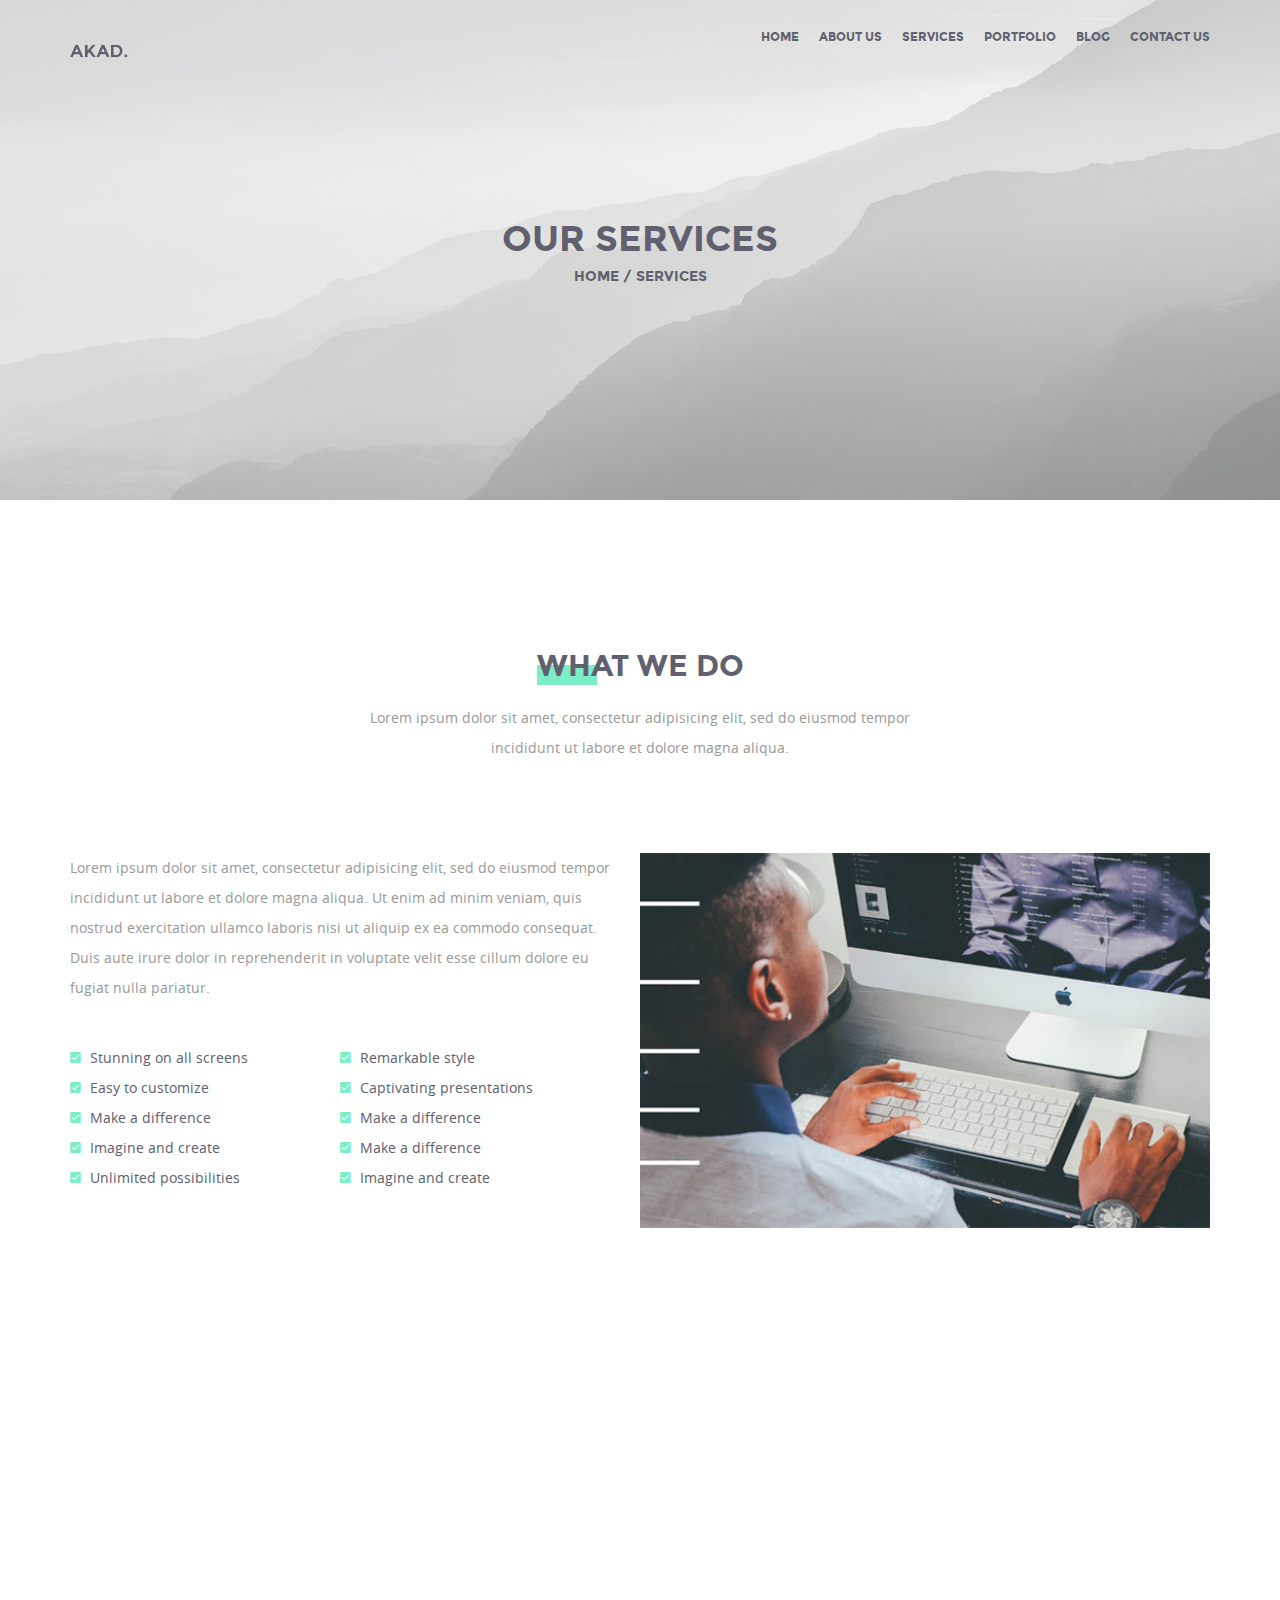
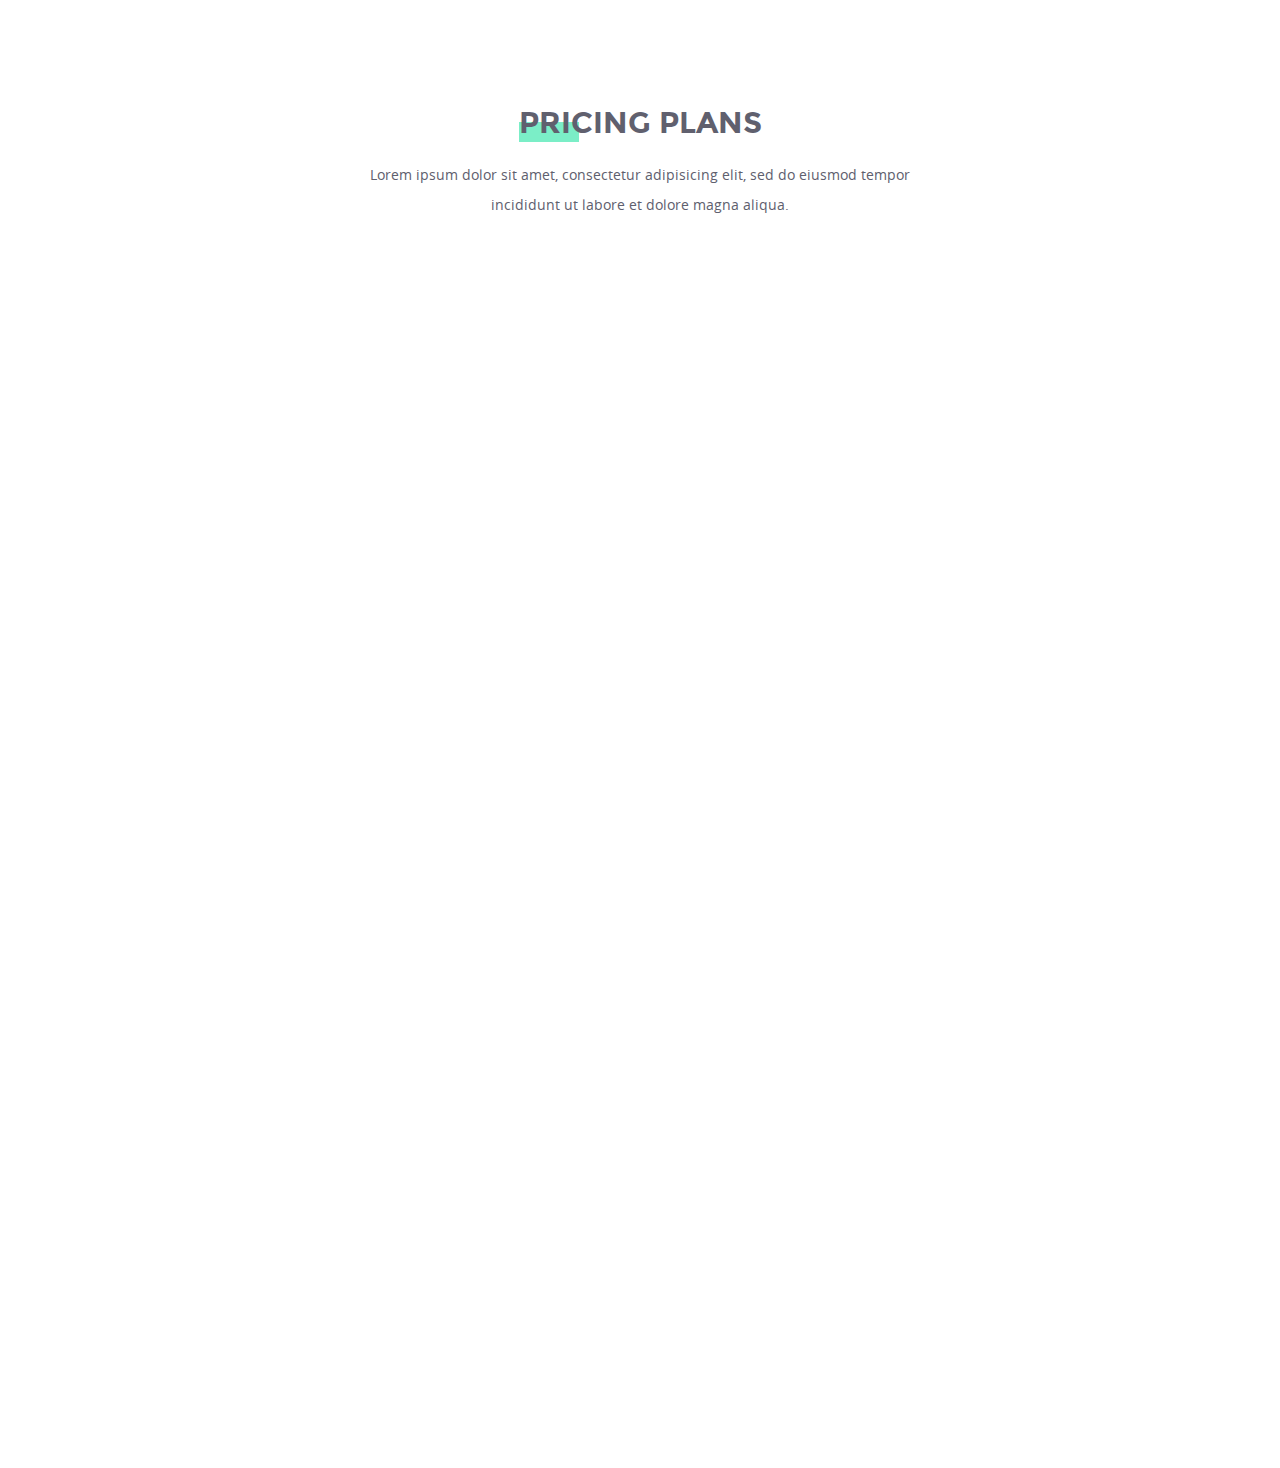
<file: AKAD/services.html>
<!DOCTYPE html>
<html lang="en">
<head>
	<title>AKAD</title>
	<meta charset="utf-8">
	<meta name="keywords" content="veniam, quis, minim, enim, magna">
	<meta name="description" content="AKAD is a creative and modern template for digital agencies">
	<meta name="viewport" content="width=device-width, initial-scale=1.0">
	<link rel="shortcut icon" type="image/x-icon" href="image/favicon.ico">
	<link rel="stylesheet" href="css/bootstrap.min.css">
	<link rel="stylesheet" href="css/ionicons.min.css">
	<link rel="stylesheet" href="css/flexslider.css"> 
	<link rel="stylesheet" href="css/animate.css"> 
	<link rel="stylesheet" href="css/style.css">
</head>
<body>			

<!-- HEADER --> 
	<header class="main-header">
		<div class="container">
			<div class="logo">
				<a href="index.html"><img src="image/logo.png" alt="Logo"></a>
			</div>
			<div class="menu bold-text">
			
				<!-- MENU -->
				<nav class="desktop-nav">
					<ul class="first-level">
						<li><a href="index.html">Home</a></li>
						<li><a href="about.html">about us</a></li>
						<li><a href="services.html">services</a></li>
						<li><a href="">portfolio</a>
							<ul class="second-level">
								<li><a href="portfolio.html">portfolio list</a></li>
								<li><a href="single-project.html">single project 1</a></li>
								<li><a href="single-project.html">single project 2</a></li>
							</ul>
						</li>
						<li><a href="">blog</a>
							<ul class="second-level">
								<li><a href="blog.html">posts list</a></li>
								<li><a href="blog.html">single post</a></li>
							</ul>
						</li>
						<li><a href="contact.html">contact us</a></li>
					</ul>
				</nav>
				
				<!-- MENU MOBILE -->
				<nav class="mobile-nav"></nav>
				<div class="menu-icon">
					<div class="line"></div>
					<div class="line"></div>
					<div class="line"></div>
				</div>
			</div>
		</div>
	</header>

<!-- The main site title - 2 -->
	<div class="site-title-2 bold-text wow fadeInUp">
		<div><h1>our services</h1>
			<span>home / services</span>
		</div>
	</div>
	
<!-- What we do -->
	<section class="work wow fadeInUp">
		<div class="container">
			<div class="rov">
				<h2 class="caption bold-text">what we do</h2>
				<p>Lorem ipsum dolor sit amet, consectetur adipisicing elit, sed do eiusmod tempor incididunt ut labore et dolore magna aliqua.</p>	
			</div>
			<div class="col-md-6 col-sm-12">
				<div class="row">
					<p>Lorem ipsum dolor sit amet, consectetur adipisicing elit, sed do eiusmod tempor incididunt ut labore et dolore magna aliqua. Ut enim ad minim veniam, quis nostrud exercitation ullamco laboris nisi ut aliquip ex ea commodo consequat. Duis aute irure dolor in reprehenderit in voluptate velit esse cillum dolore eu fugiat nulla pariatur.</p>
				</div>
				<div class="col-md-6">
					<div class="row">
					    <ul class="list">
							<li>Stunning on all screens</li>
							<li>Easy to customize</li>
							<li>Make a difference</li>
							<li>Imagine and create</li>
							<li>Unlimited possibilities</li>
						</ul>
					</div>
				</div>
				<div class="col-md-6">
					<div class="row">
					    <ul class="list">
							<li>Remarkable style</li>
							<li>Captivating presentations</li>
							<li>Make a difference</li>
							<li>Make a difference</li>
							<li>Imagine and create</li>
					    </ul>
					</div>
				</div>			
			</div>
			<div class="col-md-6 col-sm-12">
				<div class="row">
					<img src="image/work.jpg" alt="Work">
				</div>
			</div>
	    </div>
	</section>
	
<!-- Advantages -->
	<section class="advantages">
		<div class="container">
			<div class="col-md-3  col-sm-6 col-xs-12 wow fadeInUp" style="animation-delay: 0.1s">
				<div class="row">
					<i class="ion-ios-pulse"><div></div></i>
					<span class="bold-text">keep pulse going</span>
					<p>Lorem ipsum dolor sit amet, consectetur adipisicing elit, sed do eiusmod tempor incididunt.</p>
				</div>
			</div>
			<div class="col-md-3 col-sm-6 col-xs-12 wow fadeInUp" style="animation-delay: 0.2s">
				<div class="row">
					<i class="ion-ios-infinite-outline"><div></div></i>
					<span class="bold-text">unlimited options</span>
					<p>Lorem ipsum dolor sit amet, consectetur adipisicing elit, sed do eiusmod tempor incididunt.</p>
				</div>
			</div>	
			<div class="col-md-3 col-sm-6 col-xs-12 wow fadeInUp" style="animation-delay: 0.3s">
				<div class="row">
					<i class="ion-ios-lightbulb-outline"><div></div></i>
					<span class="bold-text">great ideas</span>
					<p>Lorem ipsum dolor sit amet, consectetur adipisicing elit, sed do eiusmod tempor incididunt.</p>
				</div>
			</div> 
			<div class="col-md-3 col-sm-6 col-xs-12 wow fadeInUp" style="animation-delay: 0.4s">
				<div class="row">
					<i class="ion-ios-settings"><div></div></i>
					<span class="bold-text">awesome support</span>
					<p>Lorem ipsum dolor sit amet, consectetur adipisicing elit, sed do eiusmod tempor incididunt.</p>
				</div>
			</div>
		</div>
	</section>

<!-- Pricing plans -->
	<section class="price">
		<div class="container">
			<div class="rov">
				<h2 class="caption bold-text">pricing plans</h2>
				<p>Lorem ipsum dolor sit amet, consectetur adipisicing elit, sed do eiusmod tempor incididunt ut labore et dolore magna aliqua.</p>	
			</div>
			<div class="col-md-4 col-sm-6 col-xs-12 wow fadeInUp" style="animation-delay: 0.1s">
			    <div class="row">
				    <div class="block">
					    <h5 class="bold-text">basic</h5>
						<span class="bold-text">$35.99 monthly</span>
						<ul class="list">
							<li>Lorem ipsum dolor sit amet</li>
							<li>Consectetuer adipiscing elit</li>
							<li>Sed diam nonummy</li>
							<li>Nibh euismod tincidunt</li>
							<li>Ut laoreet dolore</li>
							<li>Magna aliquam erat volutpat</li>
						</ul>
						<a href="" class="button bold-text">get started</a>
					</div>
				</div>
			</div>
			<div class="col-md-4 col-sm-6 col-xs-12 wow fadeInUp"style="animation-delay: 0.2s">
			    <div class="row">
				    <div class="block">
					    <h5 class="bold-text">advanced</h5>
						<span class="bold-text">$55.99 monthly</span>
						<ul class="list">
							<li>Lorem ipsum dolor sit amet</li>
							<li>Consectetuer adipiscing elit</li>
							<li>Sed diam nonummy</li>
							<li>Nibh euismod tincidunt</li>
							<li>Ut laoreet dolore</li>
							<li>Magna aliquam erat volutpat</li>
						</ul>
						<a href="" class="button bold-text">get started</a>
					</div>
				</div>
			</div>	
			<div class="col-md-4 col-sm-6 col-xs-12 wow fadeInUp" style="animation-delay: 0.3s">
			    <div class="row">
				    <div class="block">
					    <h5 class="bold-text">smart</h5>
						<span class="bold-text">$75.99 monthly</span>
						<ul class="list">
							<li>Lorem ipsum dolor sit amet</li>
							<li>Consectetuer adipiscing elit</li>
							<li>Sed diam nonummy</li>
							<li>Nibh euismod tincidunt</li>
							<li>Ut laoreet dolore</li>
							<li>Magna aliquam erat volutpat</li>
						</ul>
						<a href="" class="button bold-text">get started</a>
					</div>
				</div>
			</div>			
		</div>
	</section> 
	
<!-- Green sector -->
	<section class="green-sector wow fadeInUp"> 
		<div class="container">
			<div class="col-md-6 col-sm-12">
				<div class="row">
					<h3 class="white-text bold-text">you think we're cool? let's work together</h3>
					<a href="" class="button bold-text">get in touch</a>
				</div>
			</div>
			
			<div class="col-md-6 col-sm-12">
				<div class="row">
					<div class="white-section">
						<span class="bold-text gray-text">stay informed with our newsletter</span>
						<p>
							Lorem ipsum dolor sit amet, consectetur adipisicing elit, sed do eiusmod
							tempor incididunt ut labore et dolore magna aliqua.
						</p>
						<form action="#" method="post">
							<div class="input">
								<input type="text" name="email" placeholder="your email">
							</div>
							<button type="submit"><span class="bold-text">send</span></button>
						</form>
					</div>
				</div>
			</div>
		</div>
	</section>
	
<!-- FOOTER --> 
	<footer class="main-footer wow fadeInUp">
		<div class="container">
			<div class="col-md-8 col-sm-12">
				<div class="row">
					<nav class="footer-nav">
						<ul>
							<li><a href="index.html">Home</a></li>
							<li><a href="about.html">about us</a></li>
							<li><a href="services.html">services</a></li>
							<li><a href="portfolio.html">portfolio</a></li>
							<li><a href="blog.html">blog</a></li>
							<li><a href="contact.html">contact us</a></li>
						</ul>
					</nav>
				</div>
			</div>

			<div class="col-md-4 col-sm-12" style="text-align:right">
				<div class="row">
					<div class="gray-text">
						created by akhouad &copy;2016. all rights reserved.
					</div>
					<ul class="social-icons" style="margin-top:30px;float:right">
						<li><a href="https://www.facebook.com"><i class="icon ion-social-facebook"></i></a></li>
						<li><a href="https://twitter.com"><i class="icon ion-social-twitter"></i></a></li>
						<li><a href="https://www.youtube.com"><i class="icon ion-social-youtube"></i></a></li>
						<li><a href="https://www.linkedin.com"><i class="icon ion-social-linkedin"></i></a></li>
						<li><a href="https://www.pinterest.com"><i class="icon ion-social-pinterest"></i></a></li>
						<li><a href="https://www.instagram.com"><i class="icon ion-social-instagram"></i></a></li>
					</ul>
				</div>
			</div>
		</div>
	</footer>



	<script src="js/jquery-2.1.4.min.js"></script>
	<script src="js/isotope.pkgd.min.js"></script>
	<script src="js/jquery.flexslider.js"></script>
	<script src="js/wow.min.js"></script>
    <script src="js/main.js"></script>

	<script>

	  $(window).load(function() {
	  
		new WOW().init();
		
	  });
	  
	</script>



</body>
</html>
</file>
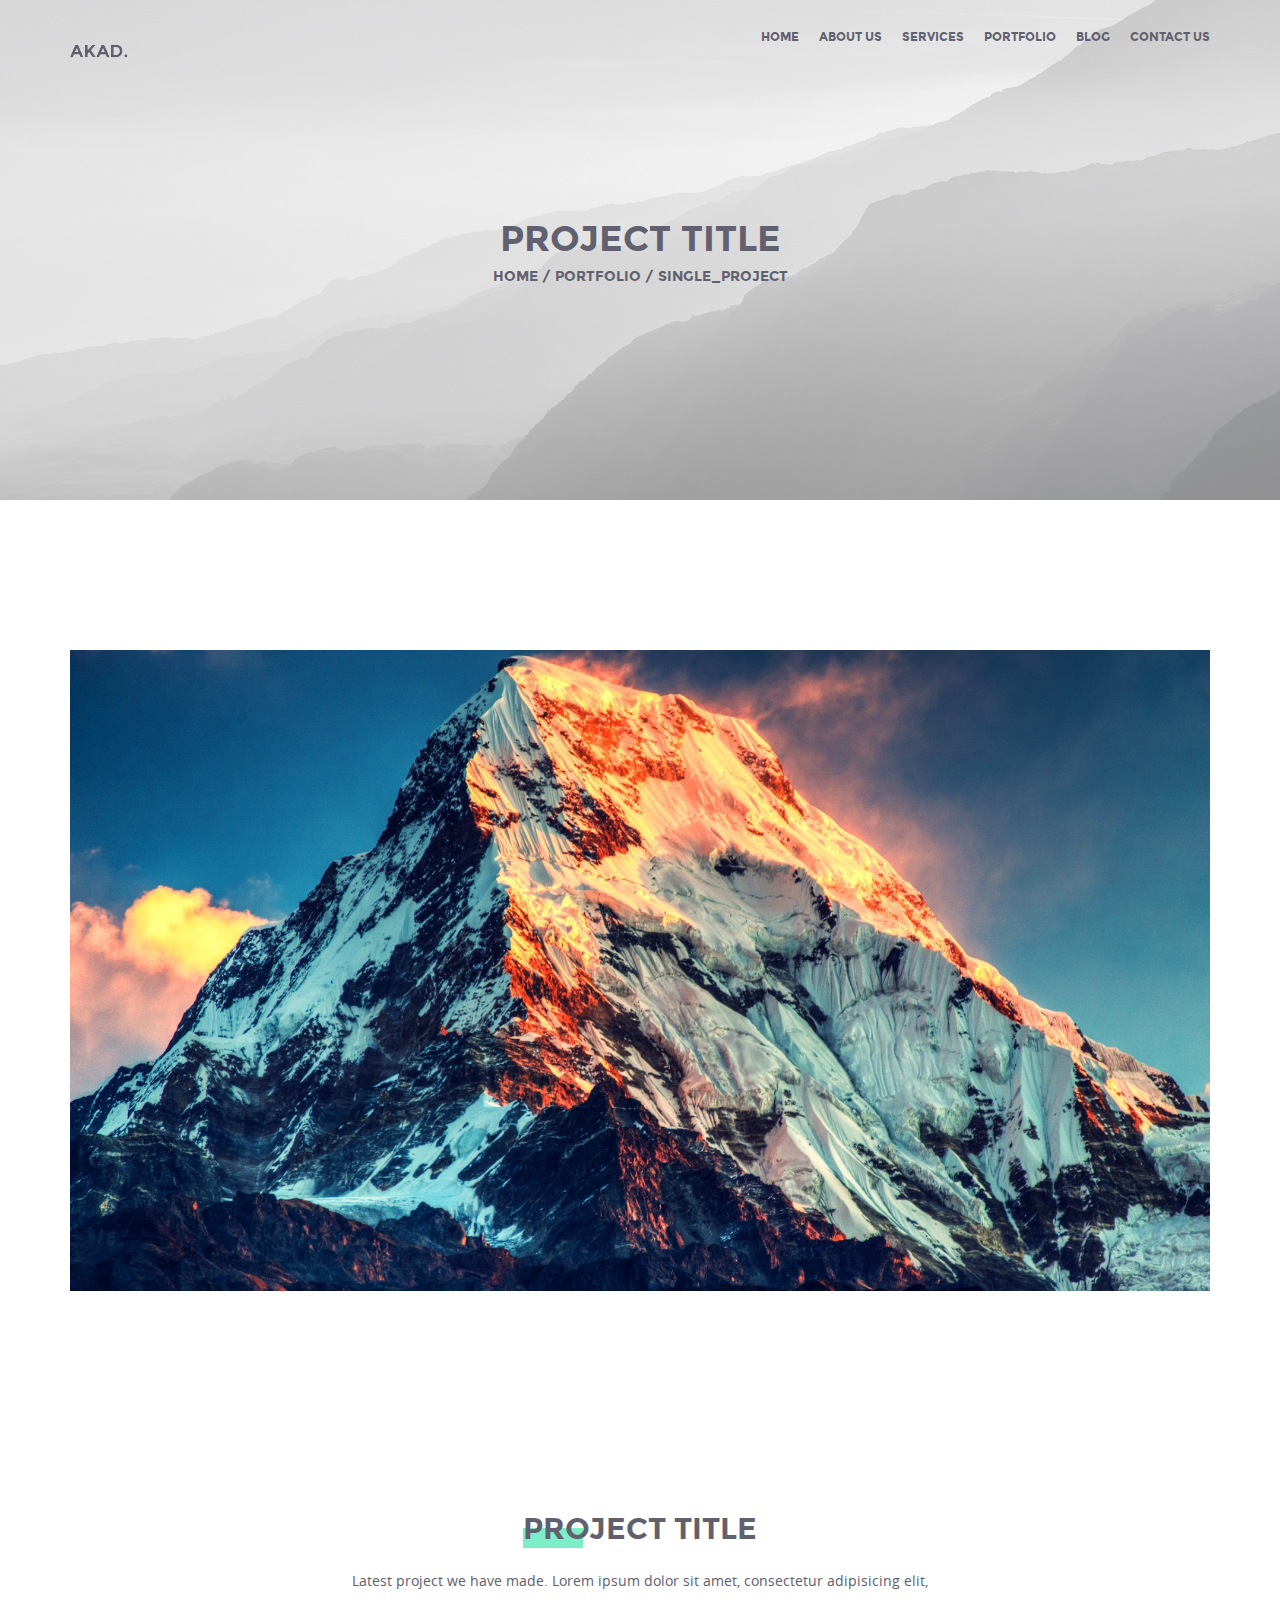
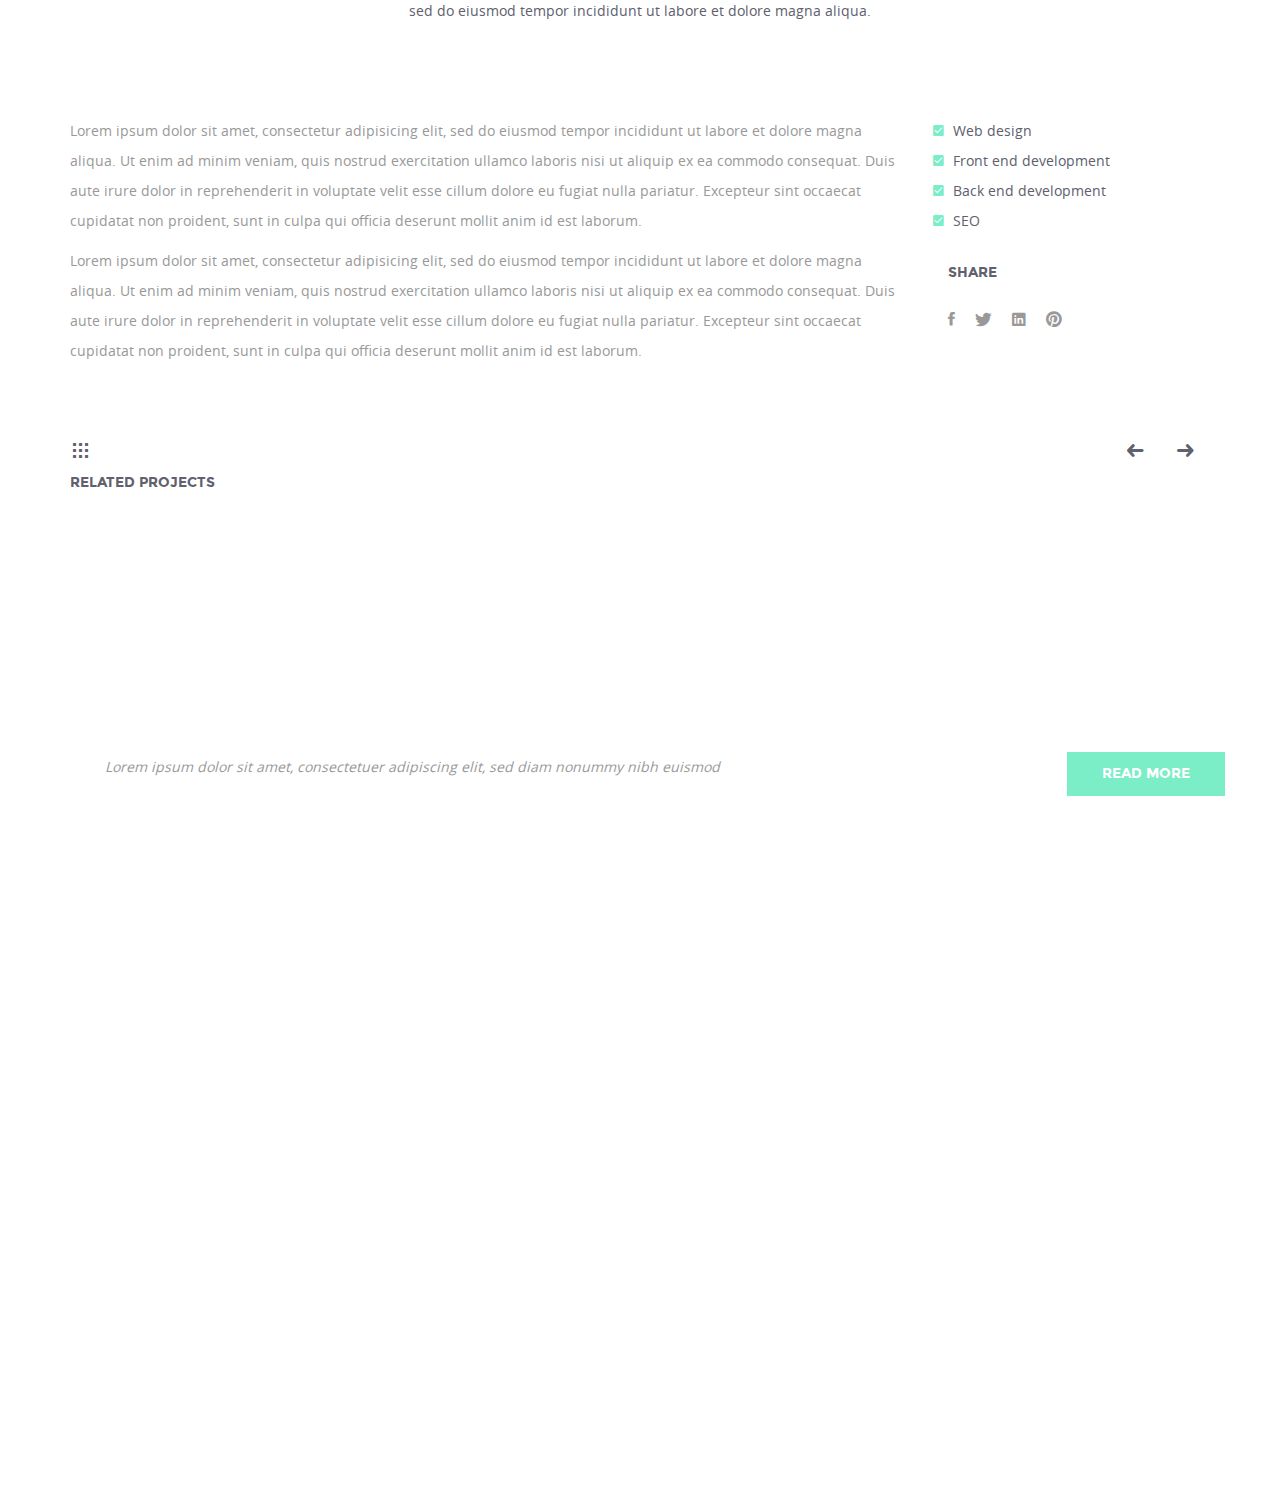
<file: AKAD/single-project.html>
<!DOCTYPE html>
<html lang="en">
<head>
	<title>AKAD</title>
	<meta charset="utf-8">
	<meta name="keywords" content="veniam, quis, minim, enim, magna">
	<meta name="description" content="AKAD is a creative and modern template for digital agencies">
	<meta name="viewport" content="width=device-width, initial-scale=1.0">
	<link rel="shortcut icon" type="image/x-icon" href="image/favicon.ico">
	<link rel="stylesheet" href="css/bootstrap.min.css">
	<link rel="stylesheet" href="css/ionicons.min.css">
	<link rel="stylesheet" href="css/flexslider.css"> 
	<link rel="stylesheet" href="css/animate.css"> 
	<link rel="stylesheet" href="css/style.css">
</head>
<body>			

<!-- HEADER --> 
	<header class="main-header">
		<div class="container">
			<div class="logo">
				<a href="index.html"><img src="image/logo.png" alt="Logo"></a>
			</div>
			<div class="menu bold-text">
			
				<!-- MENU -->
				<nav class="desktop-nav">
					<ul class="first-level">
						<li><a href="index.html">Home</a></li>
						<li><a href="about.html">about us</a></li>
						<li><a href="services.html">services</a></li>
						<li><a href="">portfolio</a>
							<ul class="second-level">
								<li><a href="portfolio.html">portfolio list</a></li>
								<li><a href="single-project.html">single project 1</a></li>
								<li><a href="single-project.html">single project 2</a></li>
							</ul>
						</li>
						<li><a href="">blog</a>
							<ul class="second-level">
								<li><a href="blog.html">posts list</a></li>
								<li><a href="blog.html">single post</a></li>
							</ul>
						</li>
						<li><a href="contact.html">contact us</a></li>
					</ul>
				</nav>
				
				<!-- MENU MOBILE -->
				<nav class="mobile-nav"></nav>
				<div class="menu-icon">
					<div class="line"></div>
					<div class="line"></div>
					<div class="line"></div>
				</div>
			</div>
		</div>
	</header>

<!-- The main site title - 2 -->
	<div class="site-title-2 bold-text wow fadeInUp">
		<div>
		    <h1>Project Title</h1>
			<span>home / portfolio / single_project</span>
		</div>
	</div>
	
<!-- Single project -->
	<section class="project-1">
		<div class="container">
		
			<div class="mountain">
                <ul class="slides mountain">
                	<li><img src="image/mountain.jpg" alt="mountain"></li>
                	<li><img src="image/mountain-1.jpg" alt="mountain"></li>
					<li><img src="image/mountain-2.jpg" alt="mountain"></li>
                </ul>	
			</div>
			
			<div class="row">
				<h2 class="caption bold-text">project title</h2>
				<p>Latest project we have made. Lorem ipsum dolor sit amet, 
				consectetur adipisicing elit, sed do eiusmod tempor 
				incididunt ut labore et dolore magna aliqua.</p>	
			</div>
			
			 <div class="row description">
			    <div class="col-md-9 col-sm-12">
					<p>
						Lorem ipsum dolor sit amet, consectetur adipisicing 
						elit, sed do eiusmod tempor incididunt ut labore et 
						dolore magna aliqua. Ut enim ad minim veniam, quis 
						nostrud exercitation ullamco laboris nisi ut aliquip
						ex ea commodo consequat. Duis aute irure dolor in 
						reprehenderit in voluptate velit esse cillum dolore eu 
						fugiat nulla pariatur. Excepteur sint occaecat cupidatat 
						non proident, sunt in culpa qui officia deserunt mollit 
						anim id est laborum.
					</p>
					<p>
						Lorem ipsum dolor sit amet, consectetur adipisicing 
						elit, sed do eiusmod tempor incididunt ut labore et 
						dolore magna aliqua. Ut enim ad minim veniam, quis 
						nostrud exercitation ullamco laboris nisi ut aliquip 
						ex ea commodo consequat. Duis aute irure dolor in 
						reprehenderit in voluptate velit esse cillum dolore 
						eu fugiat nulla pariatur. Excepteur sint occaecat 
						cupidatat non proident, sunt in culpa qui officia 
						deserunt mollit anim id est laborum.
					</p>
				</div>
				
				<div class="col-md-3 col-sm-12">
				    <ul class="list">
				    	<li>Web design</li>
				    	<li>Front end development</li>
				    	<li>Back end development</li>
				    	<li>SEO</li>
				    </ul>
					<div class="bold-text widget_title" style="text-align:left">share</div>
					<ul class="social-icons">
						<li><a href="javasript:void(0);" data-social="fb"><i class="ion-social-facebook"></i></a></li>
						<li><a href="javasript:void(0);" data-social="tw"><i class="ion-social-twitter"></i></a></li>
						<li><a href="javasript:void(0);" data-social="ln"><i class="ion-social-linkedin"></i></a></li>
						<li><a href="javasript:void(0);" data-social="pt"><i class="ion-social-pinterest"></i></a></li>
					</ul>
				</div>
			</div>
			
			<div class="row projects">
			    <div class="col-md-12 nav" style="text-align:center">
				    <div class="grid"><a href="portfolio.html"><i class="ion-grid"></i></a></div>
					<div class="arrow">
						<a href=""><i class="ion-arrow-left-c"></i></a>
						<a href=""><i class="ion-arrow-right-c"></i></a>
					</div>
					<div class="bold-text widget_title">related projects</div>
				</div>
					
				<div class="col-md-3 col-sm-4 col-xs-6">
					<a href="" class="portfolio_item work-grid wow fadeInUp">
						<img src="image/photo-2.jpg" alt="image">
						<div class="portfolio_item_hover">
							<div class="item_info">
								<span>iron man</span>
								<em>super hero</em>
							</div>
						</div>
					</a>
				</div>
				
				<div class="col-md-3 col-sm-4 col-xs-6">
					<a href="" class="portfolio_item work-grid wow fadeInUp">
						<img src="image/photo-3.jpg" alt="image">
						<div class="portfolio_item_hover">
							<div class="item_info">
								<span>iron man</span>
								<em>super hero</em>
							</div>
						</div>
					</a>
				</div>
				
				<div class="col-md-3 col-sm-4 col-xs-6">
					<a href="" class="portfolio_item work-grid wow fadeInUp">
						<img src="image/photo-7.jpg" alt="image">
						<div class="portfolio_item_hover">
							<div class="item_info">
								<span>iron man</span>
								<em>super hero</em>
							</div>
						</div>
					</a>
				</div>
				
				<div class="col-md-3 col-sm-4 col-xs-6">
					<a href="" class="portfolio_item work-grid wow fadeInUp">
						<img src="image/photo-10.jpg" alt="image">
						<div class="portfolio_item_hover">
							<div class="item_info">
								<span>iron man</span>
								<em>super hero</em>
							</div>
						</div>
					</a>
				</div>
				
			</div>
		</div>
	</section>
	
	<div class="container">
		<div class="row italic-p">
			<p>Lorem ipsum dolor sit amet, consectetuer adipiscing elit, sed diam nonummy nibh euismod</p>
			<a href="" class="button bold-text">Read more</a>
		</div>
	</div>
	
<!-- Green sector -->
	<section class="green-sector wow fadeInUp"> 
		<div class="container">
			<div class="col-md-6 col-sm-12">
				<div class="row">
					<h3 class="white-text bold-text">you think we're cool? let's work together</h3>
					<a href="" class="button bold-text">get in touch</a>
				</div>
			</div>
			
			<div class="col-md-6 col-sm-12">
				<div class="row">
					<div class="white-section">
						<span class="bold-text gray-text">stay informed with our newsletter</span>
						<p>
							Lorem ipsum dolor sit amet, consectetur adipisicing elit, sed do eiusmod
							tempor incididunt ut labore et dolore magna aliqua.
						</p>
						<form action="#" method="post">
							<div class="input">
								<input type="text" name="email" placeholder="your email">
							</div>
							<button type="submit"><span class="bold-text">send</span></button>
						</form>
					</div>
				</div>
			</div>
		</div>
	</section>
	
<!-- FOOTER --> 
	<footer class="main-footer wow fadeInUp">
		<div class="container">
			<div class="col-md-8 col-sm-12">
				<div class="row">
					<nav class="footer-nav">
						<ul>
							<li><a href="index.html">Home</a></li>
							<li><a href="about.html">about us</a></li>
							<li><a href="services.html">services</a></li>
							<li><a href="portfolio.html">portfolio</a></li>
							<li><a href="blog.html">blog</a></li>
							<li><a href="contact.html">contact us</a></li>
						</ul>
					</nav>
				</div>
			</div>

			<div class="col-md-4 col-sm-12" style="text-align:right">
				<div class="row">
					<div class="gray-text">
						created by akhouad &copy;2016. all rights reserved.
					</div>
					<ul class="social-icons" style="margin-top:30px;float:right">
						<li><a href="https://www.facebook.com"><i class="icon ion-social-facebook"></i></a></li>
						<li><a href="https://twitter.com"><i class="icon ion-social-twitter"></i></a></li>
						<li><a href="https://www.youtube.com"><i class="icon ion-social-youtube"></i></a></li>
						<li><a href="https://www.linkedin.com"><i class="icon ion-social-linkedin"></i></a></li>
						<li><a href="https://www.pinterest.com"><i class="icon ion-social-pinterest"></i></a></li>
						<li><a href="https://www.instagram.com"><i class="icon ion-social-instagram"></i></a></li>
					</ul>
				</div>
			</div>
		</div>
	</footer>



	<script src="js/jquery-2.1.4.min.js"></script>
	<script src="js/isotope.pkgd.min.js"></script>
	<script src="js/jquery.flexslider.js"></script>
	<script src="js/wow.min.js"></script>
    <script src="js/main.js"></script>
	<script src="js/jquery.social-buttons.min.js"></script>

	<script>

		$(window).load(function() {
		
			new WOW().init();
			
			// 	Initialization slider
			$('.mountain').flexslider({
				animation: "fade",
				directionNav: false,
				controlNav: false, 
				keyboardNav: true,
				slideToStart: 0,
				animationLoop: true,
				pauseOnHover: false,
				slideshowSpeed: 4000,
			});
			
			// Initialization social networks
			$("[data-social]").socialButtons();
			
		});

	</script>



</body>
</html>
</file>
<file: css/style.css>
@font-face {
    font-family: 'Poiret one';
    src: url('../fonts/poiretone-regular-webfont.eot');
    src: url('../fonts/poiretone-regular-webfont.eot?#iefix') format('embedded-opentype'),
         url('../fonts/poiretone-regular-webfont.woff2') format('woff2'),
         url('../fonts/poiretone-regular-webfont.woff') format('woff'),
         url('../fonts/poiretone-regular-webfont.ttf') format('truetype'),
         url('../fonts/poiretone-regular-webfont.svg#poiret_oneregular') format('svg');
    font-weight: normal;
    font-style: normal;
}

* {
	margin: 0;
	padding: 0;
	outline: 0;
	-webkit-box-sizing: border-box;
	   -moz-box-sizing: border-box;
	        box-sizing: border-box;
}

body {
	margin: 50px;
	background: #ccc;
	font-family: 'Arial', sans-serif; 
}

li {list-style: none;}

a, a:hover{
	color: black;
	text-decoration: none;
}

.caption {
	font-family: 'Poiret one';
	color: #1d7791;
}

.list__item {
	display: inline-table;
	margin: 0 10px 10px 0;
	position: relative;
}


.list__block {
	width: 80%;
	padding: 20px;
	text-align: center;
	font-size: 14px;
	position: absolute;
	left: 50%; top: 25%;
	-webkit-transform: translateX(-50%);
	    -ms-transform: translateX(-50%);
	        transform: translateX(-50%);
	z-index: 1;
	opacity: 0;
	-webkit-border-radius: 5px;
	   -moz-border-radius: 5px;
	        border-radius: 5px;
}

.list__item:hover .list__image {
	opacity: 0.2;
	-webkit-transition: all .2s ease-in-out;
			transition: all .2s ease-in-out;
}

.list__item:hover .list__block {
	opacity: 1;
	background: rgba(175,254,254,0.5);
	-webkit-transition: all .2s ease-in-out;
			transition: all .2s ease-in-out;
}

.list__image {
	-webkit-border-radius: 5px;
	   -moz-border-radius: 5px;
	        border-radius: 5px;
}
.list__title {
	font-family: 'Poiret one';
	font-size: 28px;
	color: #1d7791;
	font-weight: bold;
}
.list__description {
	margin-top: 20px;
	text-align: left;
	font-size: 16px;
	line-height: 1.2;
}

.list__icon {
	display: block;
	font-size: 46px;
	margin-bottom: 25px;
	color: #23807e;
}
</file>
<file: AKAD/css/style.css>
/*
 /----- Content -----/

  01. Connecting fonts
  02. Common styles
  03. HEADER
  04. MENU
  05. MENU MOBILE
  06. HOMEPAGE - The main site title
  07. HOMEPAGE - History of Agency 
  08. HOMEPAGE - Why choose us
  09. HOMEPAGE - Our portfolio
  10. Green sector
  11. FOOTER
  12. Icons social networks
  13. The main site title - 2
  14. ABOUT - Some benefits
  15. ABOUT - The dream team
  16. ABOUT - Testimonials 
  17. SERVICES - What we do
  18. SERVICES - Аdvantages 
  19. SERVICES - Pricing plans
  20. CONTACT
  21. BLOG
  22. BLOG - Sidebar
  23. BLOG - Search
  24. BLOG - Posts
  25. BLOG - Categories
  26. BLOG - Tags cloud
  27. BLOG - Instagram
  28. SINGLE PROJECT

*/

@font-face{
  font-family: 'Open Sans';
  src: local("Open Sans"),
	   url(../fonts/opensans-regular-webfont.eot) format('eot'),
       url(../fonts/opensans-regular-webfont.woff) format("woff");
}

@font-face{
  font-family: Montserrat;
  src: local("Montserrat"),
	   url(../fonts/montserrat-bold-webfont.eot) format('eot'),
       url(../fonts/montserrat-bold-webfont.woff) format("woff");
}

/* ----- Common styles ----- */
* {
	margin: 0;
	padding: 0;
	outline: 0;
	-webkit-box-sizing: border-box;
	   -moz-box-sizing: border-box;
	        box-sizing: border-box;
}

body {
	color: #60606e;
	font: 14px/1 'Open Sans', sans-serif;
	text-transform: uppercase;
}

img,
iframe {width: 100%;}
li {list-style: none;}

p, address {
	line-height: 30px;
	text-transform: none;
}

a {color: #60606e;}
a:hover {
	color: #60606e;
	text-decoration: none;
}

section {margin: 150px auto 0;}

.bold-text {font-family: Montserrat, sans-serif;}

/* ----- HEADER ----- */
.main-header {
	height: 100px;
	width: 100%;
	position: absolute;
	top: 0; left: 0;
	z-index: 10;
}

header .logo {
	float: left;
	height: 100px;
	line-height: 100px;
}

/* ----- MENU ----- */
header .menu {float: right;}

header .menu a {
	font-size: 12px;
	line-height: 15px;
}

.desktop-nav {margin-top: 40px;}

.desktop-nav .first-level > li {
	margin-top: -15px;
	float: left;
	margin-left: 20px;
	position: relative;
	padding: 5px 0;
}

.desktop-nav  > li:last-child {margin-left: 10px;}

.desktop-nav .first-level > li:before {
	content: '';
	display: inline-block;
	width: 50%;
	height: 1px;
	background: #60606e;
    position: absolute;
	top: 10px;
	opacity: 0;
}

.desktop-nav .first-level > li:hover:before {
	top: 0px;
	opacity: 1;
	-webkit-transition: 0.2s ease-out;
	   -moz-transition: 0.2s ease-out;
	     -o-transition: 0.2s ease-out;
	        transition: 0.2s ease-out;
}

.desktop-nav .second-level {
	position: absolute;
	top: 25px;
	width: 200px;
}

.desktop-nav .second-level a {
	display: block;
	background: #61606e;
	color: white;
	padding: 10px 20px;
}

.desktop-nav .second-level li:nth-child(2n) a {background: #595866;}

.desktop-nav .first-level > li:hover .second-level li {display: block;}

.desktop-nav .second-level li:hover a {
	background: #414052;
	-webkit-transition: all .2s ease-in-out;
			transition: all .2s ease-in-out;
}

.desktop-nav .second-level li {display: none;}

@media (max-width: 991px) {
	.desktop-nav {display: none;}
}

/* ----- MENU MOBILE ----- */
.menu-icon {
	float: left;
	cursor: pointer;
	margin-top: 40px;
	display: none;
}

@media (max-width: 991px) {
	.menu-icon{display: block;}
}

.menu-icon .line{
	height: 1px;
	width: 30px;
	background-color: #60606e;
	-webkit-transition: all .2s ease-in-out;
			transition: all .2s ease-in-out;
}

.menu-icon .line:nth-child(2){
	margin: 7px 0;
	width: 15px;
}

.menu-icon .line:nth-child(3) {width: 20px;}

.mobile-nav {
	display: inline-block;
	min-width: 300px;
	background: #60606e;
	position: absolute;
	right: 0; top: 100px;
	display: none;
}

.mobile-nav > ul.first-level > li a {
	display: inline-block;
	width: 100%;
	height: 40px;
	line-height: 40px;
	text-align: center;
	color: white;
}

nav.mobile-nav > ul.first-level > li a:hover {background: #404051;}

nav.mobile-nav > ul.first-level > li > ul.second-level {
	display: none;
	background: #50505f;
}

/* ----- HOMEPAGE ----- Styles for the main title ----- */
.site-title {
	height: 850px;
	width: 100%;
	background: #fff url('../image/header-bg.jpg') no-repeat;
	-webkit-background-size: cover;
		    background-size: cover;
	position: relative;
	text-align: center;
	overflow: hidden;
}

.slide-title {
	width: 100%;
	height: 450px;
	position: absolute;
	top: 100px;
}

.slide-title li {
	width: 100%;
	height: auto;
	position: absolute;
	top: 25%; 
}

@media (max-width: 991px) {
	.slide-title li {top: 40%;}
}

.small-title {
	padding: 7px 12px ;
	background: #7beec7;
	display: inline-block;
}

.big-title {
	font-size: 48px;
	padding: 10px 40px;
	border: 10px solid #60606e;
	display: inline-block;
	margin-bottom: 30px;
}

.site-title p {
	width: 50%;
	margin: 0 auto;
	line-height: 30px;
}

/* ----- HOMEPAGE ----- History of Agency ----- */
.agency {
	width: 100%;
	height: auto;
	margin-top: -300px;
}

.agency img {max-height: 400px;}

.caption {
	margin: 10px auto 50px;
	display: inline-block;
	font-size: 30px;
	position: relative;
	z-index: 1;
}

.caption:after {
	content: '';
	width: 60px;
	height: 20px;
	background: #7beec7;
	position: absolute;
	left: 0; top: 15px;
	z-index: -1;
}       
                                  
.button {
	display: inline-block;
	padding: 15px 35px;
	background: #7beec7;
	color: #fff;
}

.agency .button {
	float: right;
	margin-top: 30px;
}

.button:hover {
	color: #fff;
	-webkit-box-shadow: 0 0 5px rgba(0,0,0,0.4);
	   -moz-box-shadow: 0 0 5px rgba(0,0,0,0.4);
	        box-shadow: 0 0 5px rgba(0,0,0,0.4);
}

@media (max-width: 991px) {
	.caption {margin: 30px auto 20px;}
	
	.caption:after {
		left:50%;
		-webkit-transform:translateX(-50%);
		    -ms-transform:translateX(-50%);
		        transform:translateX(-50%);	
	}
	.agency {
		margin-top: 30px;
		text-align: center;
	}
}

/* ----- HOMEPAGE ----- Why choose us ----- */
section .caption  {
	display: table;
	margin: 0 auto 20px;
}

section  .caption + p {
	width: 50%;
	text-align: center;
	margin: 0 auto 90px;
}

.services span {
	margin-bottom: 20px;
	display: inline-block;	
	font-size: 18px;
}

.services li {
	color: #999;
	line-height: 30px;
}

.services i {
	display: block;
	font-size: 36px;
}

@media (max-width: 991px) {
	section {text-align: center;}
	section  p {margin-bottom: 50px;}
	.services img {margin-top: 30px;}
}

/* ---- HOMEPAGE ----- Our portfolio ------ */ 
.categories-grid span {
	font-size: 30px;
	margin-bottom: 50px;
	display: inline-block;
}

.categories ul li {	margin: 20px 0;}

.categories ul li a{
	display: inline-block;
	font-family: Montserrat, sans-serif;
	margin-left: 20px;
}

.categories ul li a.active{
	margin-left: 0;
	background-color: #7beec7;
	padding: 3px 10px;
	color: white;
}

@media (max-width: 991px) {
	.categories-grid span {
		margin-bottom: 0;
		text-align: center;
		width: 100%;
	}
	
	.categories ul li {text-align: center;}
	
	.categories ul li a {margin-left: 0;}
	
	.portfolio_container .col-md-4,
	.portfolio_container .col-md-4 a {width: 100%;}
	
}

.portfolio_item {
	position: relative;
	overflow: hidden;
	margin-bottom: 30px;
	display: inline-block;
}

.portfolio_item_hover {
	position: absolute;
	top:0; left: 0;
	height: 101%;
	width: 100%;
	background-color: rgba(255,255,255,.8);
	-webkit-transform: translateX(-100%);
	    -ms-transform: translateX(-100%);
	        transform: translateX(-100%);
	opacity: 0;
	-webkit-transition: all .2s ease-in-out;
			transition: all .2s ease-in-out;
}

.item_info { 
	text-align: center;
	position: absolute;
	top:50%;
	left: 50%;
	-webkit-transform: translate(-50%,-50%);
	    -ms-transform: translate(-50%,-50%);
	        transform: translate(-50%,-50%);
}

.item_info span {
	display: inline-block;
	font-family: Montserrat, sans-serif;
	font-size: 18px;
	-webkit-transform:translateY(20px);
	    -ms-transform:translateY(20px);
	        transform:translateY(20px);
	-webkit-transition: all .5s ease-in-out .3s;
			transition: all .5s ease-in-out .3s;
	opacity: 0;
}

.item_info em {
	font-style: normal;
	font-weight: bold;
	white-space: nowrap;
	display: inline-block; 
	background: #7beec7;
	padding: 5px;
	color: white;
	margin-top: 5px;
	-webkit-transform:translateY(20px);
	    -ms-transform:translateY(20px);
	        transform:translateY(20px);
	-webkit-transition:all .5s ease-in-out .5s;
			transition:all .5s ease-in-out .5s;
	opacity: 0;
}

.portfolio_item:hover .portfolio_item_hover {
	opacity: 1;
	-webkit-transform:translateY(0);
	    -ms-transform:translateY(0);
	        transform:translateY(0);
}

.portfolio_item:hover .item_info em,
.portfolio_item:hover .item_info span {
	opacity: 1;
	-webkit-transform:translateY(0);
	    -ms-transform:translateY(0);
	        transform:translateY(0);
}

/* ----- Green sector ----- */
.green-sector {
	background: #7beec7;
	padding: 50px 0;
}

.green-sector .gray-text {font-size: 30px;}

.white-text {
	color: white;
	font-size: 30px;
}

.green-sector .button {
	display: table;
	background: white;
	color: #7beec7;
	margin-top: 30px;
}

.green-sector .button a:hover {text-decoration: none;}

.white-section {
	background: #fff;
	padding: 20px;
	min-height: 290px;
}

.white-section > h3 {font-size: 24px;}

.white-section > p {
	text-align: left;
	line-height: 24px;
	color: #999;
	width: 100%;
	margin: 0 0 10px 0;
}

.input {
	height: 50px;
	width: 100%;
	border: 1px solid rgba(0,0,0,.1);
	position: relative;
}

.input input {
	height: 100%;
	width: 100%;
	border: 0;
	padding: 0 20px;
	float: left;
	position: relative;
	background: transparent;
	z-index: 2;
	font-size: 14px;
	color: #9a9a9a;
}

input[placeholder] {
	font-family: Montserrat, sans-serif;
	text-transform: uppercase;
	font-size: 12px;
	color: #999;
}

input[type="text"]::-webkit-input-placeholder {
	font-family: Montserrat, sans-serif;
	text-transform: uppercase;
	font-size: 12px;
	color: #999;
}

input[type="text"]::-moz-placeholder {
	font-family: Montserrat, sans-serif;
	text-transform: uppercase;
	font-size: 12px;
	color: #999;
}

input[type="text"]:-moz-placeholder {
	font-family: Montserrat, sans-serif;
	text-transform: uppercase;
	font-size: 12px;
	color: #999;
}

input[type="text"]:-ms-input-placeholder {
	font-family: Montserrat, sans-serif;
	text-transform: uppercase;
	font-size: 12px;
	color: #999;
}

.white-section button {
	border: none;
	background: #7beec7;
	color: white;
	padding: 15px 50px;
	text-transform: uppercase;
	margin-top: 20px;
}

.white-section button:hover {
	-webkit-box-shadow: 0 0 5px rgba(0,0,0,0.4);
	   -moz-box-shadow: 0 0 5px rgba(0,0,0,0.4);
	        box-shadow: 0 0 5px rgba(0,0,0,0.4);
}

@media (max-width: 991px) {
	.white-section {
		margin-top: 20px;
	    text-align: left;
    }
	
	.green-sector {text-align: left;}
}

/* ----- FOOTER ----- */
.main-footer {padding: 50px 0;}

.footer-nav ul {
	padding: 0;
	margin: 0;
}

.footer-nav ul li {
	float: left;
	margin: 0 20px;
	padding: 0;
}

.footer-nav ul li:first-child{margin:0 20px 0 0;}

.main-footer nav.footer-nav ul li a,
.gray-text {color:#9a9a9a;}

.footer-nav ul li a {position: relative;}

.footer-nav ul li a:before {
	content: '';
	width: 0%;
	height: 1px;
	background: #7beec7;
	position: absolute;
	top: 25px;
}

.footer-nav ul li a:hover:before {
	width: 50%;
	-webkit-transition: all .2s ease-in-out;
			transition: all .2s ease-in-out;
	
}

/* ----- Icons social networks ----- */
.social-icons li{
	float: left;
	margin: 0 10px;
}

.social-icons li:first-child{margin:0 10px 0 0;}

.social-icons li:last-child{margin:0 0 0 10px;}

.social-icons li a{
	color:#999999;
	font-size: 18px;
}

.social-icons li a:hover{color:#7beec7;}

@media (max-width: 991px) {
	.main-footer * {text-align: center;}
	
	.social-icons {
		float: left;
		width: 100%;
		text-align: center;
	}
	
	footer.main-footer ul.social-icons li{
		margin: 0;
		width: -webkit-calc(100% / 6);
		width: calc(100% / 6);
	}
	
	.footer-nav ul li {
		text-align: center;
		width: 100%;
	}
	
	.footer-nav ul li, 
	.footer-nav ul li:first-child {
		margin-left:0;
		margin-bottom: 20px;
	}

}

/* ----- ABOUT, SERVICES ----- The main title of the page ----- */
.site-title-2 {
	min-height: 500px;
	width: 100%;
	position: relative;
	background: url('../image/about-page.jpg') no-repeat;
	-webkit-background-size: cover;
		    background-size: cover;
	text-align: center;
}

.site-title-2 div {
	position: absolute;
	top: 200px;
	left: 50%;
	-webkit-transform:translateX(-50%);
		-ms-transform:translateX(-50%);
		    transform:translateX(-50%);
}

.information .caption  {margin: 0 0 20px;}

.information  p {
	width: 100%;
	text-align: left;
	margin-top: 20px;
	color: #999;
}

.information .row {
	padding: 0 15px;
	text-align: left;
}

/* ----- ABOUT ----- Some benefits ----- */
.column {
	padding: 0 15px;
	text-align: left;
	margin-top: 10px;
}

.column p {
	width: 100%;
	text-align: left;
	color: #999;
}

.benefits span {font-size: 16px;}

.benefits i {
	display: inline-block;
	width: 40px;
	height: 40px;
	font-size: 30px;
	color: #fff;
	background: #7beec7;
	text-align: center;
	margin-right: 20px;
}

/* ----- ABOUT ----- The dream team ----- */
.person {
	margin-bottom: 30px;
	padding: 0 15px;
	font-size: 14px;
}

.person span,
.person em {font-size: 14px;}

.customer-group {margin-top: 30px;}

.bar p {
	display: inline-table;
	font-style: italic;
	padding-left: 30px;
	line-height: 50px;
}

.bar .button {
	float: right;
	margin: 0 30px 0 0;
}

/* ----- ABOUT ----- Testimonials ------ */
.testimonials {
    text-align: center;
	overflow: hidden;
	padding: 0 20px;
	color: #999;
	margin-top: 200px;
}

.testimonials img {
	width: 85px;
	margin-bottom: 20px;
	-webkit-border-radius: 50px;
	   -moz-border-radius: 50px;
	        border-radius: 50px;		
}

.testimonials p {margin-bottom: 25px;}

.testimonials span {
	color: #fff;
	background: #7beec7;
	padding: 8px;
	display: inline-block;
}

.client {margin-top: 200px;}

.client img {
	margin-bottom: 30px;
	padding-left: 30px;
}

/* ----- SERVICES ----- What we do ------ */
.work p {
	margin-bottom: 40px;
	color: #999;
	width: 95%;
	text-align: left;
}

.list {
	line-height: 30px;
	text-transform: none;
	text-align: left;
	margin-bottom: 0;
	padding-left: 5px;
}

.list li {position: relative;}

.list li:before {
	font-family: "Ionicons";
	content: '\f374';
	color: #7beec7;
	position: absolute;
	left: -20px;
}

@media (max-width: 991px) {
    .work img {margin-top: 10px;}
	
	.work p  {width: 100%;}
}

/* ----- SERVICES ----- Аdvantages ------ */
.advantages {text-align: center;}

.advantages span {
	font-size: 18px;
}

.advantages p {
	color: #999; 
	padding: 0 10px;
}

.advantages i {
	font-size: 60px; 
	display: table;
	margin: 0 auto;
	position: relative;
	z-index: 1;
}

.advantages i div {
	width: 40px;
	height: 20px;
	background: #7beec7;
	position: absolute;
	top: 35px;
	z-index: -1;
}

/* ----- SERVICES ----- Pricing plans ------ */
.price .col-md-4 .row {padding: 0 15px;}

.block {
	border-top: 5px solid #7beec7;
	padding: 30px;
	position: relative;
}

.block:before {
	content: '';
    border: 6px solid transparent; 
	border-top: 6px solid #7beec7; border-right: 6px solid #7beec7; 
	position: absolute;
	top: 0; right: 0;
}

.block h5 {font-size: 30px;}

.block span {
	display: inline-block;
	padding: 5px 20px;
	background: #7beec7;
	color: #fff;
	margin-bottom: 40px;
}

.block .button {margin-top: 40px;}

.block .list {padding-left: 25px;}

.block .list li:before {left: -20px;}

.block:hover {
	transform: scale(1.04, 1.04);
	-webkit-box-shadow: 0 0 60px rgba(0,0,0,0.2);
	   -moz-box-shadow: 0 0 60px rgba(0,0,0,0.2);
	        box-shadow: 0 0 60px rgba(0,0,0,0.2);
	-webkit-transition: all .5s ease-in-out .1s;
			transition: all .5s ease-in-out .1s;
}

@media (max-width: 991px) {
    .block {text-align: left;}
}

/* ----- CONTACT ----- */
.contact .data {
	height: 50px;
	width: 100%;
	margin-bottom: 30px;
	position: relative;
}

.contact .textarea {height: 200px;}

.contact .data input,
.contact .data textarea {
	width: 100%;
	height: 100%;
	border: 1px solid rgba(0,0,0,.1);
	padding: 0 20px;
	font-size: 14px;
	color: #9a9a9a;
	background: transparent;
    position: relative;
	z-index: 2;
}

.contact .data textarea {
	resize: none;
	padding: 20px;
}

.contact button {
	display: inline-block;
	border: none;
	background: #7beec7;
	color: #fff;
	text-transform: uppercase;
	padding: 15px 60px;
}

.contact p {margin-bottom: 10px;}

.contact-info {
	margin-top: 95px;
	color: #999;
}

.contact-info span {
	display: inline-block;
	font-size: 18px;
    color: #60606e;
	margin-bottom: 10px;
}

.contact-info a {position: relative;}

.contact-info a:after {
	content: '';
	width: 0%;
	height: 1px;
	background: #7beec7;
	position: absolute;
	top: 25px; left: 0;
}

.contact-info a:hover:after {
    width: 50%;
	-webkit-transition: all .2s ease-in-out;
			transition: all .2s ease-in-out;	
}

@media (max-width: 991px) {
	.contact {text-align: left;}
	
	.contact iframe {width: 100%;}
	
	.contact .object {
		top: 176px;
		left: 25px; 
    }
	.contact .message {
		top: 263px;
		left: 24px; 
	}
}

/* ----- BLOG ------ */
.blog-post {
	margin-bottom: 100px;
	text-align: left;
}

.post-data {
	color: #fff;
	padding: 7px 14px;
	background: #7beec7;
	display: inline-block;
	margin-top: 30px;
}

.post-info i {
	color: #ccc;
	display: inline-block;
	margin: 0 10px;
	font-size: 18px;
}

.post-info span {
	font-style: normal;
	font-size: 14px;
	margin-left: 5px;
}

.blog-post p {
	display: inline-block;
	margin-bottom: 10px;
	color: #999;
}

.blog-post h5 {
	display: inline-block;
	font-size: 18px;
	margin: 15px 0;
}

.blog-post a {
	display: table;
	position: relative;
}

.blog-post a:before {
	content: '';
	display: inline-block;
	width: 0%;
	height: 1px;
	background: #7beec7;
	position: absolute;
	top: 30px; left: 0;
}

.blog-post a:hover:before {
	content: '';
	width: 50%;
	-webkit-transition: all .2s ease-in-out;
	        transition: all .2s ease-in-out;
}

.transitions {
	text-align: center;
	font-size: 12px;
}

.transitions a {
	position: relative;
	display: inline-block;
	margin: 0 15px;
}

.transitions i:hover {color: #7beec7;}

.transitions i {
	position: absolute;
	display: inline-block;
	width: 30px;
	height: 20px;
}

.prev {left: -50px;}
.next {left: 50px;}

.prev:hover {
	left: -40px;
	-webkit-transition: all .2s ease-in-out;
	        transition: all .2s ease-in-out;
}

.next:hover {
	left: 40px;
	-webkit-transition: all .2s ease-in-out;
	        transition: all .2s ease-in-out;
}

/* ----- BLOG ----- Sidebar ----- */
.sidebar {
	text-align: left;
	float: left;
}

@media (max-width: 991px) {
    .sidebar {margin-top: 100px;}
}

.widget {
	margin-bottom: 50px;
	width: 100%;
	float: left;
}

.widget:last-child {margin-bottom: 0;}

.widget_title {margin-bottom: 30px;}

/* ----- BLOG ----- Search ----- */
.search input[placeholder] {font: 12px/1 Montserrat, sans-serif;}
.search input[type="search"]::-webkit-input-placeholder {font: 12px/1 Montserrat, sans-serif;}
.search input[type="search"]::-moz-placeholder {font: 12px/1 Montserrat, sans-serif;}
.search input[type="search"]:-moz-placeholder {font: 12px/1 Montserrat, sans-serif;}
.search input[type="search"]:-ms-input-placeholder {font: 12px/1 Montserrat, sans-serif;}

.search  {position: relative;}

.search input {
	font: 12px/1 Montserrat, sans-serif;
	padding: 15px 50px 15px 15px;
	border: 1px solid rgba(0,0,0,.1);
	width: 100%;
    position: relative;
	text-transform: uppercase;
}

.search button {
	position: absolute;
	top: 50%;
	-webkit-transform: translateY(-50%);
	    -ms-transform: translateY(-50%);
	        transform: translateY(-50%);
	right: 30px;
	background: #fff;
	border: 0;
	
}

/* ----- BLOG ------ Posts ----- */
.tab {
	overflow: hidden;
	float: left;
}

.tab nav {
	width: 100%;
	display: inline-block;
	float: left;
	margin-bottom: 30px;
	border-bottom: 2px solid #e6e6e6;
	position: relative;
}

.bottom-line {
	height: 2px;
	background: #7beec7;
	position: absolute;
	bottom: -2px; left: 0;
	-webkit-transition: all .2s ease-in-out;
			transition: all .2s ease-in-out;
}

.tab nav a {
	padding: 0 10px 20px;
	font-size: 12px;
	color: #999;
	display: inline-block;
	-webkit-transition: all .2s ease-in-out;
			transition: all .2s ease-in-out;
	position: relative;	
}

.tab nav a.current{
	text-decoration: none;
	color:#60606e;
}

.tab .tab_single{display: none;}

.tab .tab_single.shown{display: block;}

.related_post {
	margin-bottom: 15px;
	width: 100%;
	float: left;
}

.related_post:hover .thumb {opacity: 0.5;}

.thumb {
	max-height: 60px;
	max-width: 60px;
	display: inline-block;
	margin-right: 15px;
	float: left;
	-webkit-transition: all .2s ease-in-out;
	        transition: all .2s ease-in-out;
}

.post_title {font-size: 14px;}

.post_date {
	font: 12px/1.5 'Open Sans', sans-serif;
	text-transform: none;
}

/* ----- BLOG ----- Categories ----- */
.catalog span {float: right;}

.catalog a {
	color: #60606e;
	text-transform: none;
}

.catalog li {
    border-bottom: 1px solid #bfbfbf;
	padding: 15px;
	-webkit-transition: all .2s ease-in-out;
	        transition: all .2s ease-in-out;
}

.catalog li:first-child { border-top: 1px solid #bfbfbf;}

.catalog li:hover {
	cursor: pointer;
	border-bottom-color: #7beec7;
}

/* ----- BLOG ----- Tags cloud ----- */
.tags li {float: left;}

.tags li a {
	display: inline-block;
	background: #e5e5e5;
	padding: 5px 15px;
	font-size: 12px;
	color: #999;
	margin-right: 5px;
	margin-bottom: 5px;
}

/* ----- BLOG ----- Instagram ----- */
.instagram img{
	max-width: 60px;
	max-height: 60px;
}

.instagram li {
	float: left;
	margin-right: 15px;
	margin-bottom: 15px;
}

/* ----- SINGLE PROJECT -----  */
.description p {
	text-align: left;
	color: #999;
	padding-right: 20px;
}

.description .widget_title {margin-top: 30px;}

.project-1 .caption {margin-top: 150px;}

.nav {margin-top: 50px;}
.grid {float: left;}
.arrow {float: right;}

.nav a {
	display: inline-block;
	font-size: 24px;
	width: 50px;
	height: 50px;
	line-height: 50px;
}

.arrow a:first-child {margin-right: -4px;}

.nav a:hover {
	background: #7beec7;
	color: #fff;
}

.projects .widget_title {
    padding-left: 15px;    
	text-align: left;
	clear: both;
	margin: 30px 0;
}

.projects  img {
	max-width: 260px;
	height: 150px;
	margin-bottom: 50px;
}

.italic-p p {
	display: inline-block;
	font-style: italic;
	margin-left: 50px;
	color: #999;
}

.italic-p a {float: right;}

.mountain {overflow: hidden;}

/* This document has passed the test: W3C CSS Validator (Level 3) */
/* validator.w3.org/unicorn */
</file>
<file: Bootstrap3_website/css/style.css>
@font-face {
    font-family: 'Aller';
    src: url('../fonts/aller-regular-webfont.eot');
    src: url('../fonts/aller-regular-webfont.eot?#iefix') format('embedded-opentype'),
         url('../fonts/aller-regular-webfont.woff2') format('woff2'),
         url('../fonts/aller-regular-webfont.woff') format('woff'),
         url('../fonts/aller-regular-webfont.ttf') format('truetype'),
         url('../fonts/aller-regular-webfont.svg#allertaregular') format('svg');
    font-weight: normal;
    font-style: normal;
}

@font-face {
    font-family: 'Open Sans';
    src: url('../fonts/opensans-regular-webfont.eot');
    src: url('../fonts/opensans-regular-webfont.eot?#iefix') format('embedded-opentype'),
         url('../fonts/opensans-regular-webfont.woff2') format('woff2'),
         url('../fonts/opensans-regular-webfont.woff') format('woff'),
         url('../fonts/opensans-regular-webfont.ttf') format('truetype'),
         url('../fonts/opensans-regular-webfont.svg#open_sansregular') format('svg');
    font-weight: normal;
    font-style: normal;
}

@font-face {
    font-family: 'Aller light';
    src: url('../fonts/aller_lt-webfont.eot');
    src: url('../fonts/aller_lt-webfont.eot?#iefix') format('embedded-opentype'),
         url('../fonts/aller_lt-webfont.woff2') format('woff2'),
         url('../fonts/aller_lt-webfont.woff') format('woff'),
         url('../fonts/aller_lt-webfont.ttf') format('truetype'),
         url('../fonts/aller_lt-webfont.svg#aller_lightregular') format('svg');
    font-weight: normal;
    font-style: normal;
}

/* ----- Common styles ----- */
body {
	color: #4e5b61;
	font-family: 'Open Sans', Arial, sans-serif;
	background: #fff;
}

a:active, a:focus, a:hover { 
	outline: none; 
	text-decoration: none;
}

li {list-style: none;}


/* ----- HEADER ----- */
.header {
	color: #fff;
	font-family: 'Aller', Arial, sans-serif;
	position: relative;
	font-size: 100%; /* 14px */
	background: url('../image/top-bg.jpg') no-repeat;
	-webkit-background-size: cover;
       -moz-background-size: cover;
         -o-background-size: cover;
	        background-size: cover;
}

@media screen and (max-width: 767px) {
	.header  {font-size: 70%;}
}

/* website navigation */
.navbar {margin: 60px 0;}
.navbar-brand {margin-top: -40px;}
.navbar-default .navbar-nav > li > a {color: #fff;}

.navbar-default .navbar-nav > li > a:focus, 
.navbar-default .navbar-nav > li > a:hover {
	color: #71a329;
}

@media screen and (max-width: 767px) {
    .navbar-collapse {float: right;}
	.navbar-default .navbar-nav > li > a:hover  {background: #fff;}
	.navbar-default .navbar-nav {
		background: #000;
		opacity: .8;
	}
}

.navbar__link {
	text-transform: uppercase;
	font-size: 18px;
}

.navbar-default .navbar-toggle:focus, 
.navbar-default .navbar-toggle:hover {
    background-color: #98e031;
	-webkit-transition: all, .5s, easy;
	   -moz-transition: all, .5s, easy;
	     -o-transition: all, .5s, easy;
	        transition: all, .5s, easy;
}

.navbar-default .navbar-toggle .icon-bar {background-color: #fff;}

.navbar-default .navbar-collapse, .navbar-default .navbar-form {
	border: 0;
	-webkit-box-shadow: none;
	   -moz-box-shadow: none;
	        box-shadow: none;
}

.navbar-default {
	background: transparent;
	border: none;
}

/* title */
.title {
	margin-top: -22px;
	position: relative;
	z-index: 5;
}

.title__main {
	font-size: 3.714em; /* 52px */
	font-weight: bold;
}

.title__full {
	font-size: 2.643em; /* 37px */
	font-family: 'Aller light', 'Aller', Arial, sans-serif;
}

.title__sentence {
	font-size: 1.5em; /* 21 */
	font-family: 'Open Sans', Arial, sans-serif;
	font-weight: lighter;  
}

/*  buttons  */
.button {
	display: table;
	max-width: 410px;
	text-align: center;
}

.button__link {
	color: #fff;
	text-align: center;
	-webkit-border-radius: 5px;
	   -moz-border-radius: 5px;
	        border-radius: 5px;
	-webkit-transition: all, .5s, easy;
	   -moz-transition: all, .5s, easy;
	     -o-transition: all, .5s, easy;
	        transition: all, .5s, easy;
}

.button__link_big {
	min-height: 65px;
	line-height: 65px;
	display: inline-block;
	margin-bottom: 10px;
	width: 100%;
	background: #71a329;
	text-transform: uppercase;
	font-size: 18px;
	font-weight: bold;
	-webkit-box-shadow: 0 1px 2px 0 rgba(0,0,0,.8);
	   -moz-box-shadow: 0 1px 2px 0 rgba(0,0,0,.8);
		    box-shadow: 0 1px 2px 0 rgba(0,0,0,.8);
}

@media screen and (max-width: 767px) {
	.button__link_big  {
		min-height: 45px;
	    line-height: 45px;
		font-size: 14px;
	}
}

.button__link_big_focused:hover {
	color: #fff;
	background: #98e031;
}

.button__link_big_focused:visited{color: #fff}

.button__link_small {
	min-height: 65px;
	line-height: 65px;
	display: inline-block;
	padding: 0 5px;
	background: #171717;
	margin-right: 10px;
	float: left;
	margin-bottom: 10px;
}

.button__link_small:last-child {
	margin-right: 0;
	float: right;
}

.button__link_small_focused:hover {background: #494848;}

@media screen and (max-width: 991px) {
	.button__image {
		width: 100px;
		height: 32px;
	}
	
	.button__link_small {
		min-height: 50px;
	    line-height: 50px;
	}
}

@media screen and (max-width: 399px) {
	.button__link_small {
		margin-right: 5px;
		padding: 0 1px;
	}
}

/* screen-photo */
.screen-photo {
	float: right;
	position: relative;
}

.screen-photo__block:first-child {
	position: absolute;
	bottom: 0;
	left: -100px;
}

.screen-photo__block:last-child {position: relative;}


/* ----- ABOUT US ----- */
.about {padding: 80px 0 60px;}

.line {
	height: 1px;
	background: #cacdcf;
	margin: 0;
	border-top: none;
}

/* slider */
.slider__topic {
	font: 36px/40px 'Aller', sans-serif;
	font-weight: bold;
}

.slider__description {font: 19px/27px 'Open Sans', sans-serif;}

.slider__content {min-height: 250px;}

.slider__indicators {bottom: -30px;}

.slider__indicators li {
	background: #a6adb0;
	width: 12px;
	height: 12px;
	border: none;
	margin: 0 6px 0 0;
}

.slider__indicators .active {
	background: #4e5b61;
	margin: 0 6px 0 0;
}

@media screen and (max-width: 991px) {
    .phone::after {
		content: '';
		display: block;
		height: 1px;
		width: 100%;
		background: #cacdcf;
	}
}


/* ----- FEATURES MENU ----- */
/* button group */
.btn-group {
    display: table;
	margin: 0 auto;
}

.btn-default {
    font: 16px/27px 'Aller', sans-serif;
	color: #cacdcf;
    background-color: #fff;
    border-color: #cacdcf;
	padding: 15px 35px;
}

.btn-default:hover,
.btn-default:active  {
    color: #fff;
    background-color: #cacdcf;
	border-color: #cacdcf;
}

.btn.active.focus, 
.btn.active:focus, 
.btn.focus, 
.btn:active.focus, 
.btn:active:focus, 
.btn:focus {
    outline: none;
    outline: none;
    outline-offset: 0;
	color: #fff;
	border-color: #cacdcf;
	background-color: #cacdcf;
}

@media screen and (max-width: 399px) {
	.btn-default {padding: 5px 10px;	}
}

/* features */
.features-bg {
	background: url('../image/features-bg.jpg') no-repeat;
	-webkit-background-size: cover;
       -moz-background-size: cover;
         -o-background-size: cover;
	        background-size: cover;
	min-height: 500px;
	margin: 70px 0;
	font-size: 100%; /* 14px */
}

@media screen and (max-width: 767px) {
	.features-bg   {font-size: 60%;}
}

.features__content {
	color: #fff;
	font-family: 'Aller', sans-serif;
}

.features__caption {
	font-size: 3.71em; /* 52px */
	font-weight: bold;
	margin: 50px 0 20px;
}

.features__sentence {
	font-size: 2.64em; /* 37px */
	line-height: 40px;
	text-shadow: rgba(0,0,0,.2) 0 1px 1px, rgba(0,0,0,.1) 0 0 5px;
	filter: Shadow(Color=#d6d6d6, Direction=90, Strength=0); /* IE9 */
	font-family: 'Aller light', sans-serif;
}

@media screen and (max-width: 767px) {
	.features__sentence   {line-height: 30px;}
}

/* ----- CONTACT ---- */
.contact__title {
	font: 36px/40px 'Aller', sans-serif;
	font-weight: bold;
}

.contact__description {
	font-size: 19px;
	line-height: 27px;
}

@media screen and (max-width: 991px){
	.contact__content {margin-bottom: 30px;}
}

/* person */
.person {margin-bottom: 40px;}
.person__image {margin-right: 20px;}

.person__name {
	text-transform: uppercase;
	font-weight: bold;
	font-size: 21px;
	line-height: 40px;
}

.person__description {
	display: block;
	font-size: 16px;
	line-height: 24px;
}

.person:last-child {clear: left;}


/* ----- FOOTER ----- */
.footer {font: 16px/70px 'Aller light', 'Aller', Arial, sans-serif;}
.footer__content_right {float: right;}
.footer__content_left {float: left;}

.footer__link {
	color: #acb2b5;
	-webkit-transition: all, .5s, easy;
	   -moz-transition: all, .5s, easy;
	     -o-transition: all, .5s, easy;
	        transition: all, .5s, easy;
}

.footer__content_right {padding-right: 15px;}
.footer__content_left {padding-left: 15px;}
.footer__item {display: inline-block;}

.footer__list {
	padding: 0;
	margin-bottom: 0;
	display: inline-block;
}

.footer__item::before {
	content: '·';
	color: #acb2b5;
	font-size: 1.1em;
	padding-right: 5px;
}

.footer__content_right .footer__item:first-child::before{
	content: none;
}

@media screen and (max-width: 991px) {
	.footer__content_right,
    .footer__content_left {
		float: none;
		text-align: center;
		line-height: 40px;
		padding: 0;
	}
}
</file>
<file: Game/css/style.css>
@import url('https://fonts.googleapis.com/css?family=Indie+Flower');

body {
	font-family: 'Indie Flower', cursive;
	background: url(../image/bg.jpg);
}

html {
	position: relative;
	min-height: 100%;
}
	
/* ----- HEADER ----- */
.caption {
	text-align: center;
	font-size: 50px;
	text-transform: uppercase;
	color: #ff6975;
	font-weight: 900;
	text-shadow: 1px 1px 0.1em #000;
}

/* ----- CONTENT ----- */
.game {text-align: center;}

.content {
	width: 100%;
	width: 265px;
	height: 265px;
	background: #ccc;
	padding: 5px;
	margin: 30px auto 20px;
}

.content div {
	width: 60px;
	height: 60px;
	float: left;
	margin-right: 5px;
	margin-bottom: 5px;
	font-size: 20px;
	line-height: 50px;
	text-align: center;
	color: #fff;
	cursor: pointer;
	font-size: 40px;
	line-height: 60px;
}

.content div:nth-child(4n) {margin-right: 0;}

.button {
	background: #ccc;
	border: 1px solid #ccc;
	padding: 10px 20px;
	font-size: 20px;
	text-transform: uppercase;
	-webkit-border-radius: 3px;
	   -moz-border-radius: 3px;
	        border-radius: 3px;
	box-shadow: 1px 1px 5px rgba(0,0,0,0.5);
	-webkit-transition: all .5s ease-out;
	   -moz-transition: all .5s ease-out;
	     -o-transition: all .5s ease-out;
	        transition: all .5s ease-out;
}

.button:hover {background: #a3a3a3;}
.button:focus {outline: none;}

/* ----- FOOTER ----- */
.footer {
	position: absolute;
    bottom: 0;
	width: 100%;
	font-size: 15px;
}
</file>
<file: GuriGuriNyoi/css/style.css>
/*
 /----- Content -----/

  01. Common styles 
  02. Header
  03. Navigation
  04. Services
  05. Features
  06. Subscribe
  07. Footer

*/

/* ----- Common styles ----- */
* {
	margin: 0;
	padding: 0;
	outline: 0;
	-webkit-box-sizing: border-box;
	   -moz-box-sizing: border-box;
	        box-sizing: border-box;
}

body {
	color: #696f6f;
	font-family: Arial, sans-serif;
	font-size: 17px;
}

li {list-style: none;}

a:active, a:focus { outline: none; }

/* ----- Header ----- */
.section {
	padding: 100px 0;
	text-align: center;
	color: #fff;
	background: #262937 url('../image/header-bg.jpg') no-repeat;
	-webkit-background-size: cover;
	        background-size: cover;
	
}

.main-header .logo {padding: 50px 0 25px;}

.main-header h1 {font-size: 44px;}

.main-header p {
	display: inline-block;
	font-size: 20px;
	margin-bottom: 35px;
}

.button {
	display: inline-block;
	background: #dc554f;
	color: #fff;
	-webkit-border-radius: 5px;
	   -moz-border-radius: 5px;
	        border-radius: 5px;
	-webkit-transition: all .2s ease-out;
	   -moz-transition: all .2s ease-out;
	     -o-transition: all .2s ease-out;
	        transition: all .2s ease-out; 
}

.button:hover {
	background: #cf3029;
	color: #fff;
	text-decoration: none;
}

@media (max-width: 991px) {
	.main-header .button {margin-bottom: 50px;}
}

/* ----- Navigation ----- */
.navigation {
	position: fixed;
	right: 30px;
	top: 50%;
	-webkit-transform: translateY(-50%);
	    -ms-transform: translateY(-50%);
	        transform: translateY(-50%);
}

@media (max-width: 600px) {
	.navigation {
		display: none;
	}
}
.navigation a {
	display: block;
	width: 10px;
	height: 10px;
	margin-bottom: 15px;
	background: #ccc;
	-webkit-border-radius: 100%;
	   -moz-border-radius: 100%;
	        border-radius: 100%;
	-webkit-transition: all .2s ease-out;
	   -moz-transition: all .2s ease-out;
	     -o-transition: all .2s ease-out;
	        transition: all .2s ease-out; 	
}

.navigation a:hover {background: #999;}
.navigation a.active {background: #999;}

.navigation span {
	opacity: 0;
	font-size: 12px;
	color: #fff;
	padding: 3px 5px;
	background: #313244;
	-webkit-border-radius: 5px;
	   -moz-border-radius: 5px;
	        border-radius: 5px;
	position: relative;
	-webkit-transition: all .2s ease-out;
	   -moz-transition: all .2s ease-out;
	     -o-transition: all .2s ease-out;
	        transition: all .2s ease-out; 
}

.navigation span::after {
	content: '';
	position: absolute;
    top: 50%; right: -11px;
	-webkit-transform: translateY(-50%);
	    -ms-transform: translateY(-50%);
	        transform: translateY(-50%);
	border: 6px solid transparent; 
	border-left: 6px solid #313244;
}

.navigation li {position: relative;}

.navigation li div {
	position: absolute;
	right: 20px;
	top: -8px; 
}

.navigation a:hover span {opacity: 1;}

/* ----- Services ----- */
.services {
	margin-top: 115px;
	text-align: center;
}

.services h3 {
	margin-top: 30px;
	color: #000;
}

@media (max-width: 991px) {
	.services p {
		width: 70%;
		display: inline-table;
		margin-bottom: 30px;
	}
	.flag {margin-top: 30px;}
}

/* ----- Features ----- */
.features {margin: 230px 0 180px;}

.image-phone {
	display: inline-block;
	text-align: center;
}

@media (max-width: 991px) {
	.features {text-align: center;}
	.image-phone {margin-top: 30px;}
}

.features h2 {
	margin-top: 90px;
	color: #000;
}

.features a {
	font-size: 18px;
	padding: 10px 20px;
}

.features .button-up {
	margin-left: 10px;
	color: #dc554f;
	background: #fff;
	border: 3px solid #dc554f;
	padding: 7px 17px;
}

.button-up:hover {
	background: #cf3029;
	border-color: #cf3029;
	color: #fff;
	-webkit-transition: all .2s ease-out;
	   -moz-transition: all .2s ease-out;
	     -o-transition: all .2s ease-out;
	        transition: all .2s ease-out; 
	
}

.three a {padding: 0;}

/* ----- Subscribe ----- */
.subscribe {
	background: url('../image/section-bg.jpg') no-repeat;
	-webkit-background-size: cover;
	        background-size: cover;
}

.subscribe h2 {font-size: 36px;}

@media (max-width: 600px) {
	.subscribe h2 {font-size: 24px;}
}

.subscribe form {margin: 30px 0;}

.subscribe input,
.subscribe button {
	height: 45px;
	-webkit-border-radius: 3px;
	   -moz-border-radius: 3px;
	        border-radius: 3px;
}

.subscribe input {
	width: 300px;
	border: 2px solid #ccc;
	padding: 10px;
	color: #636f70;
	font-weight: 600;
}

.subscribe button {
	width: 130px;
	background: #00b6ad;
	border: 0;
	font-weight: bold;
	-webkit-transition: all .2s ease-out;
	   -moz-transition: all .2s ease-out;
	     -o-transition: all .2s ease-out;
	        transition: all .2s ease-out; 
}

.subscribe button:hover {background: #04968f;}

.subscribe input:focus {
	border-color: #00b6ad;
	-webkit-transition: all .2s ease-out;
	   -moz-transition: all .2s ease-out;
	     -o-transition: all .2s ease-out;
	        transition: all .2s ease-out; 
}

@media (max-width: 991px) {
	.subscribe input,
	.subscribe button	{
		width: 70%;
		margin: 5px auto;
	}
}

/* ----- Footer ----- */
.main-footer {
	padding: 60px 0;
	font-size: 15px;
}

.column:first-child span {
	font-size: 18px;
	color: #fd487d;
}

.column a{color: #00b6ad;}

@media (max-width: 991px) {
	.column:nth-child(2) {text-align: center;}
}

.social-icons a {
	display: inline-block;
	width: 40px;
	height: 40px;
	margin-right: 10px;
	background: url('../image/social-icons.png') no-repeat;
	-webkit-background-size: cover;
	        background-size: cover;
}

.social-icons li {display: inline-block;}

.social-icons .fb {background-position: -53px 0;}

.social-icons .pn {
	background-position: -106px 0;
	margin-right: 0;
}

.social-icons a:hover {opacity: .9;}

/* This document has passed the test: W3C CSS Validator (Level 3) */
/* validator.w3.org/unicorn */
</file>
<file: Slider/css/style.css>
/*
/----- Content -----/

  01. GENERAL STYLES
  02. HEADER
      1 - logotype
      2 - task
  03. SLIDER
	  1 - slider theme
	  2 - slider animation
	  3 - navigation arrow
	  4 - arrow theme
	  5 - dots
	  6 - dots theme
  04. SETTING
      1 - range style
*/



/* ----- 01 GENERAL STYLES ----- */
body {
	color: #505050;
	font-family: 'Montserrat', sans-serif;
}

a, a:active, a:focus, a:hover { 
	outline: none; 
	text-decoration: none;
}

li {list-style: none;}
ul {margin: 0;padding: 0;}

/* ----- 02 HEADER ----- */
.header {padding: 20px;}

/*  logotype */
.logo {
	margin-left: 50px;
	float: left;
}

.logo__word {
	border: 5px solid #170f1c;
	font-size: 16px;
	text-transform: uppercase;
	font-weight: bold;
	padding: 8px 10px;
}

.logo__letter {color: #77efe5;}

/* task */
.task, .task__link {
	float: right;
	color: #170f1c;
	margin-right: 50px;
}

.task__content {
	display: none;
	width: 300px;
	text-align: justify;
	padding-top: 20px;
}

.visible {display: block;}

/* ----- 03 SLIDER ----- */
.slider {
	width: 1000px;
	height: 500px;
	position: relative;
	margin: 10px auto 60px;
}

.slider__block {
	position: absolute;
	left: 0; top: 0;
	width: 100%;
	height: 100%;
	z-index: 1;
}

.slider__image {
	display: block;
	width: 100%;
	height: 100%;
}

.showing {z-index: 2;}

/* slider theme */
.slider__theme_border {
	-webkit-box-shadow:
		0px 0px 0px 2px rgba(0,0,0,0.6),
		0px 0px 0px 8px #fff,
		0px 0px 0px 12px rgba(0,0,0,0.2),
		6px 6px 8px 11px #555;
	 
	-moz-box-shadow:
		0px 0px 0px 2px rgba(0,0,0,0.6),
		0px 0px 0px 8px #fff,
		0px 0px 0px 12px rgba(0,0,0,0.2),
		6px 6px 8px 11px #555;
	 
	box-shadow:
		0px 0px 0px 2px rgba(0,0,0,0.6),
		0px 0px 0px 8px #fff,
		0px 0px 0px 12px rgba(0,0,0,0.2),
		6px 6px 8px 11px #555;
}

.slider__theme_polaroid {
	border: 10px solid #ccc;
	border-bottom: 60px solid #ccc;
	-webkit-box-shadow: 3px 3px 3px #777;
	   -moz-box-shadow: 3px 3px 3px #777;
	        box-shadow: 3px 3px 3px #777;
}


.slider__theme_line {
	border: solid 50px #fff;
	outline: solid 3px #505050;
	border-bottom-width: 70px;
}

.slider__theme_line::before {
    content: 'Mountains';
	border: 3px solid #fff;
	top: 50px;
	left: 50px;
	padding: 50px 70px;
	text-transform: uppercase;
	font-weight: bold;
	font-size: 1.5em;
	color: #fff;
}

.slider__theme_line::after,
.slider__theme_line::before  {
	display: block;
	position: absolute;
	z-index: 5;
}

.slider__theme_line::after {
    content: 'great and wonderful';
	top: 42px;
	left: 107px;
	background: #77efe5;
	padding: 2px 10px;
	color: #505050;
}

/* slider animation */
/* add to .slider__content */

.slider__action_opacity  .slider__block  {
	opacity: 0;
	-webkit-transition: all .5s ease-out;
	   -moz-transition: all .5s ease-out;
	     -o-transition: all .5s ease-out;
	        transition: all .5s ease-out;
}

.slider__action_opacity  .showing { opacity: 1;}

.slider__action_motion .showing  {
	-webkit-animation: motion 1s ease-out;
	   -moz-animation: motion 1s ease-out;
	     -o-animation: motion 1s ease-out;
	        animation: motion 1s ease-out;
    -webkit-animation-fill-mode: forwards;	
	   -moz-animation-fill-mode: forwards;
	     -o-animation-fill-mode: forwards;
	        animation-fill-mode: forwards;
	-webkit-animation-iteration-count: 1;
	   -moz-animation-iteration-count: 1;
	     -o-animation-iteration-count: 1;
	        animation-iteration-count: 1;
}

@-webkit-keyframes motion {
    0% { transform: scale(0,0); opacity: 0; }   
    100% { transform: scale(1,1); opacity: 1; }
}

@-moz-keyframes motion {
    0% { transform: scale(0,0); opacity: 0; }   
    100% { transform: scale(1,1); opacity: 1; }
}

@-o-keyframes motion {
    0% { transform: scale(0,0); opacity: 0; }   
    100% { transform: scale(1,1); opacity: 1; }
}

@keyframes motion {
    0% { transform: scale(0,0); opacity: 0; }   
    100% { transform: scale(1,1); opacity: 1; }
}

.slider__action_rotate .showing  {
	-webkit-animation: rotate 1s ease-out;
	   -moz-animation: rotate 1s ease-out;
	     -o-animation: rotate 1s ease-out;
	        animation: rotate 1s ease-out;
    -webkit-animation-fill-mode: forwards;	
	   -moz-animation-fill-mode: forwards;
	     -o-animation-fill-mode: forwards;
	        animation-fill-mode: forwards;
	-webkit-animation-iteration-count: 1;
	   -moz-animation-iteration-count: 1;
	     -o-animation-iteration-count: 1;
	        animation-iteration-count: 1;
}

@-webkit-keyframes rotate {
    0% { transform: rotate(0deg); width: 0;}   
    100% { transform: rotate(360deg); width: 100%;}
}

@-moz-keyframes rotate {
    0% { transform: rotate(0deg); width: 0;}   
    100% { transform: rotate(360deg); width: 100%;}
}

@-o-keyframes rotate {
    0% { transform: rotate(0deg); width: 0;}   
    100% { transform: rotate(360deg); width: 100%;}
}

@keyframes rotate {
    0% { transform: rotate(0deg); width: 0;}   
    100% { transform: rotate(360deg); width: 100%;}
}

/* navigation arrow*/
.slider__nav {
	z-index: 5;
	-webkit-transition: all .5s ease;
	   -moz-transition: all .5s ease;
	     -o-transition: all .5s ease;
	        transition: all .5s ease;
}

/* arrow theme */
.slider__nav_standert .prev,
.slider__nav_standert .next {
	color: #505050;
	font-size: 50px;
	background: #fff;
	line-height: 32px;
	width: 40px;
	height: 40px;
	text-align: center;
	-webkit-border-radius: 5px;
	   -moz-border-radius: 5px;
	        border-radius: 5px;
	position: absolute;
	top: 50%;
	-webkit-transform: translateY(-50%);
	    -ms-transform: translateY(-50%);
	        transform: translateY(-50%);
}

.slider__nav_standert .prev {
	left: -15px;
	box-shadow: 1px 2px 10px rgba(0,0,0,0.5);
}

.slider__nav_standert .next {
	right: -15px;
	box-shadow: 2px 1px 10px rgba(0,0,0,0.5);
}

.slider__nav_standert .prev:hover,
.slider__nav_standert .next:hover {
	background: #77efe5;
	color: #fff;	
}

.slider__nav_pointer .next::before,
.slider__nav_pointer .prev::before  {
	color: #fff;
	font-size: 40px;
	position: absolute;
	z-index: 5;
	bottom: 20px;
	background: #505050;
	width: 45px;
	height: 45px;
	line-height: 37px;
	text-align: center;
	opacity: .8;
} 

.slider__nav_pointer .prev:hover::before,
.slider__nav_pointer .next:hover::before {
	color: #77efe5;
	-webkit-transition: all .5s ease;
	   -moz-transition: all .5s ease;
	     -o-transition: all .5s ease;
	        transition: all .5s ease;
}

.slider__nav_pointer .prev:active::before,
.slider__nav_pointer .next:active::before  {
	opacity: .9;
	-webkit-box-shadow: 1px 2px 3px #000;
	   -moz-box-shadow: 1px 2px 3px #000;
	        box-shadow: 1px 2px 3px #000;
}


.slider__nav_pointer .next::before {
	content: '↠';
	right: 15px;
}

.slider__nav_pointer .prev::before {
	content: '↞';
	right: 65px;
}

.slider__nav_round .prev,
.slider__nav_round .next {
	border: 1px solid #505050;
	width: 40px;
	height: 40px;
	background: transparent;
	-webkit-border-radius: 50%;
	   -moz-border-radius: 50%;
	        border-radius: 50%;
	position: absolute;
	z-index: 5;
	text-align: center;
	font-size: 70px;
	line-height: 25px;
	color: #505050;
	bottom: 20px;
	
}

.slider__nav_round .prev {
	left: 45%;
	-webkit-transform: translateX(-45%);
	    -ms-transform: translateX(-45%);
	        transform: translateX(-45%);	
}


.slider__nav_round .next {
	left: 55%;
	-webkit-transform: translateX(-55%);
	    -ms-transform: translateX(-55%);
	        transform: translateX(-55%);
}

.slider__nav_round .prev:visited,
.slider__nav_round .next:visited {
	color: #505050;
}

.slider__nav_round .prev:hover,
.slider__nav_round .next:hover {
	color: #fff;
	background: rgba(119,239,229,.8);
	border-color: #fff; 
}

.slider__nav_point .next::before ,
.slider__nav_point .prev::before {
    content: '';
    display: block;	
    text-indent: -9999px;
	width: 50px;
	height: 50px;
	position: absolute;
	z-index: 1;
	top: 50%;
	-webkit-transform: translateY(-50%);
	    -ms-transform: translateY(-50%);
	        transform: translateY(-50%);
}

.slider__nav_point .next::before {
	background: url(../image/right.png) no-repeat 0% 50%;
	background-position: left;
	right: -50px;
}

.slider__nav_point .prev::before {
	background: url(../image/left.png) no-repeat 0% 50%;
	left: -50px;
}

/* dots */
.dot {
	padding: 0;
	margin: 0;
	position: absolute;
	bottom: -50px;
	left: 50%;
	-webkit-transform: translateX(-50%);
	    -ms-transform: translateX(-50%);
	        transform: translateX(-50%);
}

.dot__item {
	display: inline-block;
	margin-right: 5px;
	-webkit-transition: all .3s ease;
	   -moz-transition: all .3s ease;
	     -o-transition: all .3s ease;
	        transition: all .3s ease;
}

.dot__link {
	display: inline-block;
	cursor: pointer;
	-webkit-transition: all .3s ease;
	   -moz-transition: all .3s ease;
	     -o-transition: all .3s ease;
	        transition: all .3s ease;
}

/* dots theme*/
.dot__theme_standart a {
	width: 12px;
	height: 12px;
	border: 1px solid #505050;
	-webkit-border-radius: 50%;
	   -moz-border-radius: 50%;
	        border-radius: 50%;
}

.dot__theme_standart .dot__link:hover,
.dot__theme_standart .active {background: #77efe5;} 

.dot__theme_rectangle a {
	width: 50px;
	height: 15px;
	border: 1px solid #505050;
	position: relative;
}

.dot__theme_rectangle a::before {
	content: '';
	display: inline-block;
	height: 3px;
	width: 0;
	position: absolute;
	z-index: 5;
	background: #77efe5;
	top: 50%;
	-webkit-transform: translateY(-50%);
	    -ms-transform: translateY(-50%);
	        transform: translateY(-50%);
	-webkit-transition: all .3s ease;
	   -moz-transition: all .3s ease;
	     -o-transition: all .3s ease;
	        transition: all .3s ease;
}

.dot__theme_rectangle a:hover::before {width: 48px;}

.dot__theme_rectangle a.active {
	width: 50px;
	height: 15px;
	background: #77efe5;
}

.dot__theme_shadow a {
	width: 12px;
    height: 12px;
    border: none;
    position: relative;
    z-index: 2;
    background: #aaa;
	-webkit-box-shadow: inset 0 1px 1px 0px rgba(0,0,0,0.6), 0px 1px 1px 0px #fff;
	   -moz-box-shadow: inset 0 1px 1px 0px rgba(0,0,0,0.6), 0px 1px 1px 0px #fff;
            box-shadow: inset 0 1px 1px 0px rgba(0,0,0,0.6), 0px 1px 1px 0px #fff;
}

.dot__theme_shadow a:hover,
.dot__theme_shadow a.active {
	background: #77efe5;
}

.dot__theme_cube a {
	width: 12px;
    height: 12px;
	border: 1px solid #505050;
}

.dot__theme_cube a:hover,
.dot__theme_cube a.active {
	-webkit-transform: rotate(45deg);
	   -moz-transform: rotate(45deg);
	    -ms-transform: rotate(45deg);
	     -o-transform: rotate(45deg);
	        transform: rotate(45deg);
	background: #77efe5;
}

/* ----- 04 SETTING ----- */
.setting {font-family: 'Comfortaa', cursive;}

.setting__block  {
	padding: 10px;
	cursor: pointer;
	margin-bottom: 10px;
}

.selected {outline: 2px solid #77efe5;}

/* input */
.time__input {
    -webkit-appearance: none;
	width: 100%;
	-webkit-border-radius: 5px;
	   -moz-border-radius: 5px;
	        border-radius: 5px;
	border: 1px solid #505050;
	padding: 0;
	height: 7px;
	background: #fff;
	margin-top: 20px;
}

.time__input::-webkit-slider-thumb {
    -webkit-appearance: none;
	background: #77efe5;
	border: 1px solid #505050;
	width: 20px;
    height: 20px;
    border-radius: 10px;
	cursor: pointer;
}

.time__input::-moz-range-track {
    border-radius: 5px;
    height: 7px;
    border: 1px solid #505050;
    background: #fff;
}

.time__input::-moz-range-thumb {
    background: #77efe5;
    border: 1px solid #505050;
    width: 20px;
    height: 20px;
    border-radius: 10px;
    cursor: pointer;
}

.time__input::-ms-fill-lower,
.time__input::-ms-fill-upper {
    background: transparent;
}

.time__input::-ms-track {
    border-radius: 5px;
    height: 7px;
    border: 1px solid #505050;
    background-color: #fff;
}

.time__input::-ms-thumb {
    background-color: #77efe5;
    border: 1px solid #505050;
    width: 20px;
    height: 20px;
    border-radius: 10px;
    cursor: pointer;
}

.time__input:focus {outline: none;}
</file>
<file: Tajam/css/style.css>
/*
 
/----- Content -----/

  01. Clear styles
  02. Fixed-header
  03. Header slider
  04. Header
  05. About
  06. City
  07. Expertise 
  08. Team 
  09. Projects 
  10. Testimonials slider 
  11. Testimonials 
  12. Form 
  13. Footer
  14. MEDIA - запросы
 

*/

/* ----- Clear styles ----- */
html, body, div, span, applet, object, iframe,
h1, h2, h3, h4, h5, h6, p, blockquote, pre,
a, abbr, acronym, address, big, cite, code,
del, dfn, em, img, ins, kbd, q, s, samp,
small, strike, strong, sub, sup, tt, var,
b, u, i, center,
dl, dt, dd, ol, ul, li,
fieldset, form, label, legend,
table, caption, tbody, tfoot, thead, tr, th, td,
article, aside, canvas, details, embed, 
figure, figcaption, footer, header, hgroup, 
menu, nav, output, ruby, section, summary,
time, mark, audio, video {
	margin: 0;
	padding: 0;
	border: 0;
	font-size: 100%;
	font: inherit;
	vertical-align: baseline;
}

html {height: 100%;}
body {
	height: 100%;
	background-color: #FFF;
	font: 14px/14px 'Roboto', sans-serif;
	color: #817f86;
}

ol, ul {list-style: none;}

* {
	margin: 0;
	padding: 0;
	outline: none;
	-webkit-box-sizing: border-box;
	   -moz-box-sizing: border-box;
	        box-sizing: border-box;
}

a, a:hover {text-decoration: none;}

.left {float:left;}
.right {float:right;}

.container {
	width: 100%;						
	max-width: 960px;
	margin: 0 auto;
	padding: 70px 10px;
}

/* ----- Fixed-header ----- */
#fixed-header {
	width: 100%;
	position: absolute;
	top: 20px;
	left: 0;
	right: 0;
	z-index: 9999;
}

#fixed-header  ul a {
	color: white;
	text-transform: uppercase;
	font: 800 13px/13px 'Roboto', Arial, sans-serif;
}

#fixed-header ul a:hover {color: #00e0d0;}

#fixed-header li {		
	display: inline-block;
	padding-right: 20px;
	padding-top: 20px;
}

#fixed-header li:last-child {padding-right: 0;}

#fixed-header .container {padding: 0 10px;}
								
/* ----- Header slider ----- */
.header .bx-wrapper {position: relative;}

.header .bx-controls {
	width: 100%;
	margin: 0 auto;
	position: absolute;
	top: 350px;
}

.bx-pager-item {display: inline-block;}

.header .bx-pager-item a {
	text-indent: -9999px;
	display: inline-block;
	width: 10px;
	height: 10px;
	margin-right: 5px;
	border: 1px solid #bababc;
	-webkit-border-radius: 50%;
	   -moz-border-radius: 50%;
	        border-radius: 50%;
}

.header .bx-pager div:last-child  a {margin-right: 0;}

.header .bx-pager-item a.active  {
	background: #00e0d0;
	border: 1px solid  #00e0d0;
}

/* ----- Header ----- */
.header {
	width: 100%;
	min-height: 670px;
	text-align: center;
	background: url(../image/bg-header.jpg) no-repeat 50% 50%;
	-webkit-background-size: cover;
	   -moz-background-size: cover;
	        background-size: cover;
}

.block {
	margin-top: 160px;
	color: #fff;
}

.block h1 {font: 900 32px/32px 'Playfair Display', serif;}

.block p {
	margin: 0 auto;
	width: 80%;
	color: #fff;
	line-height: 24px;
}

.line {
	width: 50px;
	height: 1px;
	margin: 20px auto;
	background: #00e0d0;
}

.btn {
	display: inline-block;
	padding: 10px 15px;
	border: 1px solid #00e0d0;
	background: transparent;
	color: #00e0d0;
	cursor: pointer;
	font: 16px/16px 'Hammersmith One', sans-serif;
	text-transform: uppercase;
	-webkit-border-radius: 3px;
	   -moz-border-radius: 3px;
	        border-radius: 3px;
}

.header .btn {margin-top: 50px;}

.btn:hover {background: #0f0c2f;}

/* ----- About ----- */
.title {
	font: bold 22px/22px 'Playfair Display', serif;
	color: #413d4b;
	text-transform: uppercase;
}

.about .container div {
	display: inline-block;
	width: 540px; 
}

.about img {margin-right: 100px;}

.about p {
	line-height: 24px;
	margin: 25px 0;
}

/* ----- City ----- */
.city {
	min-height: 550px;
	text-align: center;
	line-height: 30px;
	color: #fff;
	background: url(../image/bg-video.jpg) no-repeat 50% 50%;
	-webkit-background-size: cover;
	   -moz-background-size: cover;
	        background-size: cover;
}
.city h2 {
	color: #fff;
	margin: 50px 0 25px;
}

/* ----- Expertise ----- */
.expertise .container {text-align: center;}

.expertise .line,
.city .line {background: #c6c4c9;}	

.column {
	width: 33%;
	display: inline-block;
	margin-top: 40px;
	padding: 20px;
	line-height: 24px;
}

.column h3 {
	font: 900 14px/14px 'Roboto', Arial, sans-serif;
	color: #413d4b;
	margin: 25px 0;
	text-transform: uppercase;
}

.expertise .container > p {
	margin-top: 15px;
	font: 14px/14px 'Playfair Display', serif;
}

.column span {
	display: inline-block;
	width: 50px;
	height: 50px;
}

.icons {background: url(../image/icon.png) no-repeat;}
.icon-two {background-position: -50px 0;}
.icon-three {background-position: -100px 0;}
.icon-four {	background-position: -150px 0;}
.icon-five {	background-position: -200px 0;}
.icon-six {background-position: -250px 0;}

/* ----- Team ----- */
.team {
	min-height: 712px;
	background: url(../image/bg-team.jpg) no-repeat 50% 50%;
	text-align: center;
	-webkit-background-size: cover;
	   -moz-background-size: cover;
	        background-size: cover;
}

.team h2 {
	color: white;
	margin-bottom: 15px;
}

.team .line {background: #655b80;}

.person {
	display: inline-block;
	margin: 25px 16px 70px 0;
}

.container .profession {
	text-transform: uppercase;	
	font: 300 13px/16px 'Roboto', Arial, sans-serif;
	color: #bab8c0;
}

.person:last-child {	margin-right: 0;}

.rubric  {
	font: 700 14px/24px 'Roboto', Arial, sans-serif;
	color: white;
	text-transform: uppercase;	
}

.person div {
	border: 1px solid #77748b;
	padding: 20px 0;
	margin-top: -3px;
}

.team .btn {margin-top: 25px;}

/* ----- Projects ----- */
.projects {
	color: #66636d;
	float: right;
	position: relative;
	padding-right: 20px;
}

.projects:after {
	content: url(../image/right.png);
	position: absolute;
	right: 0;
}

.works  img {
	width: 16.67%;
	height: auto;
	margin-right: -4px;
	margin-bottom: -3px;
}

.works .container:last-child {text-align: center;}

/* ----- Testimonials slider ----- */
.testimonials .bx-pager-item a {
	text-indent: -9999px;
	display: inline-block;
	width: 45px;
	height: 45px;
	margin: 0 7px;
	-webkit-border-radius: 50%;
	   -moz-border-radius: 50%;
	        border-radius: 50%;
}

.testimonials .bx-pager-item:nth-child(1) a {background: url(../image/human-1.png) no-repeat 50% 50%;}
.testimonials .bx-pager-item:nth-child(2) a {background: url(../image/human-2.png) no-repeat 50% 50%;}
.testimonials .bx-pager-item:nth-child(3) a {
	background: url(../image/human-3.png) no-repeat 50% 50%;
	background-size: contain;
}
.testimonials .bx-pager-item:nth-child(4) a {background: url(../image/human-4.png) no-repeat 50% 50%;}
.testimonials .bx-pager-item:nth-child(5) a {background: url(../image/human-5.png) no-repeat 50% 50%;}

.bx-controls-direction a {
	display: inline-block;
	height: 21px;
	width: 11px;
	background: url(../image/directions.png) no-repeat 0 0;
}

.testimonials .bx-controls {
	position: relative;
	width: 350px;
	margin: 0 auto;
}

.testimonials .bx-next {
	position: absolute;
	top: 11px;
	right: 0;
	background: url(../image/directions.png) no-repeat -11px 0;
}

.testimonials .bx-prev {
	position: absolute;
	top: 11px;
	left: 0;
}

.testimonials .bx-pager-item a.active{
	-webkit-transform: scale(1.2, 1.2);
	   -moz-transform: scale(1.2, 1.2);
	    -ms-transform: scale(1.2, 1.2);
	     -o-transform: scale(1.2, 1.2);
	        transform: scale(1.2, 1.2);
}

/* ----- Testimonials ----- */
.testimonials {
	text-align: center;
	min-height: 500px;
	background: url(../image/bg-info.jpg) no-repeat 50% 50%;
	-webkit-background-size: cover;
	   -moz-background-size: cover;
	        background-size: cover;
}

.testimonials span {
	font: 100px/1 'Playfair Display', sans-serif;
	color: #f0f0f2;
}

.testimonials p {
	font: 16px/24px 'Playfair Display', sans-serif;
	color: #e9e8eb;
	margin-bottom: 50px;
	padding: 0 80px;
}

/* ----- Стили для form ----- */
form input,
textarea {
	width: 460px;
	height: 45px;
	margin: 25px 0;
	padding: 0 20px;
	text-transform: uppercase;
	border: 1px solid #e5e5e5;
}

textarea {
	padding: 20px;
	resize: none;
	height: 200px;
	text-transform: capitalize;
}

textarea[type="text"]::-webkit-input-placeholder {text-transform: capitalize;}
input[type="text"]::-webkit-input-placeholder {text-transform: uppercase;}

form input:focus,
textarea:focus {
	color: #413d4b;
	border: 1px solid #817f86;
}

.client {width: 380px;}

.client h2 {margin-bottom: 55px;}

.contact button {
	margin-bottom: 70px;
	cursor: pointer;
}

.client ul {
	-webkit-columns: 2;
       -moz-columns: 2;
			columns: 2;
	-webkit-column-gap: 50px;
	   -moz-column-gap: 80px;
	        column-gap: 80px;
}

.client li {
	margin-bottom: 55px;
	text-align: center;
}

/* ----- Footer ----- */
.footer {
	min-height: 400px;
	clear: both;
	color: #ebeaed;
	background: url(../image/bg-footer.jpg) no-repeat 50% 50%;
	-webkit-background-size: cover; 
	   -moz-background-size: cover;
	        background-size: cover;
}

.col {
	width: 300px;
	display: inline-block;
	margin-right: 16px;
	vertical-align: top;
	padding-right: 25px;
	margin-bottom: 65px;
}

.col img {
	float: left;
	margin-bottom: 20px;
}

.col p {
	clear: both;
	margin-top: 40px;
	line-height: 20px;	
}

.two {position: relative;}

.two p, .two span {padding-left: 30px;}

.addr {
	position: absolute;
	top: 63px;
}

.tel {
	position: absolute;
	top: 135px;
}

.three {
	margin-right: 0;
	padding-left: 20px;
	padding-right: 0;
	position: relative;
}

.footer input {
	margin-top: 35px;
	border: 1px solid #9e98b0;
	background: transparent;
	padding: 10px 15px;
	min-height: 40px;
	color: white;
	width: 200px;
}

.footer button {
	min-height: 40px;
	width: 70px;
	border: none;
	opacity: .5;
	cursor: pointer;
	position: absolute;
	right: 0;
	top: 49px;
}

.footer button:hover {opacity: 1;}

.footer button img {
	margin: 0 20px;
	vertical-align: middle
}

.three li {
	display: inline-block;
	margin: 20px 2px 0 0;
}

.three a {
	display: inline-block;
	height: 35px;
	width: 35px;
	border: 1px solid #eeedf1;
	-webkit-border-radius: 50%;
	   -moz-border-radius: 50%;
	        border-radius: 50%;
	background: transparent url(../image/social-icon.png) no-repeat -1px -1px;
}

.three .icon-tw {background-position: -38px -1px;}
.three .icon-ball {background-position: -71px 0;}
.three .icon-in {background-position: -1px -36px;}
.three .icon-gl {background-position: -38px -35px;}
.three .icon-yt {background-position: -71px -36px;}

.three  a:hover {background: #0f0c2f url(../image/social-icon.png) no-repeat -1px -1px;}
.three .icon-tw:hover {background-position: -38px -1px;}
.three .icon-ball:hover {background-position: -71px 0;}
.three .icon-in:hover {background-position: -1px -36px;}
.three .icon-gl:hover {background-position: -38px -35px;}
.three .icon-yt:hover {background-position: -71px -36px;}

.list li {
	float: left;
	margin-right: 30px;
}

.list li a {
	text-transform: uppercase;
	color: white;
}

/* ----- MEDIA - запросы ----- */
@media (min-width: 960px) {				
	#fixed-header.default {
		position: fixed;
		top: 0;
		padding: 5px 0;
		background: #13102d;
	}
}

@media (max-width: 920px) {
	.block {text-align: center;}
	.wrapper .about img {
		height: 30%;
		width: 30%;
		margin-right: 20px;
		vertical-align: top;
	}
	.wrapper .about .container div {width: 65%;}
	.wrapper .client,
	.wrapper form {
		width: 100%;
		float: none;
		text-align: center;
	}
}

@media (max-width: 975px) {
	.footer .one,
	.footer .two {
		width: 200px;
		padding-right: 0;
	}
	.footer .three {width: 280px;}
	.footer .three input {width: 180px;}
}

@media (max-width: 770px) {
	#fixed-header ul {display: none;}
	.header .block {margin-top: 100px;}
}

@media (max-width: 480px) {
	.header .block {margin-top: 50px;}
	.navigation {
		float: none;
		text-align: center;
	}
	.header .container h1 {font-size: 22px;}
	.wrapper .about img {display: none;}
	.wrapper .about .container div {width: 100%;}
	.expertise .column {
		width: 45%;
		padding: 0;
	}
	.team .person {margin: 0 0 10px 0;}
	.contact input,
	.contact textarea {width: 100%;}
	.footer .three {margin: 0 15% 60px;}
	.footer p.right {
		float: none;
		display: inline-block;
		margin-top: 20px;
	}
	.wrapper .testimonials p {padding: 0;}
}
</file>
